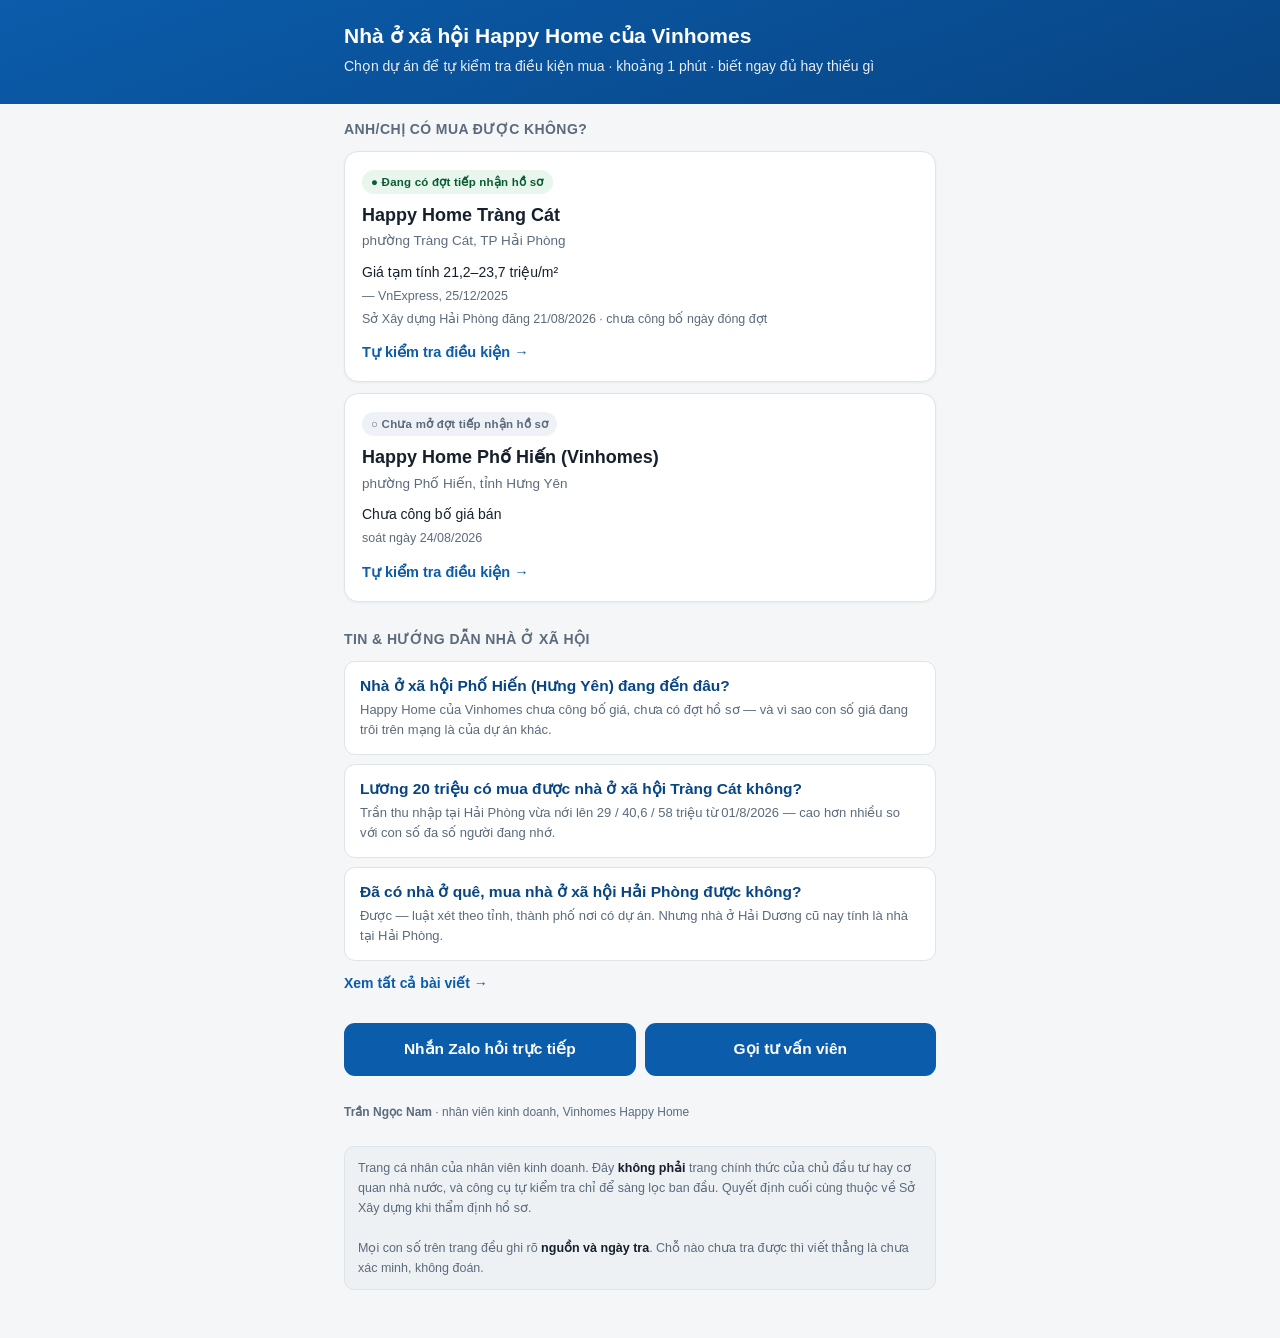
<file: index.html>
<!DOCTYPE html>
<html lang="vi">
<head>
<meta charset="UTF-8">
<meta name="viewport" content="width=device-width, initial-scale=1, viewport-fit=cover">
<title>Nhà ở xã hội Vinhomes Happy Home — tự kiểm tra điều kiện mua</title>
<meta name="description" content="Chọn dự án nhà ở xã hội Happy Home của Vinhomes ở miền Bắc và tự kiểm tra xem mình đủ điều kiện mua chưa — khoảng 1 phút. Kèm tin và hướng dẫn hồ sơ, mỗi con số ghi rõ nguồn và ngày tra.">
<meta name="robots" content="index,follow">
<link rel="canonical" href="https://ongchunoxh.com/">
<meta property="og:type" content="website">
<meta property="og:locale" content="vi_VN">
<meta property="og:url" content="https://ongchunoxh.com/">
<meta property="og:title" content="Anh/chị có mua được nhà ở xã hội Happy Home không?">
<meta property="og:description" content="Chọn dự án, trả lời vài câu trong khoảng 1 phút để biết mình đủ hay thiếu điều kiện, và còn phải làm giấy tờ nào.">
<link rel="stylesheet" href="tu-kiem-tra.css">
</head>
<body>

<header>
  <div class="wrap">
    <h1>Nhà ở xã hội Happy Home của Vinhomes</h1>
    <p>Chọn dự án để tự kiểm tra điều kiện mua · khoảng 1 phút · biết ngay đủ hay thiếu gì</p>
  </div>
</header>

<div class="wrap trangchu">

  <section class="khoi">
    <h2>Anh/chị có mua được không?</h2>

    <!-- Bản tĩnh bên dưới dành cho Google và máy không chạy JS.
         trang-chu.js vẽ đè lên bằng số liệu thật trong du-lieu.js.
         ⚠️ CỐ Ý không ghi trạng thái đợt hồ sơ ở đây — đó là thứ hay đổi,
            viết tay vào HTML là có ngày nói ngược với công cụ.
         ⚠️ Thêm dự án thứ 3: nhớ thêm một dòng <a> vào đây nữa,
            không thì dự án mới chỉ hiện với người có JS. -->
    <div id="dsDuAn">
      <a class="da" href="/trang-cat/">
        <b>Happy Home Tràng Cát</b>
        <span class="noi">phường Tràng Cát, TP Hải Phòng</span>
        <span class="di">Tự kiểm tra điều kiện →</span>
      </a>
      <a class="da" href="/pho-hien/">
        <b>Happy Home Phố Hiến (Vinhomes)</b>
        <span class="noi">phường Phố Hiến, tỉnh Hưng Yên</span>
        <span class="di">Tự kiểm tra điều kiện →</span>
      </a>
    </div>
  </section>

  <section class="khoi">
    <h2>Tin &amp; hướng dẫn nhà ở xã hội</h2>
    <div id="dsBai"></div>
    <a class="xemhet" href="/bai-viet/">Xem tất cả bài viết →</a>
  </section>

  <div class="lienhe" id="lienHe"></div>

  <footer>
    <b id="tenNV">Trần Ngọc Nam</b> · nhân viên kinh doanh, Vinhomes Happy Home
  </footer>

  <div class="disclaimer">
    Trang cá nhân của nhân viên kinh doanh. Đây <b>không phải</b> trang chính thức
    của chủ đầu tư hay cơ quan nhà nước, và công cụ tự kiểm tra chỉ để sàng lọc ban đầu.
    Quyết định cuối cùng thuộc về Sở Xây dựng khi thẩm định hồ sơ.
    <br><br>
    Mọi con số trên trang đều ghi rõ <b>nguồn và ngày tra</b>. Chỗ nào chưa tra được
    thì viết thẳng là chưa xác minh, không đoán.
  </div>
</div>

<script>
/* Trang chủ không chạy dự án nào, chỉ cần biết nhân viên nào để hiện số gọi/Zalo. */
window.TRANG = { nguoiBan:'nam' };
</script>
<script src="du-lieu.js"></script>
<script src="trang-chu.js"></script>

</body>
</html>
</file>
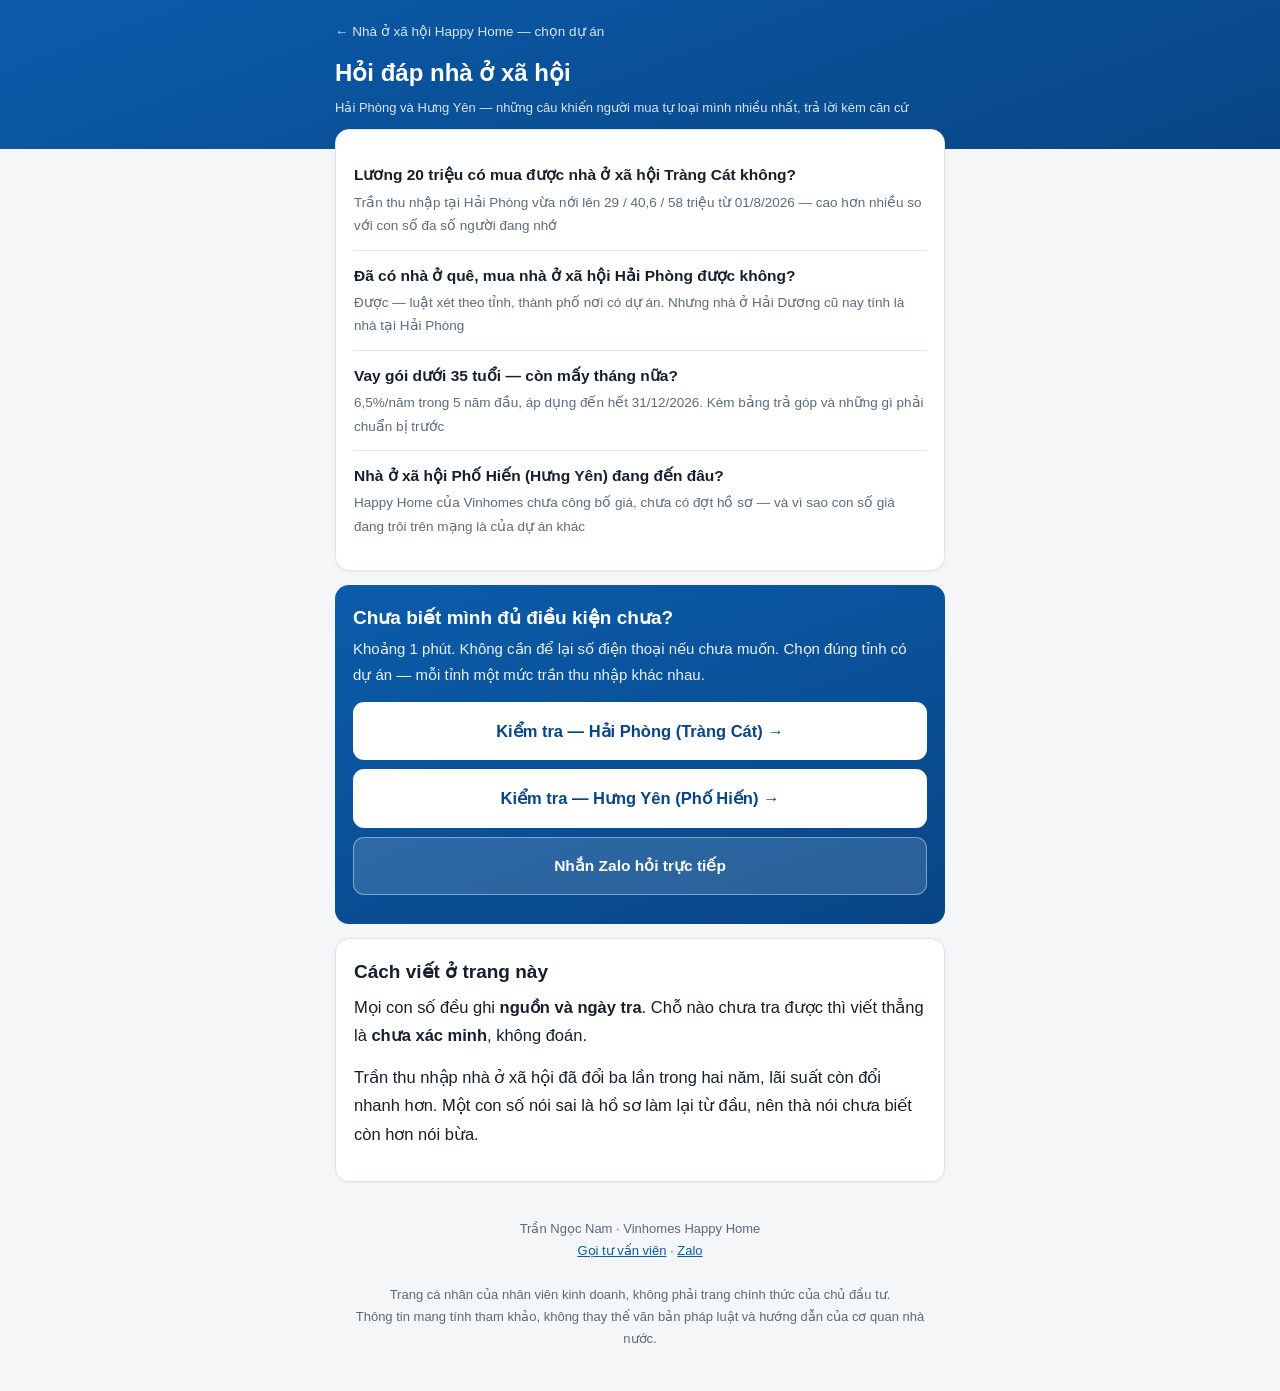
<file: bai-viet/index.html>
<!DOCTYPE html>
<html lang="vi">
<head>
<meta charset="UTF-8">
<meta name="viewport" content="width=device-width, initial-scale=1, viewport-fit=cover">
<title>Hỏi đáp nhà ở xã hội — Hải Phòng và Hưng Yên</title>
<meta name="description" content="Giải thích điều kiện mua nhà ở xã hội tại Hải Phòng và Hưng Yên: trần thu nhập, điều kiện nhà ở, gói vay ưu đãi. Mỗi con số đều ghi rõ nguồn và ngày tra.">
<meta name="robots" content="index,follow">
<link rel="canonical" href="https://ongchunoxh.com/bai-viet/">
<link rel="stylesheet" href="bai.css">
</head>
<body>

<header>
  <div class="wrap">
    <a class="home" href="/">← Nhà ở xã hội Happy Home — chọn dự án</a>
    <h1>Hỏi đáp nhà ở xã hội</h1>
    <p class="meta">Hải Phòng và Hưng Yên — những câu khiến người mua tự loại mình nhiều nhất, trả lời kèm căn cứ</p>
  </div>
</header>

<div class="wrap">

<div class="card khac">
  <a href="luong-20-trieu-mua-nha-o-xa-hoi-trang-cat.html">Lương 20 triệu có mua được nhà ở xã hội Tràng Cát không?<span>Trần thu nhập tại Hải Phòng vừa nới lên 29 / 40,6 / 58 triệu từ 01/8/2026 — cao hơn nhiều so với con số đa số người đang nhớ</span></a>
  <a href="da-co-nha-o-que-mua-nha-o-xa-hoi-hai-phong.html">Đã có nhà ở quê, mua nhà ở xã hội Hải Phòng được không?<span>Được — luật xét theo tỉnh, thành phố nơi có dự án. Nhưng nhà ở Hải Dương cũ nay tính là nhà tại Hải Phòng</span></a>
  <a href="vay-goi-duoi-35-tuoi-han-31-12-2026.html">Vay gói dưới 35 tuổi — còn mấy tháng nữa?<span>6,5%/năm trong 5 năm đầu, áp dụng đến hết 31/12/2026. Kèm bảng trả góp và những gì phải chuẩn bị trước</span></a>
  <a href="nha-o-xa-hoi-pho-hien-hung-yen.html">Nhà ở xã hội Phố Hiến (Hưng Yên) đang đến đâu?<span>Happy Home của Vinhomes chưa công bố giá, chưa có đợt hồ sơ — và vì sao con số giá đang trôi trên mạng là của dự án khác</span></a>
</div>

<div class="cta">
  <h2>Chưa biết mình đủ điều kiện chưa?</h2>
  <p>Khoảng 1 phút. Không cần để lại số điện thoại nếu chưa muốn. Chọn đúng tỉnh có dự án — mỗi tỉnh một mức trần thu nhập khác nhau.</p>
  <a class="btn" href="/trang-cat/?nv=nam&amp;n=web">Kiểm tra — Hải Phòng (Tràng Cát) →</a>
  <a class="btn" href="/pho-hien/?nv=nam&amp;n=web">Kiểm tra — Hưng Yên (Phố Hiến) →</a>
  <a class="btn ghost" href="https://zalo.me/0879388988" target="_blank" rel="noopener">Nhắn Zalo hỏi trực tiếp</a>
</div>

<div class="card">
  <h2>Cách viết ở trang này</h2>
  <p>Mọi con số đều ghi <b>nguồn và ngày tra</b>. Chỗ nào chưa tra được thì viết thẳng là <b>chưa xác minh</b>, không đoán.</p>
  <p>Trần thu nhập nhà ở xã hội đã đổi ba lần trong hai năm, lãi suất còn đổi nhanh hơn. Một con số nói sai là hồ sơ làm lại từ đầu, nên thà nói chưa biết còn hơn nói bừa.</p>
</div>

<footer>
  Trần Ngọc Nam · Vinhomes Happy Home<br>
  <a href="tel:0879388988">Gọi tư vấn viên</a> · <a href="https://zalo.me/0879388988" target="_blank" rel="noopener">Zalo</a><br><br>
  Trang cá nhân của nhân viên kinh doanh, không phải trang chính thức của chủ đầu tư.<br>
  Thông tin mang tính tham khảo, không thay thế văn bản pháp luật và hướng dẫn của cơ quan nhà nước.
</footer>

</div>
</body>
</html>
</file>
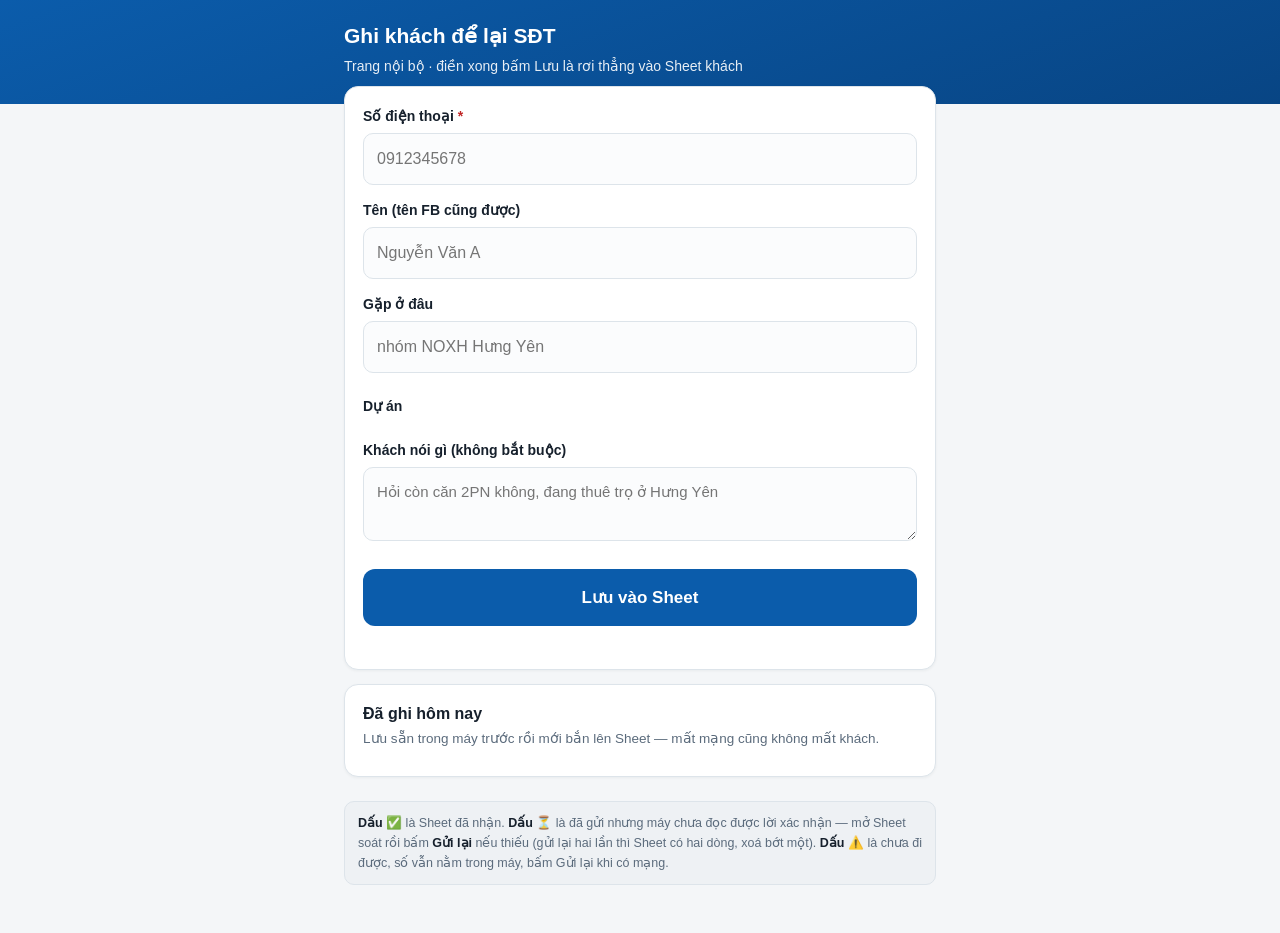
<file: ghi-khach/index.html>
<!DOCTYPE html>
<html lang="vi">
<head>
<meta charset="UTF-8">
<meta name="viewport" content="width=device-width, initial-scale=1, viewport-fit=cover">
<title>Ghi khách — nội bộ</title>
<!-- Trang nội bộ cho người bán, KHÔNG phải trang cho khách.
     noindex + robots.txt chặn + cố ý KHÔNG có trong sitemap.xml.
     Nó không chứa dữ liệu khách nào — chỉ là cái phễu đổ vào Sheet,
     đúng cái /exec vốn đã nằm công khai trong du-lieu.js, nên không hở thêm gì. -->
<meta name="robots" content="noindex,nofollow">
<link rel="stylesheet" href="/tu-kiem-tra.css">
<style>
  .card + .card{margin-top:14px}
  label{display:block;font-weight:700;font-size:14px;margin:14px 0 6px}
  label:first-of-type{margin-top:0}
  input[type=tel],input[type=text],textarea{
    width:100%;padding:12px 13px;font:inherit;font-size:16px;
    border:1.5px solid var(--line);border-radius:10px;background:#fbfcfd;color:var(--ink)}
  input:focus,textarea:focus{outline:none;border-color:var(--brand);background:#fff}
  textarea{min-height:74px;resize:vertical;font-size:15px}
  .chips{display:flex;flex-wrap:wrap;gap:7px;margin-top:8px}
  .chips button{font:inherit;font-size:13px;padding:7px 11px;border-radius:99px;cursor:pointer;
    border:1.5px solid var(--line);background:#fff;color:var(--mute)}
  .chips button.on{border-color:var(--brand);background:var(--brand);color:#fff;font-weight:700}
  .luu{width:100%;margin-top:20px;padding:15px;font:inherit;font-size:17px;font-weight:700;
    border:0;border-radius:12px;background:var(--brand);color:#fff;cursor:pointer}
  .luu:disabled{opacity:.55}
  .loi{margin-top:10px;font-size:13.5px;color:var(--bad);font-weight:700;min-height:1px}
  .dong{display:flex;gap:9px;align-items:flex-start;padding:10px 0;border-bottom:1px solid var(--line);font-size:13.5px}
  .dong:last-child{border-bottom:0}
  .dong .tt{flex:0 0 auto;font-size:15px;line-height:1.4}
  .dong .noi{flex:1 1 auto;min-width:0}
  .dong b{display:block;font-size:15px}
  .dong small{color:var(--mute);font-size:12.5px;display:block;margin-top:2px;word-break:break-word}
  .dong .lai{flex:0 0 auto;font:inherit;font-size:12.5px;font-weight:700;padding:6px 10px;
    border-radius:8px;border:1.5px solid var(--bad);color:var(--bad);background:#fff;cursor:pointer}
  .trong{color:var(--mute);font-size:13.5px;margin:0}
</style>
</head>
<body>

<header>
  <div class="wrap">
    <h1>Ghi khách để lại SĐT</h1>
    <p>Trang nội bộ · điền xong bấm Lưu là rơi thẳng vào Sheet khách</p>
  </div>
</header>

<div class="wrap">

  <div class="card">
    <label for="sdt">Số điện thoại <span style="color:var(--bad)">*</span></label>
    <input id="sdt" type="tel" inputmode="numeric" autocomplete="off" placeholder="0912345678">

    <label for="ten">Tên (tên FB cũng được)</label>
    <input id="ten" type="text" autocomplete="off" placeholder="Nguyễn Văn A">

    <label for="nguon">Gặp ở đâu</label>
    <input id="nguon" type="text" autocomplete="off" placeholder="nhóm NOXH Hưng Yên">
    <div class="chips" id="chipNguon"></div>

    <label>Dự án</label>
    <div class="chips" id="chipDuAn"></div>

    <label for="ghiChu">Khách nói gì (không bắt buộc)</label>
    <textarea id="ghiChu" placeholder="Hỏi còn căn 2PN không, đang thuê trọ ở Hưng Yên"></textarea>

    <button class="luu" id="luu">Lưu vào Sheet</button>
    <p class="loi" id="loi"></p>
  </div>

  <div class="card">
    <h2 style="font-size:16px;margin:0 0 4px">Đã ghi hôm nay</h2>
    <p class="hint" style="margin:0 0 8px">Lưu sẵn trong máy trước rồi mới bắn lên Sheet — mất mạng cũng không mất khách.</p>
    <div id="lichSu"></div>
  </div>

  <div class="disclaimer">
    <b>Dấu ✅</b> là Sheet đã nhận. <b>Dấu ⏳</b> là đã gửi nhưng máy chưa đọc được lời xác nhận —
    mở Sheet soát rồi bấm <b>Gửi lại</b> nếu thiếu (gửi lại hai lần thì Sheet có hai dòng, xoá bớt một).
    <b>Dấu ⚠️</b> là chưa đi được, số vẫn nằm trong máy, bấm Gửi lại khi có mạng.
  </div>

</div>

<script src="/du-lieu.js"></script>
<script>
/* Trang này KHÔNG tự giữ link Apps Script — nó dùng NOI_NHAN trong du-lieu.js,
   để đổi link chỉ phải sửa một chỗ. Thiếu du-lieu.js thì báo ngay, đừng im. */
var KHO = 'ghi-khach-v1';
var NGUON_SAN = ['nhóm NOXH Hưng Yên','nhóm đồng hương','bình luận bài FB','nhắn tin riêng','Zalo','người quen giới thiệu'];
var DU_AN = [['pho-hien','Phố Hiến'],['trang-cat','Tràng Cát']];
var duAnChon = 'pho-hien';

function $(id){ return document.getElementById(id); }

/* Cột "Kênh" là thứ dùng để đo cuối tháng chỗ nào ra khách. Khách gõ tay mà trộn
   chung mã với khách trang web tự đổ về là hỏng phép đo → mọi dòng ở đây gắn tiền tố "tay-". */
function maKenh(s){
  s = (s||'').normalize('NFD').replace(/[\u0300-\u036f]/g,'').replace(/đ/g,'d').replace(/Đ/g,'D')
      .toLowerCase().replace(/[^a-z0-9]+/g,'-').replace(/^-+|-+$/g,'');
  return 'tay-' + (s || 'khong-ro');
}

function veChip(oId, ds, layGiaTri, dangChon, khiBam){
  var o = $(oId); o.innerHTML = '';
  ds.forEach(function(m){
    var b = document.createElement('button');
    b.type = 'button';
    b.textContent = layGiaTri(m)[1];
    if (dangChon(layGiaTri(m)[0])) b.className = 'on';
    b.onclick = function(){ khiBam(layGiaTri(m)[0]); };
    o.appendChild(b);
  });
}

function veChipNguon(){
  veChip('chipNguon', NGUON_SAN, function(m){ return [m,m]; },
    function(v){ return $('nguon').value.trim() === v; },
    function(v){ $('nguon').value = v; veChipNguon(); });
}
function veChipDuAn(){
  veChip('chipDuAn', DU_AN, function(m){ return m; },
    function(v){ return duAnChon === v; },
    function(v){ duAnChon = v; veChipDuAn(); });
}

function doc(){ try{ return JSON.parse(localStorage.getItem(KHO) || '[]'); }catch(e){ return []; } }
function ghi(ds){ try{ localStorage.setItem(KHO, JSON.stringify(ds.slice(-50))); }catch(e){} }

function veLichSu(){
  var ds = doc().slice().reverse(), o = $('lichSu');
  if (!ds.length){ o.innerHTML = '<p class="trong">Chưa ghi khách nào.</p>'; return; }
  o.innerHTML = '';
  ds.forEach(function(m){
    var d = document.createElement('div'); d.className = 'dong';
    var tt = m.trangThai === 'ok' ? '✅' : (m.trangThai === 'ngo' ? '⏳' : '⚠️');
    var gio = new Date(m.thoiDiem);
    gio = ('0'+gio.getHours()).slice(-2) + ':' + ('0'+gio.getMinutes()).slice(-2);
    d.innerHTML = '<span class="tt">' + tt + '</span><span class="noi"><b></b><small></small></span>';
    d.querySelector('b').textContent = m.sdt + (m.ten ? ' · ' + m.ten : '');
    d.querySelector('small').textContent = gio + ' · ' + m.duAn + ' · ' + m.nguon;
    if (m.trangThai !== 'ok'){
      var b = document.createElement('button');
      b.className = 'lai'; b.type = 'button'; b.textContent = 'Gửi lại';
      b.onclick = function(){ ban(m, b); };
      d.appendChild(b);
    }
    o.appendChild(d);
  });
}

/* Gửi thật. Đọc được lời đáp thì đánh dấu chắc chắn; không đọc được thì đánh dấu NGỜ,
   tuyệt đối không báo "đã xong" cho cái mình chưa đo được. */
function ban(m, nut){
  if (typeof NOI_NHAN === 'undefined' || !NOI_NHAN){
    $('loi').textContent = 'Chưa có nơi nhận (NOI_NHAN trong du-lieu.js đang trống). Số đã lưu trong máy.';
    return;
  }
  if (nut){ nut.disabled = true; nut.textContent = 'Đang gửi…'; }
  fetch(NOI_NHAN, { method:'POST', headers:{'Content-Type':'text/plain;charset=utf-8'},
                    body: JSON.stringify(m.goi) })
    .then(function(r){ return r.json(); })
    .then(function(j){
      if (j && j.ok) { danhDau(m, 'ok', ''); }
      else           { danhDau(m, 'hong', (j && j.loi) ? ('Sheet từ chối: ' + j.loi) : 'Sheet từ chối, chưa rõ lý do'); }
    })
    .catch(function(){
      /* Trình duyệt chặn đọc lời đáp, hoặc mất mạng — hai thứ này nhìn giống hệt nhau
         từ trong đây. Nên gọi là NGỜ chứ không dám gọi là hỏng, cũng không dám gọi là xong. */
      danhDau(m, 'ngo', 'Đã gửi nhưng chưa đọc được xác nhận — mở Sheet soát giúp em.');
    });
}

function danhDau(m, tt, loi){
  var ds = doc();
  for (var i = 0; i < ds.length; i++) if (ds[i].id === m.id) ds[i].trangThai = tt;
  ghi(ds); m.trangThai = tt; veLichSu();
  $('loi').textContent = loi || '';
}

$('luu').onclick = function(){
  /* Bình luận FB hay ghi +84 / 84 / có dấu chấm cách — nắn hết về dạng 0xxxx
     trước khi soát, kẻo chặn nhầm số thật rồi anh tưởng khách gõ sai. */
  var sdt = $('sdt').value.replace(/[\s.\-()]/g,'').trim().replace(/^(?:[+]?84)/, '0');
  var ten = $('ten').value.trim();
  var nguon = $('nguon').value.trim();
  $('loi').textContent = '';

  /* Đúng luật mà Apps Script đang soát (soatDuLieu). Chặn ở đây để anh biết ngay,
     chứ để nó bay lên rồi bị chặn thì mất khách mà không ai hay. */
  if (!/^0\d{8,10}$/.test(sdt)){
    $('loi').textContent = 'Số điện thoại phải bắt đầu bằng 0 và dài 9–11 số. Đang nhập: ' + (sdt || '(trống)');
    return;
  }
  if (ten.length > 80){ $('loi').textContent = 'Tên dài quá 80 ký tự.'; return; }

  var m = {
    id: Date.now() + '-' + Math.random().toString(36).slice(2,7),
    thoiDiem: new Date().toISOString(),
    sdt: sdt, ten: ten, duAn: duAnChon, nguon: nguon || '(không ghi)',
    trangThai: 'hong',
    goi: {
      ten: ten, sdt: sdt, duAn: duAnChon,
      nhanVien: (typeof MAC_DINH !== 'undefined' && MAC_DINH.nguoiBan) ? MAC_DINH.nguoiBan : 'nam',
      nguon: maKenh(nguon),
      ketQua: 'chua-sang',      /* khách nhặt từ bình luận, chưa qua bộ tự kiểm tra */
      phanLoai: 'can-doi-chieu',
      tomTat: 'Ghi tay từ ' + (nguon || 'nguồn không ghi') + '.' + ($('ghiChu').value.trim() ? '\n' + $('ghiChu').value.trim() : ''),
      traLoi: '',
      thoiDiem: new Date().toISOString()
    }
  };

  var ds = doc(); ds.push(m); ghi(ds);   /* lưu TRƯỚC khi gửi — mạng hỏng cũng còn số */
  $('sdt').value = ''; $('ten').value = ''; $('ghiChu').value = '';
  veLichSu();
  ban(m, null);
};

veChipNguon(); veChipDuAn(); veLichSu();
if (typeof NOI_NHAN === 'undefined')
  $('loi').textContent = 'Không nạp được du-lieu.js — trang này chưa gửi đi đâu được.';
</script>

</body>
</html>
</file>
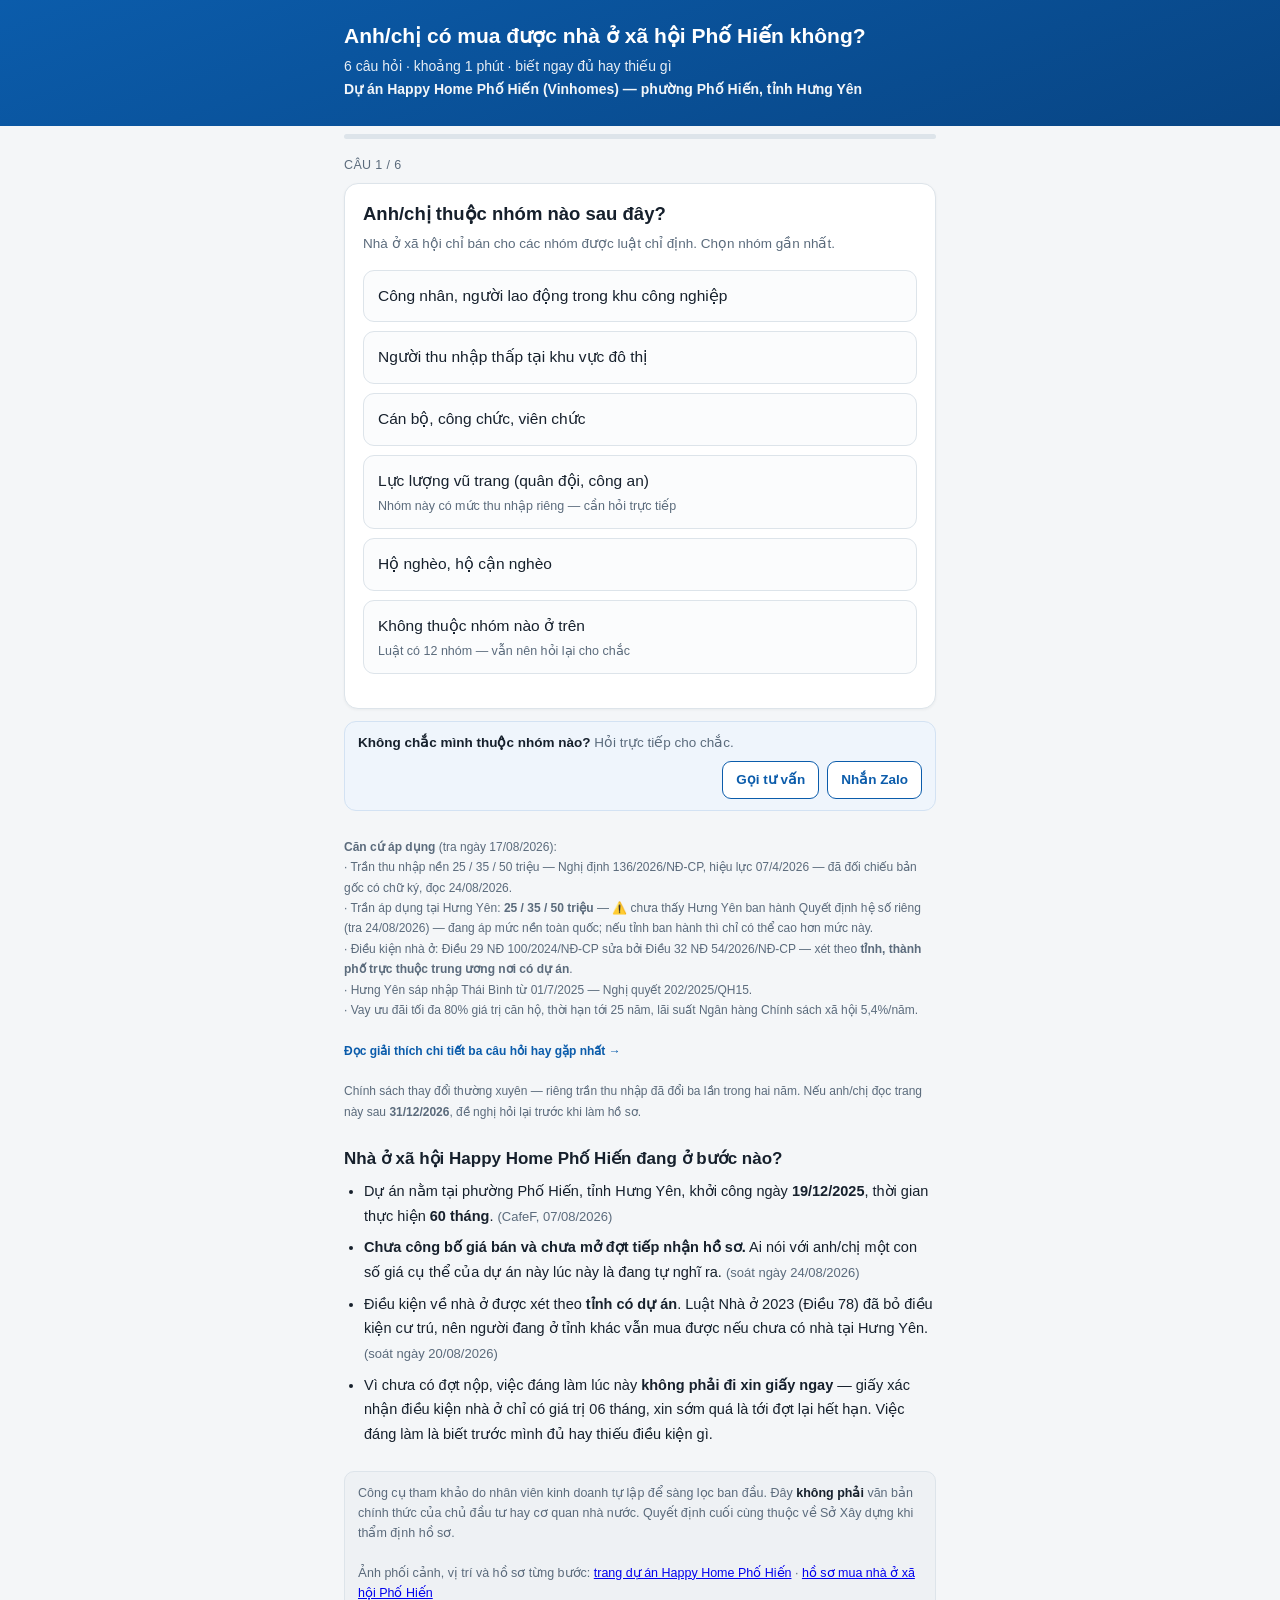
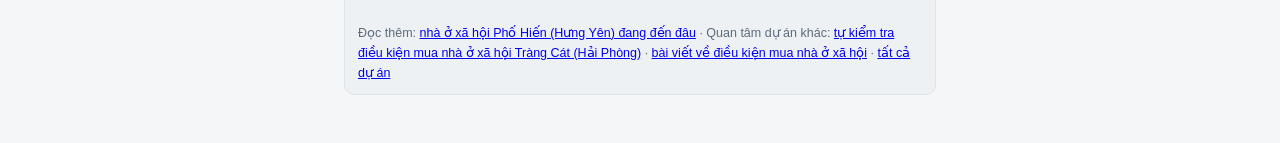
<file: pho-hien/index.html>
<!DOCTYPE html>
<html lang="vi">
<head>
<meta charset="UTF-8">
<meta name="viewport" content="width=device-width, initial-scale=1, viewport-fit=cover">
<title>Tự kiểm tra điều kiện mua nhà ở xã hội Phố Hiến (Hưng Yên)</title>
<meta name="description" content="Vài câu hỏi, khoảng 1 phút — biết ngay anh/chị có đủ điều kiện mua nhà ở xã hội Happy Home Phố Hiến (Hưng Yên) hay chưa, thiếu gì và phải chuẩn bị giấy tờ nào trước khi có đợt nhận hồ sơ.">
<meta name="robots" content="index,follow">
<link rel="canonical" href="https://ongchunoxh.com/pho-hien/">
<meta property="og:type" content="website">
<meta property="og:locale" content="vi_VN">
<meta property="og:url" content="https://ongchunoxh.com/pho-hien/">
<meta property="og:title" content="Anh/chị có mua được nhà ở xã hội Phố Hiến không?">
<meta property="og:description" content="Dự án chưa mở đợt nhận hồ sơ. Kiểm tra trước xem mình đủ hay thiếu điều kiện, để lúc có lịch tiếp nhận là nộp được ngay.">
<link rel="stylesheet" href="../tu-kiem-tra.css">
<style>
  .gioithieu{margin-top:26px;font-size:14.5px;line-height:1.7;color:var(--ink)}
  .gioithieu h2{font-size:17px;margin:0 0 8px}
  .gioithieu ul{margin:0;padding-left:20px}
  .gioithieu li{margin-bottom:7px}
  .gioithieu .nguon{color:var(--mute);font-size:13px}
</style>
</head>
<body>

<header>
  <div class="wrap">
    <h1>Anh/chị có mua được nhà ở xã hội Phố Hiến không?</h1>
    <p><span id="soCau">6 câu hỏi</span> · khoảng 1 phút · biết ngay đủ hay thiếu gì</p>
    <p id="tenDuAn" style="font-weight:600;opacity:.95"></p>
  </div>
</header>

<div class="wrap">
  <div class="bar"><i id="bar"></i></div>
  <div id="app"></div>

  <footer id="canCu"></footer>

  <section class="gioithieu">
    <h2>Nhà ở xã hội Happy Home Phố Hiến đang ở bước nào?</h2>
    <ul>
      <li>Dự án nằm tại phường Phố Hiến, tỉnh Hưng Yên, khởi công ngày <b>19/12/2025</b>,
          thời gian thực hiện <b>60 tháng</b>.
          <span class="nguon">(CafeF, 07/08/2026)</span></li>
      <li><b>Chưa công bố giá bán và chưa mở đợt tiếp nhận hồ sơ.</b>
          Ai nói với anh/chị một con số giá cụ thể của dự án này lúc này là đang tự nghĩ ra.
          <span class="nguon">(soát ngày 24/08/2026)</span></li>
      <li>Điều kiện về nhà ở được xét theo <b>tỉnh có dự án</b>. Luật Nhà ở 2023 (Điều 78)
          đã bỏ điều kiện cư trú, nên người đang ở tỉnh khác vẫn mua được nếu chưa có nhà tại Hưng Yên.
          <span class="nguon">(soát ngày 20/08/2026)</span></li>
      <li>Vì chưa có đợt nộp, việc đáng làm lúc này <b>không phải đi xin giấy ngay</b> —
          giấy xác nhận điều kiện nhà ở chỉ có giá trị 06 tháng, xin sớm quá là tới đợt lại hết hạn.
          Việc đáng làm là biết trước mình đủ hay thiếu điều kiện gì.</li>
    </ul>
  </section>

  <div class="disclaimer">
    Công cụ tham khảo do nhân viên kinh doanh tự lập để sàng lọc ban đầu.
    Đây <b>không phải</b> văn bản chính thức của chủ đầu tư hay cơ quan nhà nước.
    Quyết định cuối cùng thuộc về Sở Xây dựng khi thẩm định hồ sơ.
    <br><br>
    Ảnh phối cảnh, vị trí và hồ sơ từng bước: <a href="https://phohienhappyhome.com/">trang dự án Happy Home Phố Hiến</a>
    · <a href="https://phohienhappyhome.com/ho-so/">hồ sơ mua nhà ở xã hội Phố Hiến</a>
    <br><br>
    Đọc thêm: <a href="/bai-viet/nha-o-xa-hoi-pho-hien-hung-yen.html">nhà ở xã hội Phố Hiến (Hưng Yên) đang đến đâu</a>
    · Quan tâm dự án khác: <a href="/trang-cat/">tự kiểm tra điều kiện mua nhà ở xã hội Tràng Cát (Hải Phòng)</a>
    · <a href="/bai-viet/">bài viết về điều kiện mua nhà ở xã hội</a>
    · <a href="/">tất cả dự án</a>
  </div>
</div>

<script>
/* Trang này chạy dự án nào — khai TRƯỚC khi nạp tu-kiem-tra.js.
   Cùng một bộ mã với trang Tràng Cát; đổi dự án = đổi đúng dòng dưới đây. */
window.TRANG = { duAn:'pho-hien', nguoiBan:'nam' };
</script>
<script src="../du-lieu.js"></script>
<script src="../tu-kiem-tra.js"></script>

</body>
</html>
</file>
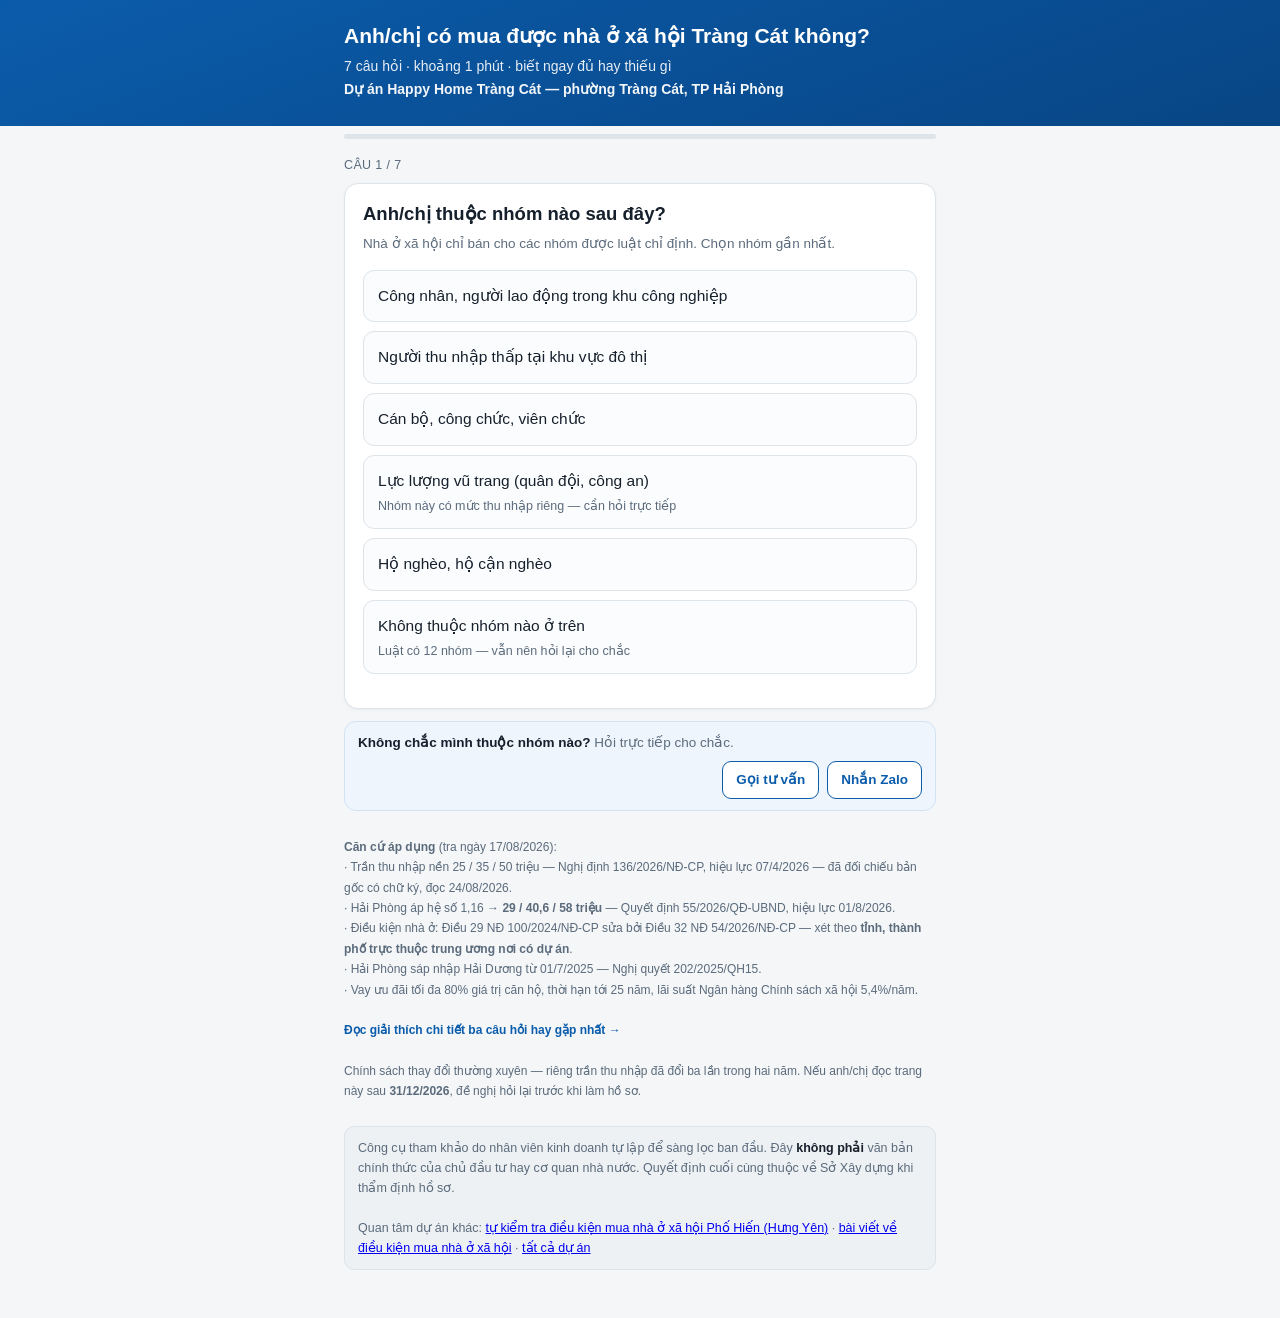
<file: trang-cat/index.html>
<!DOCTYPE html>
<html lang="vi">
<head>
<meta charset="UTF-8">
<meta name="viewport" content="width=device-width, initial-scale=1, viewport-fit=cover">
<title>Tự kiểm tra điều kiện mua nhà ở xã hội Tràng Cát (Hải Phòng)</title>
<meta name="description" content="Vài câu hỏi, khoảng 1 phút — biết ngay anh/chị có đủ điều kiện mua nhà ở xã hội Happy Home Tràng Cát hay chưa, thiếu gì và phải làm giấy tờ nào.">
<meta name="robots" content="index,follow">
<link rel="canonical" href="https://ongchunoxh.com/trang-cat/">
<meta property="og:type" content="website">
<meta property="og:locale" content="vi_VN">
<meta property="og:url" content="https://ongchunoxh.com/trang-cat/">
<meta property="og:title" content="Anh/chị có mua được nhà ở xã hội Tràng Cát không?">
<meta property="og:description" content="Trả lời vài câu hỏi trong khoảng 1 phút để biết mình đủ hay thiếu điều kiện, và còn phải làm giấy tờ nào.">
<link rel="stylesheet" href="../tu-kiem-tra.css">
</head>
<body>

<header>
  <div class="wrap">
    <h1>Anh/chị có mua được nhà ở xã hội Tràng Cát không?</h1>
    <p><span id="soCau">7 câu hỏi</span> · khoảng 1 phút · biết ngay đủ hay thiếu gì</p>
    <p id="tenDuAn" style="font-weight:600;opacity:.95"></p>
  </div>
</header>

<div class="wrap">
  <div class="bar"><i id="bar"></i></div>
  <div id="app"></div>

  <footer id="canCu"></footer>

  <div class="disclaimer">
    Công cụ tham khảo do nhân viên kinh doanh tự lập để sàng lọc ban đầu.
    Đây <b>không phải</b> văn bản chính thức của chủ đầu tư hay cơ quan nhà nước.
    Quyết định cuối cùng thuộc về Sở Xây dựng khi thẩm định hồ sơ.
    <br><br>
    Quan tâm dự án khác: <a href="/pho-hien/">tự kiểm tra điều kiện mua nhà ở xã hội Phố Hiến (Hưng Yên)</a>
    · <a href="/bai-viet/">bài viết về điều kiện mua nhà ở xã hội</a>
    · <a href="/">tất cả dự án</a>
  </div>
</div>

<script>
/* Trang này chạy dự án nào — khai TRƯỚC khi nạp tu-kiem-tra.js.
   Cùng một bộ mã chạy cho mọi dự án; đổi dự án = đổi đúng dòng dưới đây. */
window.TRANG = { duAn:'trang-cat', nguoiBan:'nam' };
</script>
<script src="../du-lieu.js"></script>
<script src="../tu-kiem-tra.js"></script>

</body>
</html>
</file>
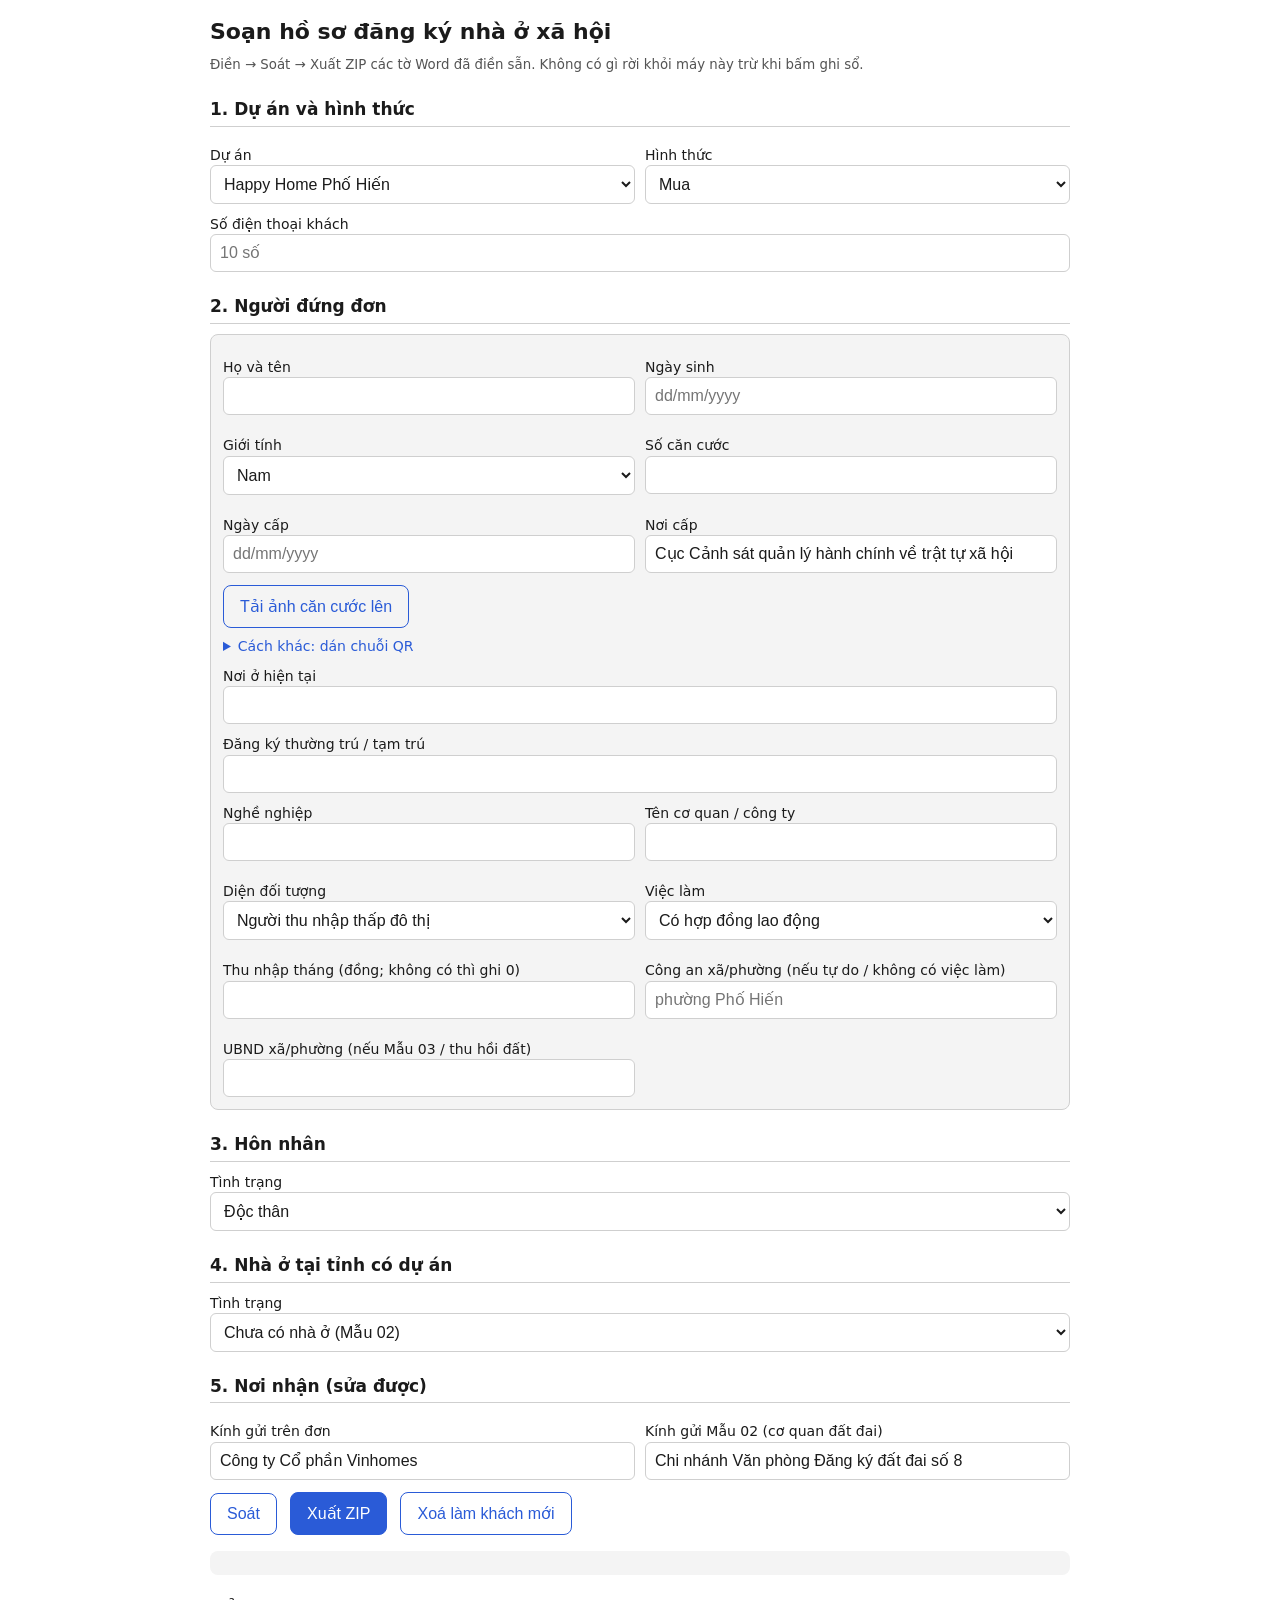
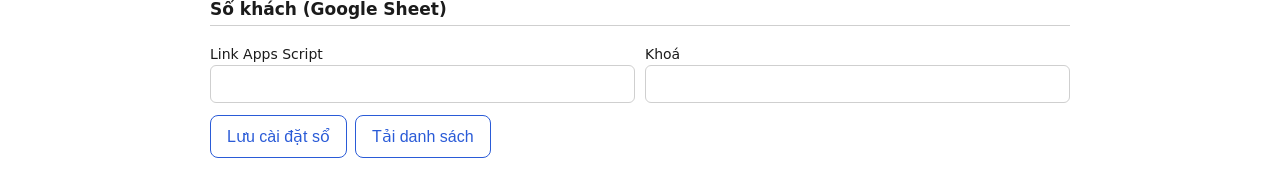
<file: r/5of71pga5egn/index.html>
<!DOCTYPE html>
<html lang="vi">
<head>
<meta charset="utf-8">
<meta name="viewport" content="width=device-width, initial-scale=1">
<meta name="robots" content="noindex,nofollow">
<title>Soạn hồ sơ NOXH</title>
<style>
  :root { --nen: #fff; --chu: #1b1b1b; --vien: #cfcfcf; --nhan: #2a5bd7; --loi: #b00020; --xam: #f4f4f4; }
  @media (prefers-color-scheme: dark) { :root:not([data-theme="light"]) { --nen: #151515; --chu: #eee; --vien: #444; --xam: #222; } }
  body { margin: 0; padding: 16px; background: var(--nen); color: var(--chu); font: 16px/1.45 system-ui, Segoe UI, Arial, sans-serif; max-width: 860px; margin-inline: auto; }
  h1 { font-size: 22px; margin: 0 0 4px; } h2 { font-size: 17px; margin: 22px 0 8px; border-bottom: 1px solid var(--vien); padding-bottom: 4px; }
  label { display: block; font-size: 14px; margin-top: 10px; } input, select { width: 100%; box-sizing: border-box; padding: 9px; font-size: 16px; border: 1px solid var(--vien); border-radius: 6px; background: var(--nen); color: var(--chu); }
  .hang { display: grid; grid-template-columns: 1fr 1fr; gap: 10px; } @media (max-width: 560px) { .hang { grid-template-columns: 1fr; } }
  .nguoi { border: 1px solid var(--vien); border-radius: 8px; padding: 12px; margin-top: 10px; background: var(--xam); }
  button { padding: 11px 16px; font-size: 16px; border-radius: 8px; border: 1px solid var(--nhan); background: var(--nhan); color: #fff; cursor: pointer; margin: 12px 8px 0 0; }
  button.phu { background: transparent; color: var(--nhan); }
  #ketQua { margin-top: 16px; padding: 12px; border-radius: 8px; background: var(--xam); white-space: pre-wrap; }
  #daiNhap { margin-top: 12px; padding: 12px; border: 2px solid var(--nhan); border-radius: 8px; }
  .loi { color: var(--loi); } .an { display: none; } small { opacity: .75; }
  .cachKhac { margin-top: 8px; font-size: 14px; } .cachKhac summary { cursor: pointer; color: var(--nhan); }
  .cachKhac small { display: block; margin: 6px 0 4px; }
  video { width: 100%; max-height: 60vh; background: #000; border-radius: 8px; }
</style>
</head>
<body>
<h1>Soạn hồ sơ đăng ký nhà ở xã hội</h1>
<small>Điền → Soát → Xuất ZIP các tờ Word đã điền sẵn. Không có gì rời khỏi máy này trừ khi bấm ghi sổ.</small>
<div id="daiNhap" class="an">Đang có bản nháp của <b id="daiNhap_ten"></b> lưu lúc <span id="daiNhap_luc"></span>
  <br><button id="nutTiepTuc" type="button">Tiếp tục</button><button id="nutKhachMoi" type="button" class="phu">Khách mới</button></div>

<h2>1. Dự án và hình thức</h2>
<div class="hang">
  <label>Dự án <select id="duAn"></select></label>
  <label>Hình thức <select id="hinhThuc"><option value="mua">Mua</option><option value="thue-mua">Thuê mua</option><option value="thue">Thuê</option></select></label>
</div>
<label>Số điện thoại khách <input id="sdt" inputmode="numeric" placeholder="10 số"></label>

<h2>2. Người đứng đơn</h2>
<div id="khoi_dd" class="nguoi"></div>

<h2>3. Hôn nhân</h2>
<label>Tình trạng <select id="honNhan"><option value="doc-than">Độc thân</option><option value="doc-than-nuoi-con">Độc thân nuôi con dưới 18 tuổi</option><option value="ket-hon">Đã kết hôn</option></select></label>
<div id="khoi_kh" class="an">
  <label>Số đăng ký kết hôn <input id="soDangKyKetHon"></label>
  <h2>3b. Vợ / chồng</h2>
  <div id="khoi_vc" class="nguoi"></div>
</div>

<h2>4. Nhà ở tại tỉnh có dự án</h2>
<label>Tình trạng <select id="nhaO"><option value="chua-co">Chưa có nhà ở (Mẫu 02)</option><option value="duoi-15m2">Có nhà nhưng dưới 15 m²/người (Mẫu 03)</option><option value="xa-noi-lam">Có nhà nhưng xa nơi làm việc</option></select></label>
<div id="khoi_n15" class="an hang">
  <label>Số Giấy chứng nhận <input id="n15_gcnSo"></label>
  <label>Diện tích sàn (m²) <input id="n15_dienTichSan" inputmode="decimal"></label>
  <label>Số người trong hộ <input id="n15_soNguoi" inputmode="numeric"></label>
</div>
<div id="khoi_nx" class="an hang">
  <label>Địa chỉ nhà đang có <input id="nx_diaChiNhaDangCo"></label>
  <label>Xã/phường nơi làm việc <input id="nx_xaNoiLamViec"></label>
  <label>Xã/phường nơi có dự án (trống = để dòng chấm viết tay) <input id="nx_xaDuAn"></label>
</div>

<h2>5. Nơi nhận (sửa được)</h2>
<div class="hang">
  <label>Kính gửi trên đơn <input id="kinhGuiDon"></label>
  <label>Kính gửi Mẫu 02 (cơ quan đất đai) <input id="kinhGuiMau02"></label>
</div>

<button id="nutSoat" class="phu">Soát</button>
<button id="nutXuat">Xuất ZIP</button>
<button id="nutXoa" class="phu">Xoá làm khách mới</button>
<div id="ketQua"></div>
<div id="khungQR" class="an"><video id="videoQR" playsinline muted></video>
  <button id="nutChupQR" type="button">Chụp lấy về đọc kỹ</button><button id="nutDongQR" type="button" class="phu">Đóng camera</button></div>

<script src="thu-vien/pizzip.js"></script>
<script src="thu-vien/docxtemplater.js"></script>
<script src="thu-vien/jszip.min.js"></script>
<script src="cai-dat.js"></script>
<script src="mau.js"></script>
<script src="soan.js"></script>
<script src="thu-vien/zxing-reader.js"></script>
<script src="thu-vien/zxing-wasm-b64.js"></script>
<script src="quet-qr.js"></script>
<script src="so-khach.js"></script>
<script src="giao-dien.js"></script>
</body>
</html>
</file>
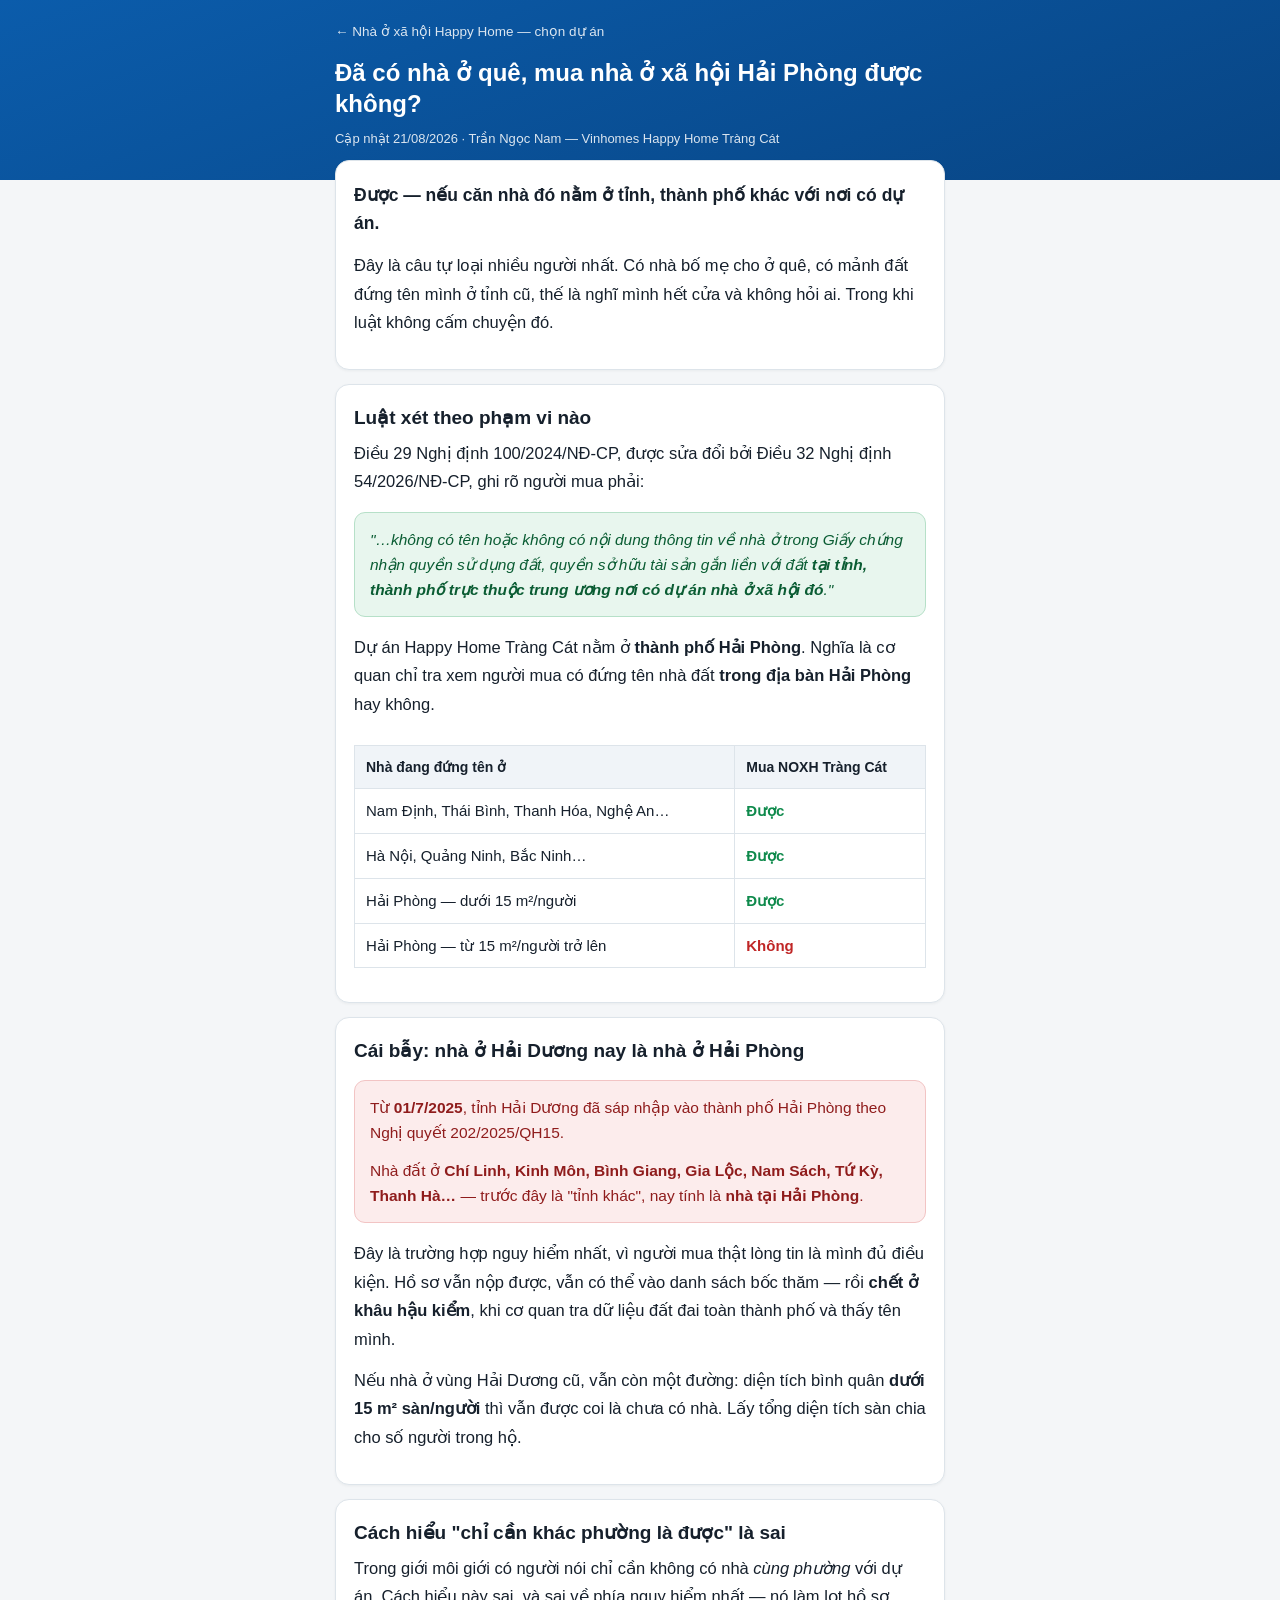
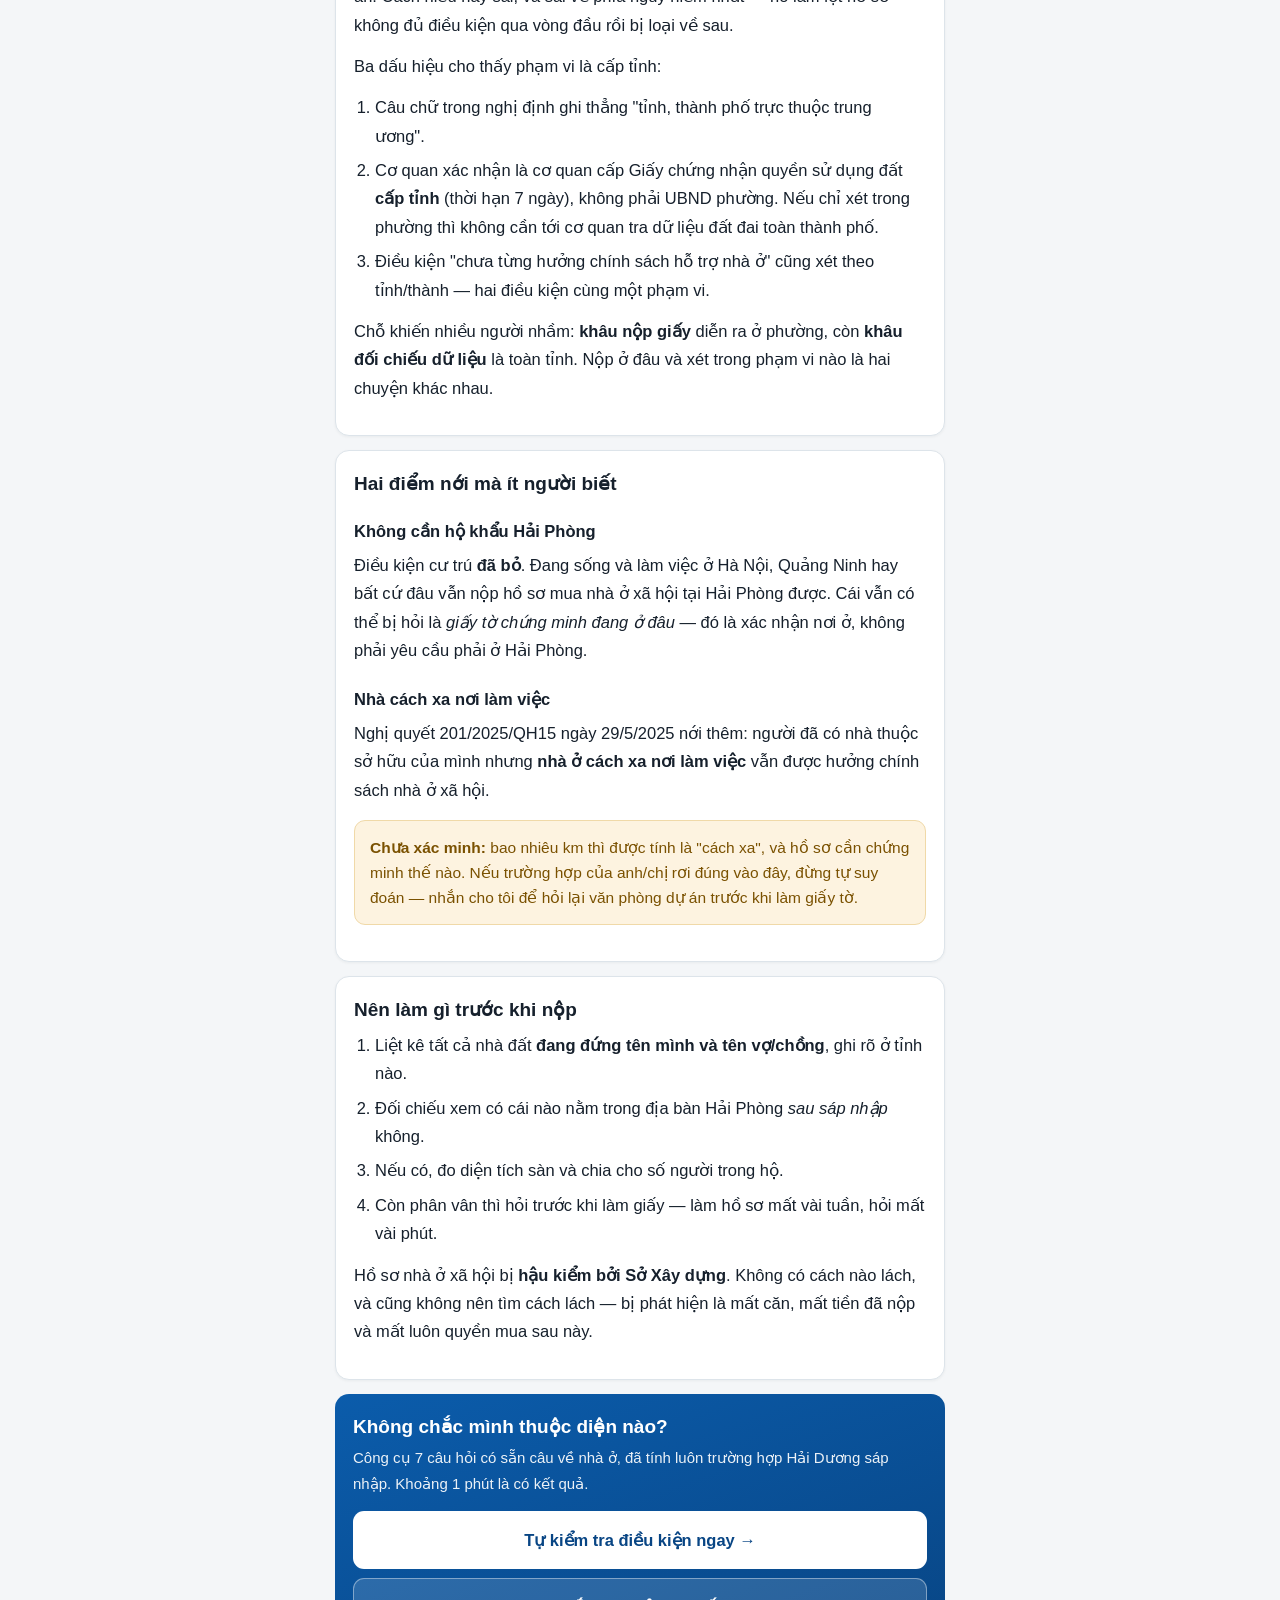
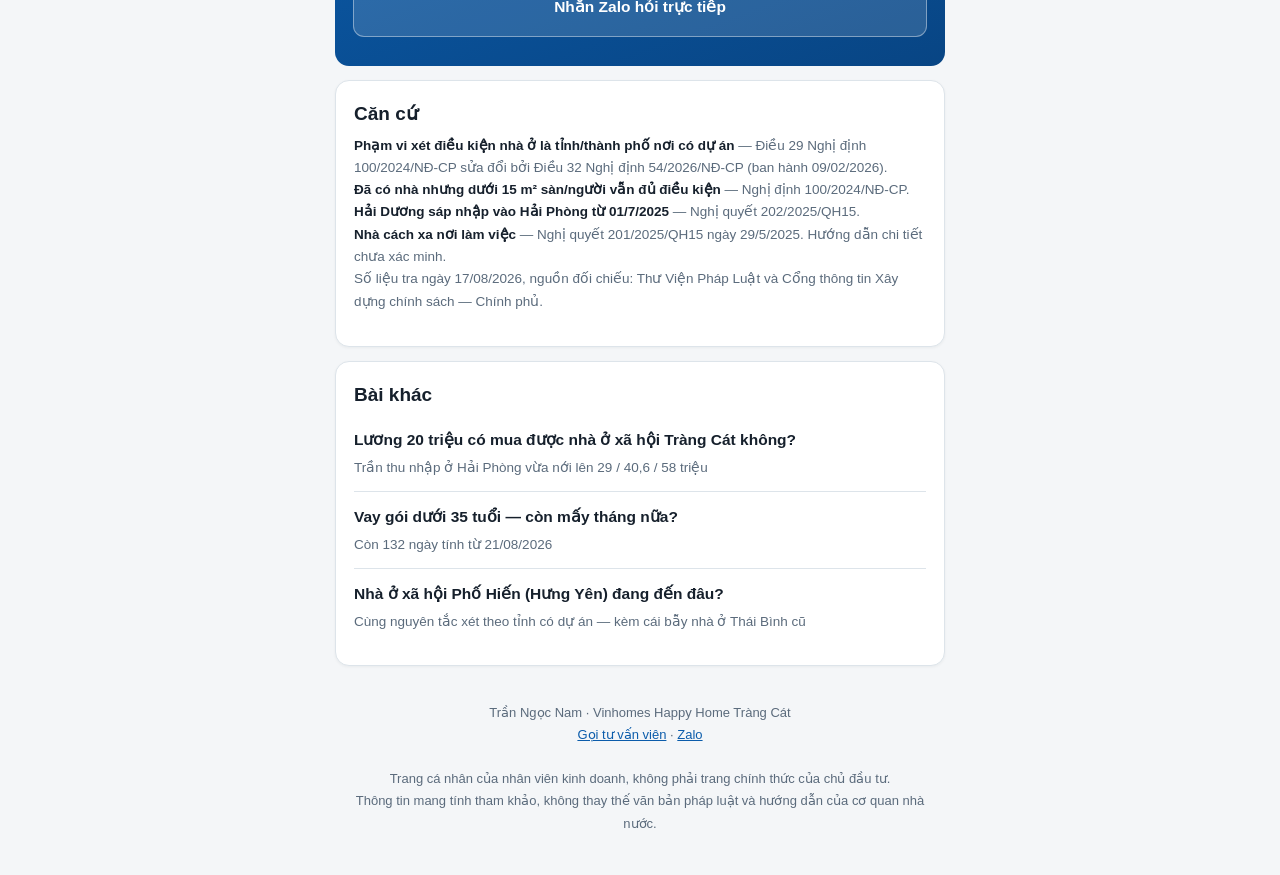
<file: bai-viet/da-co-nha-o-que-mua-nha-o-xa-hoi-hai-phong.html>
<!DOCTYPE html>
<html lang="vi">
<head>
<meta charset="UTF-8">
<meta name="viewport" content="width=device-width, initial-scale=1, viewport-fit=cover">
<title>Đã có nhà ở quê, mua nhà ở xã hội Hải Phòng được không?</title>
<meta name="description" content="Được — điều kiện nhà ở xét theo tỉnh, thành phố nơi có dự án, không phải toàn quốc. Nhưng có một trường hợp khiến nhiều người Hải Dương trượt hồ sơ mà không biết trước.">
<meta name="robots" content="index,follow">
<link rel="canonical" href="https://ongchunoxh.com/bai-viet/da-co-nha-o-que-mua-nha-o-xa-hoi-hai-phong.html">
<link rel="stylesheet" href="bai.css">
</head>
<body>

<header>
  <div class="wrap">
    <a class="home" href="/">← Nhà ở xã hội Happy Home — chọn dự án</a>
    <h1>Đã có nhà ở quê, mua nhà ở xã hội Hải Phòng được không?</h1>
    <p class="meta">Cập nhật 21/08/2026 · Trần Ngọc Nam — Vinhomes Happy Home Tràng Cát</p>
  </div>
</header>

<div class="wrap">

<div class="card">
  <p class="lead">Được — nếu căn nhà đó nằm ở <b>tỉnh, thành phố khác</b> với nơi có dự án.</p>
  <p>Đây là câu tự loại nhiều người nhất. Có nhà bố mẹ cho ở quê, có mảnh đất đứng tên mình ở tỉnh cũ, thế là nghĩ mình hết cửa và không hỏi ai. Trong khi luật không cấm chuyện đó.</p>
</div>

<div class="card">
  <h2>Luật xét theo phạm vi nào</h2>
  <p>Điều 29 Nghị định 100/2024/NĐ-CP, được sửa đổi bởi Điều 32 Nghị định 54/2026/NĐ-CP, ghi rõ người mua phải:</p>
  <div class="box b-ok">
    <p><i>"…không có tên hoặc không có nội dung thông tin về nhà ở trong Giấy chứng nhận quyền sử dụng đất, quyền sở hữu tài sản gắn liền với đất <b>tại tỉnh, thành phố trực thuộc trung ương nơi có dự án nhà ở xã hội đó</b>."</i></p>
  </div>
  <p>Dự án Happy Home Tràng Cát nằm ở <b>thành phố Hải Phòng</b>. Nghĩa là cơ quan chỉ tra xem người mua có đứng tên nhà đất <b>trong địa bàn Hải Phòng</b> hay không.</p>

  <div class="scroll">
  <table>
    <tr><th>Nhà đang đứng tên ở</th><th>Mua NOXH Tràng Cát</th></tr>
    <tr><td>Nam Định, Thái Bình, Thanh Hóa, Nghệ An…</td><td class="num" style="color:#0f8a4c">Được</td></tr>
    <tr><td>Hà Nội, Quảng Ninh, Bắc Ninh…</td><td class="num" style="color:#0f8a4c">Được</td></tr>
    <tr><td>Hải Phòng — dưới 15 m²/người</td><td class="num" style="color:#0f8a4c">Được</td></tr>
    <tr><td>Hải Phòng — từ 15 m²/người trở lên</td><td class="num" style="color:#c02626">Không</td></tr>
  </table>
  </div>
</div>

<div class="card">
  <h2>Cái bẫy: nhà ở Hải Dương nay là nhà ở Hải Phòng</h2>
  <div class="box b-bad">
    <p>Từ <b>01/7/2025</b>, tỉnh Hải Dương đã sáp nhập vào thành phố Hải Phòng theo Nghị quyết 202/2025/QH15.</p>
    <p>Nhà đất ở <b>Chí Linh, Kinh Môn, Bình Giang, Gia Lộc, Nam Sách, Tứ Kỳ, Thanh Hà…</b> — trước đây là "tỉnh khác", nay tính là <b>nhà tại Hải Phòng</b>.</p>
  </div>
  <p>Đây là trường hợp nguy hiểm nhất, vì người mua thật lòng tin là mình đủ điều kiện. Hồ sơ vẫn nộp được, vẫn có thể vào danh sách bốc thăm — rồi <b>chết ở khâu hậu kiểm</b>, khi cơ quan tra dữ liệu đất đai toàn thành phố và thấy tên mình.</p>
  <p>Nếu nhà ở vùng Hải Dương cũ, vẫn còn một đường: diện tích bình quân <b>dưới 15 m² sàn/người</b> thì vẫn được coi là chưa có nhà. Lấy tổng diện tích sàn chia cho số người trong hộ.</p>
</div>

<div class="card">
  <h2>Cách hiểu "chỉ cần khác phường là được" là sai</h2>
  <p>Trong giới môi giới có người nói chỉ cần không có nhà <i>cùng phường</i> với dự án. Cách hiểu này sai, và sai về phía nguy hiểm nhất — nó làm lọt hồ sơ không đủ điều kiện qua vòng đầu rồi bị loại về sau.</p>
  <p>Ba dấu hiệu cho thấy phạm vi là cấp tỉnh:</p>
  <ol>
    <li>Câu chữ trong nghị định ghi thẳng "tỉnh, thành phố trực thuộc trung ương".</li>
    <li>Cơ quan xác nhận là cơ quan cấp Giấy chứng nhận quyền sử dụng đất <b>cấp tỉnh</b> (thời hạn 7 ngày), không phải UBND phường. Nếu chỉ xét trong phường thì không cần tới cơ quan tra dữ liệu đất đai toàn thành phố.</li>
    <li>Điều kiện "chưa từng hưởng chính sách hỗ trợ nhà ở" cũng xét theo tỉnh/thành — hai điều kiện cùng một phạm vi.</li>
  </ol>
  <p>Chỗ khiến nhiều người nhầm: <b>khâu nộp giấy</b> diễn ra ở phường, còn <b>khâu đối chiếu dữ liệu</b> là toàn tỉnh. Nộp ở đâu và xét trong phạm vi nào là hai chuyện khác nhau.</p>
</div>

<div class="card">
  <h2>Hai điểm nới mà ít người biết</h2>
  <h3>Không cần hộ khẩu Hải Phòng</h3>
  <p>Điều kiện cư trú <b>đã bỏ</b>. Đang sống và làm việc ở Hà Nội, Quảng Ninh hay bất cứ đâu vẫn nộp hồ sơ mua nhà ở xã hội tại Hải Phòng được. Cái vẫn có thể bị hỏi là <i>giấy tờ chứng minh đang ở đâu</i> — đó là xác nhận nơi ở, không phải yêu cầu phải ở Hải Phòng.</p>
  <h3>Nhà cách xa nơi làm việc</h3>
  <p>Nghị quyết 201/2025/QH15 ngày 29/5/2025 nới thêm: người đã có nhà thuộc sở hữu của mình nhưng <b>nhà ở cách xa nơi làm việc</b> vẫn được hưởng chính sách nhà ở xã hội.</p>
  <div class="box b-warn">
    <p><b>Chưa xác minh:</b> bao nhiêu km thì được tính là "cách xa", và hồ sơ cần chứng minh thế nào. Nếu trường hợp của anh/chị rơi đúng vào đây, đừng tự suy đoán — nhắn cho tôi để hỏi lại văn phòng dự án trước khi làm giấy tờ.</p>
  </div>
</div>

<div class="card">
  <h2>Nên làm gì trước khi nộp</h2>
  <ol>
    <li>Liệt kê tất cả nhà đất <b>đang đứng tên mình và tên vợ/chồng</b>, ghi rõ ở tỉnh nào.</li>
    <li>Đối chiếu xem có cái nào nằm trong địa bàn Hải Phòng <i>sau sáp nhập</i> không.</li>
    <li>Nếu có, đo diện tích sàn và chia cho số người trong hộ.</li>
    <li>Còn phân vân thì hỏi trước khi làm giấy — làm hồ sơ mất vài tuần, hỏi mất vài phút.</li>
  </ol>
  <p>Hồ sơ nhà ở xã hội bị <b>hậu kiểm bởi Sở Xây dựng</b>. Không có cách nào lách, và cũng không nên tìm cách lách — bị phát hiện là mất căn, mất tiền đã nộp và mất luôn quyền mua sau này.</p>
</div>

<div class="cta">
  <h2>Không chắc mình thuộc diện nào?</h2>
  <p>Công cụ 7 câu hỏi có sẵn câu về nhà ở, đã tính luôn trường hợp Hải Dương sáp nhập. Khoảng 1 phút là có kết quả.</p>
  <a class="btn" href="/trang-cat/?nv=nam&amp;n=web">Tự kiểm tra điều kiện ngay →</a>
  <a class="btn ghost" href="https://zalo.me/0879388988" target="_blank" rel="noopener">Nhắn Zalo hỏi trực tiếp</a>
</div>

<div class="card">
  <h2>Căn cứ</h2>
  <p class="nguon">
    <b>Phạm vi xét điều kiện nhà ở là tỉnh/thành phố nơi có dự án</b> — Điều 29 Nghị định 100/2024/NĐ-CP sửa đổi bởi Điều 32 Nghị định 54/2026/NĐ-CP (ban hành 09/02/2026).<br>
    <b>Đã có nhà nhưng dưới 15 m² sàn/người vẫn đủ điều kiện</b> — Nghị định 100/2024/NĐ-CP.<br>
    <b>Hải Dương sáp nhập vào Hải Phòng từ 01/7/2025</b> — Nghị quyết 202/2025/QH15.<br>
    <b>Nhà cách xa nơi làm việc</b> — Nghị quyết 201/2025/QH15 ngày 29/5/2025. Hướng dẫn chi tiết chưa xác minh.<br>
    Số liệu tra ngày 17/08/2026, nguồn đối chiếu: Thư Viện Pháp Luật và Cổng thông tin Xây dựng chính sách — Chính phủ.
  </p>
</div>

<div class="card khac">
  <h2>Bài khác</h2>
  <a href="luong-20-trieu-mua-nha-o-xa-hoi-trang-cat.html">Lương 20 triệu có mua được nhà ở xã hội Tràng Cát không?<span>Trần thu nhập ở Hải Phòng vừa nới lên 29 / 40,6 / 58 triệu</span></a>
  <a href="vay-goi-duoi-35-tuoi-han-31-12-2026.html">Vay gói dưới 35 tuổi — còn mấy tháng nữa?<span>Còn 132 ngày tính từ 21/08/2026</span></a>
  <a href="nha-o-xa-hoi-pho-hien-hung-yen.html">Nhà ở xã hội Phố Hiến (Hưng Yên) đang đến đâu?<span>Cùng nguyên tắc xét theo tỉnh có dự án — kèm cái bẫy nhà ở Thái Bình cũ</span></a>
</div>

<footer>
  Trần Ngọc Nam · Vinhomes Happy Home Tràng Cát<br>
  <a href="tel:0879388988">Gọi tư vấn viên</a> · <a href="https://zalo.me/0879388988" target="_blank" rel="noopener">Zalo</a><br><br>
  Trang cá nhân của nhân viên kinh doanh, không phải trang chính thức của chủ đầu tư.<br>
  Thông tin mang tính tham khảo, không thay thế văn bản pháp luật và hướng dẫn của cơ quan nhà nước.
</footer>

</div>
</body>
</html>
</file>
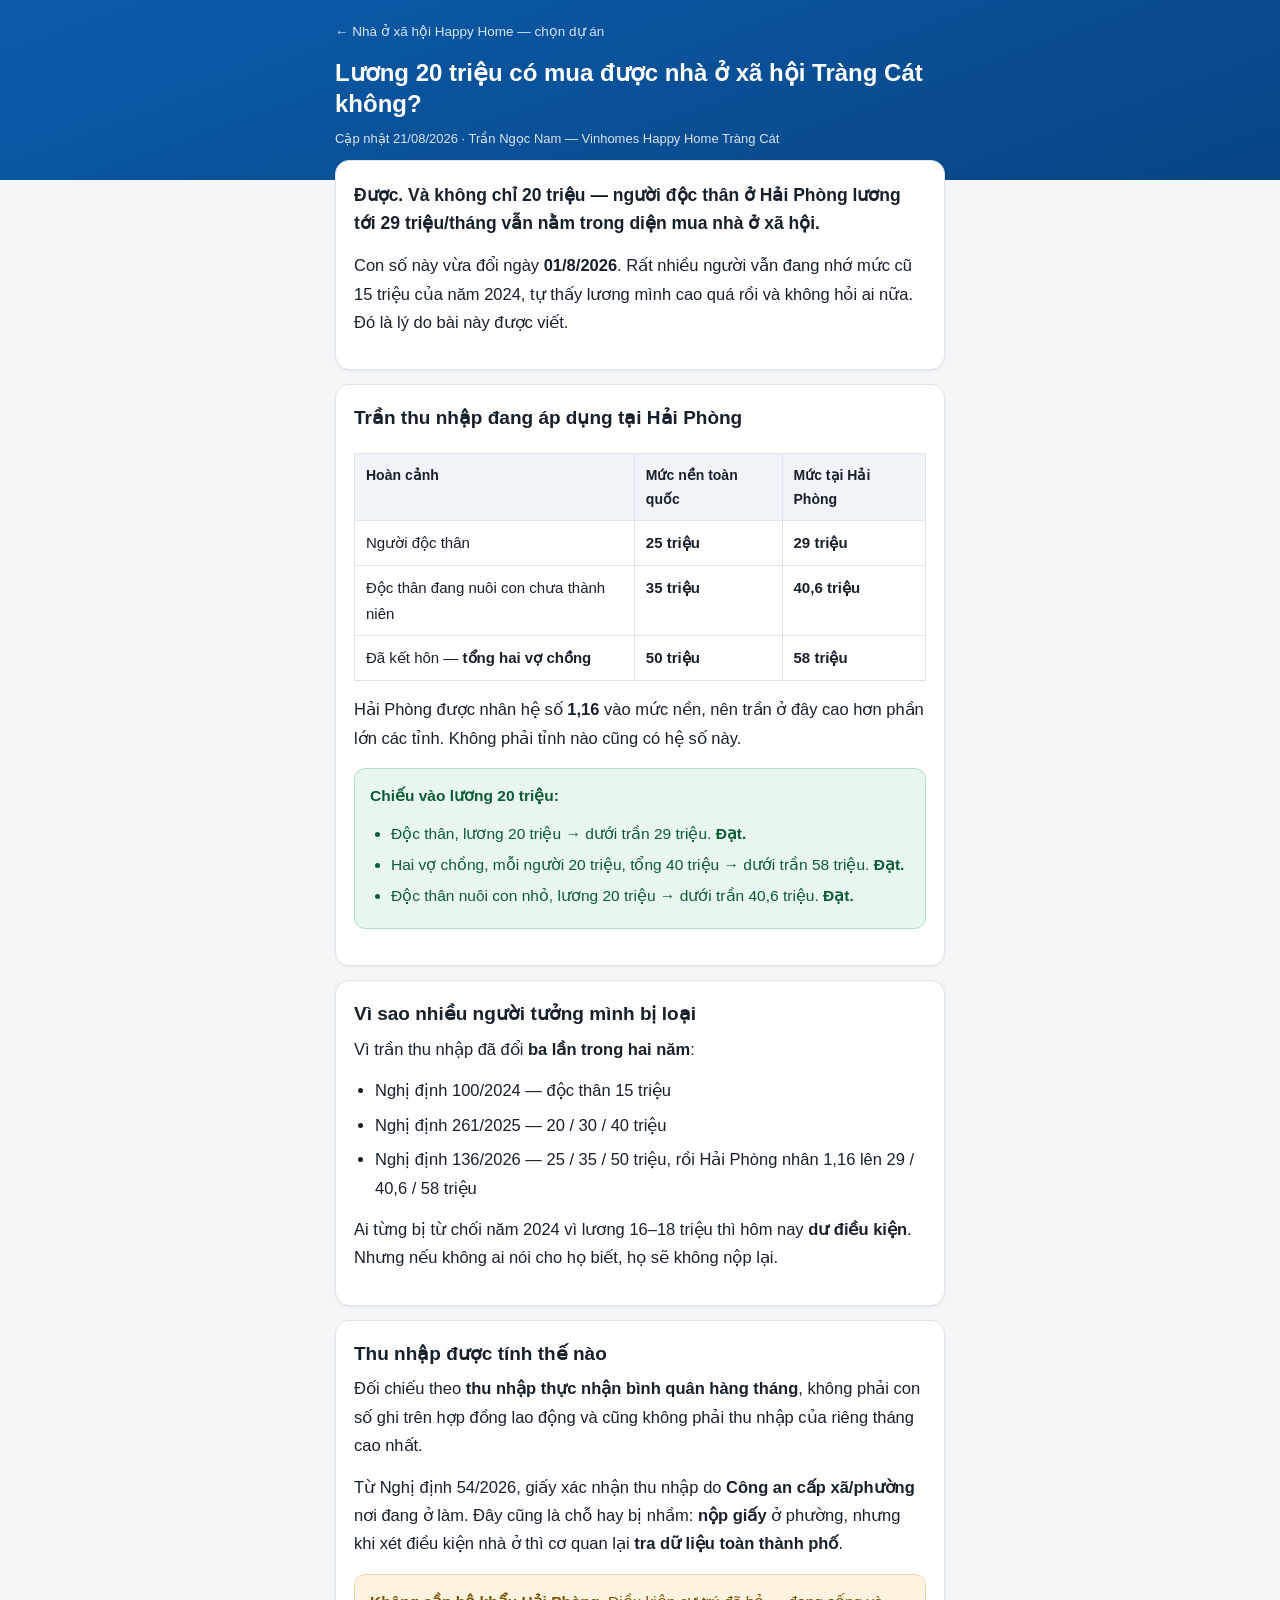
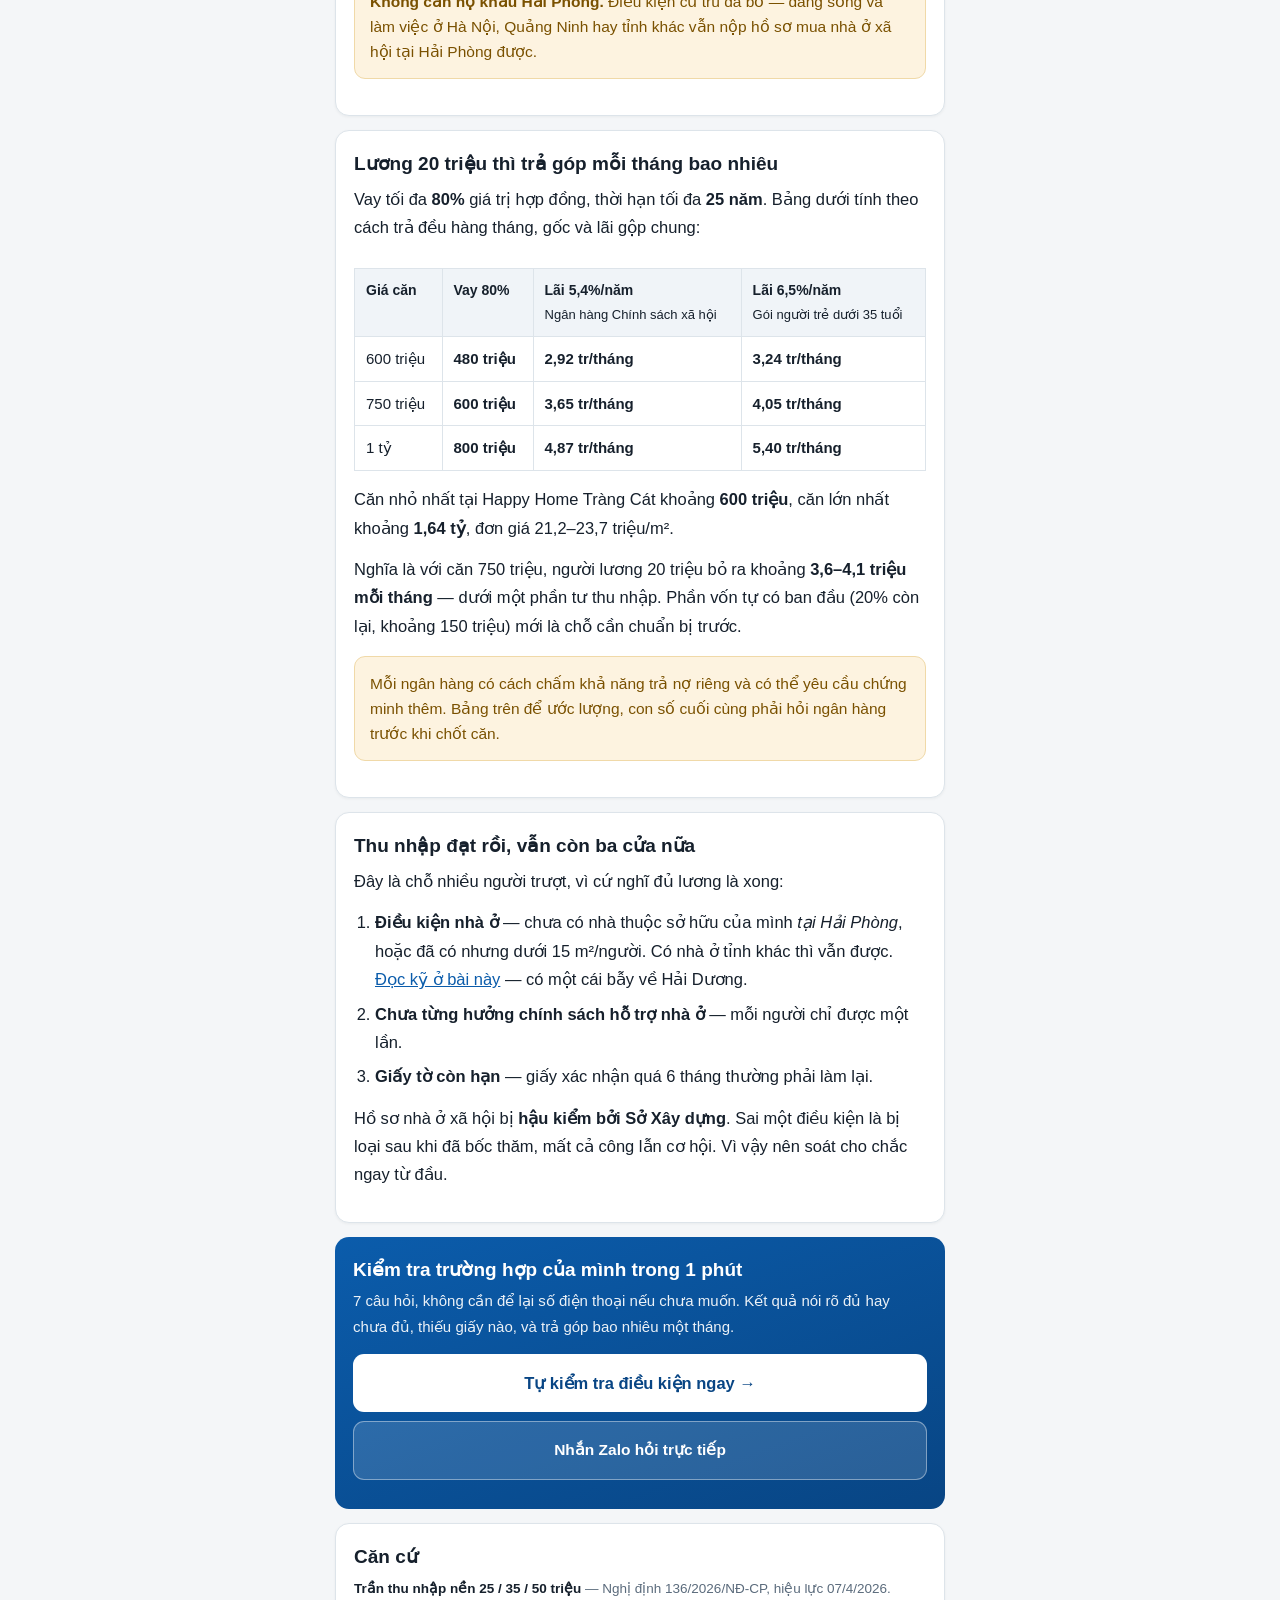
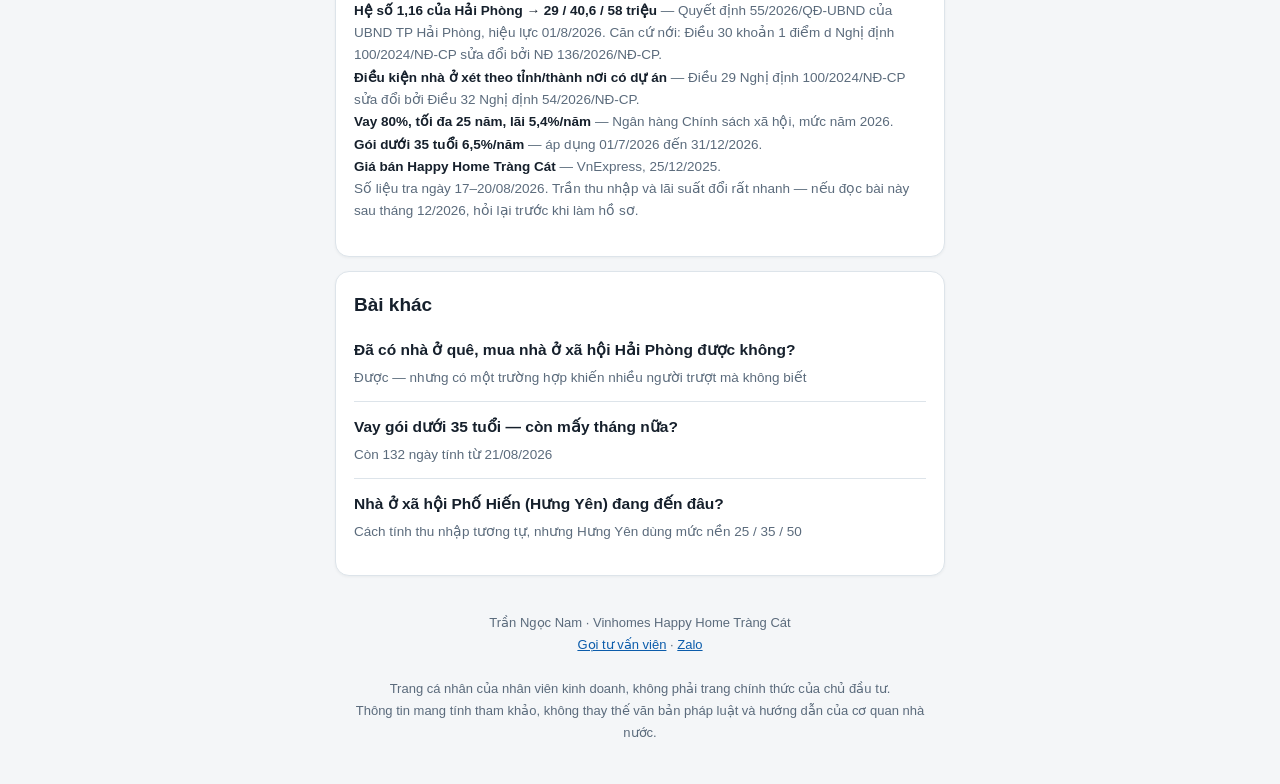
<file: bai-viet/luong-20-trieu-mua-nha-o-xa-hoi-trang-cat.html>
<!DOCTYPE html>
<html lang="vi">
<head>
<meta charset="UTF-8">
<meta name="viewport" content="width=device-width, initial-scale=1, viewport-fit=cover">
<title>Lương 20 triệu có mua được nhà ở xã hội Tràng Cát không?</title>
<meta name="description" content="Trần thu nhập mua nhà ở xã hội tại Hải Phòng từ 01/8/2026 là 29 / 40,6 / 58 triệu một tháng. Lương 20 triệu vẫn đủ điều kiện — kèm bảng trả góp và ba cửa còn lại phải qua.">
<meta name="robots" content="index,follow">
<link rel="canonical" href="https://ongchunoxh.com/bai-viet/luong-20-trieu-mua-nha-o-xa-hoi-trang-cat.html">
<link rel="stylesheet" href="bai.css">
</head>
<body>

<header>
  <div class="wrap">
    <a class="home" href="/">← Nhà ở xã hội Happy Home — chọn dự án</a>
    <h1>Lương 20 triệu có mua được nhà ở xã hội Tràng Cát không?</h1>
    <p class="meta">Cập nhật 21/08/2026 · Trần Ngọc Nam — Vinhomes Happy Home Tràng Cát</p>
  </div>
</header>

<div class="wrap">

<div class="card">
  <p class="lead">Được. Và không chỉ 20 triệu — người độc thân ở Hải Phòng lương tới <b>29 triệu/tháng</b> vẫn nằm trong diện mua nhà ở xã hội.</p>
  <p>Con số này vừa đổi ngày <b>01/8/2026</b>. Rất nhiều người vẫn đang nhớ mức cũ 15 triệu của năm 2024, tự thấy lương mình cao quá rồi và không hỏi ai nữa. Đó là lý do bài này được viết.</p>
</div>

<div class="card">
  <h2>Trần thu nhập đang áp dụng tại Hải Phòng</h2>
  <div class="scroll">
  <table>
    <tr><th>Hoàn cảnh</th><th>Mức nền toàn quốc</th><th>Mức tại Hải Phòng</th></tr>
    <tr><td>Người độc thân</td><td class="num">25 triệu</td><td class="num">29 triệu</td></tr>
    <tr><td>Độc thân đang nuôi con chưa thành niên</td><td class="num">35 triệu</td><td class="num">40,6 triệu</td></tr>
    <tr><td>Đã kết hôn — <b>tổng hai vợ chồng</b></td><td class="num">50 triệu</td><td class="num">58 triệu</td></tr>
  </table>
  </div>
  <p>Hải Phòng được nhân hệ số <b>1,16</b> vào mức nền, nên trần ở đây cao hơn phần lớn các tỉnh. Không phải tỉnh nào cũng có hệ số này.</p>

  <div class="box b-ok">
    <p><b>Chiếu vào lương 20 triệu:</b></p>
    <ul>
      <li>Độc thân, lương 20 triệu → dưới trần 29 triệu. <b>Đạt.</b></li>
      <li>Hai vợ chồng, mỗi người 20 triệu, tổng 40 triệu → dưới trần 58 triệu. <b>Đạt.</b></li>
      <li>Độc thân nuôi con nhỏ, lương 20 triệu → dưới trần 40,6 triệu. <b>Đạt.</b></li>
    </ul>
  </div>
</div>

<div class="card">
  <h2>Vì sao nhiều người tưởng mình bị loại</h2>
  <p>Vì trần thu nhập đã đổi <b>ba lần trong hai năm</b>:</p>
  <ul>
    <li>Nghị định 100/2024 — độc thân 15 triệu</li>
    <li>Nghị định 261/2025 — 20 / 30 / 40 triệu</li>
    <li>Nghị định 136/2026 — 25 / 35 / 50 triệu, rồi Hải Phòng nhân 1,16 lên 29 / 40,6 / 58 triệu</li>
  </ul>
  <p>Ai từng bị từ chối năm 2024 vì lương 16–18 triệu thì hôm nay <b>dư điều kiện</b>. Nhưng nếu không ai nói cho họ biết, họ sẽ không nộp lại.</p>
</div>

<div class="card">
  <h2>Thu nhập được tính thế nào</h2>
  <p>Đối chiếu theo <b>thu nhập thực nhận bình quân hàng tháng</b>, không phải con số ghi trên hợp đồng lao động và cũng không phải thu nhập của riêng tháng cao nhất.</p>
  <p>Từ Nghị định 54/2026, giấy xác nhận thu nhập do <b>Công an cấp xã/phường</b> nơi đang ở làm. Đây cũng là chỗ hay bị nhầm: <b>nộp giấy</b> ở phường, nhưng khi xét điều kiện nhà ở thì cơ quan lại <b>tra dữ liệu toàn thành phố</b>.</p>
  <div class="box b-warn">
    <p><b>Không cần hộ khẩu Hải Phòng.</b> Điều kiện cư trú đã bỏ — đang sống và làm việc ở Hà Nội, Quảng Ninh hay tỉnh khác vẫn nộp hồ sơ mua nhà ở xã hội tại Hải Phòng được.</p>
  </div>
</div>

<div class="card">
  <h2>Lương 20 triệu thì trả góp mỗi tháng bao nhiêu</h2>
  <p>Vay tối đa <b>80%</b> giá trị hợp đồng, thời hạn tối đa <b>25 năm</b>. Bảng dưới tính theo cách trả đều hàng tháng, gốc và lãi gộp chung:</p>
  <div class="scroll">
  <table>
    <tr><th>Giá căn</th><th>Vay 80%</th><th>Lãi 5,4%/năm<br><span style="font-weight:400;font-size:13px">Ngân hàng Chính sách xã hội</span></th><th>Lãi 6,5%/năm<br><span style="font-weight:400;font-size:13px">Gói người trẻ dưới 35 tuổi</span></th></tr>
    <tr><td>600 triệu</td><td class="num">480 triệu</td><td class="num">2,92 tr/tháng</td><td class="num">3,24 tr/tháng</td></tr>
    <tr><td>750 triệu</td><td class="num">600 triệu</td><td class="num">3,65 tr/tháng</td><td class="num">4,05 tr/tháng</td></tr>
    <tr><td>1 tỷ</td><td class="num">800 triệu</td><td class="num">4,87 tr/tháng</td><td class="num">5,40 tr/tháng</td></tr>
  </table>
  </div>
  <p>Căn nhỏ nhất tại Happy Home Tràng Cát khoảng <b>600 triệu</b>, căn lớn nhất khoảng <b>1,64 tỷ</b>, đơn giá 21,2–23,7 triệu/m².</p>
  <p>Nghĩa là với căn 750 triệu, người lương 20 triệu bỏ ra khoảng <b>3,6–4,1 triệu mỗi tháng</b> — dưới một phần tư thu nhập. Phần vốn tự có ban đầu (20% còn lại, khoảng 150 triệu) mới là chỗ cần chuẩn bị trước.</p>
  <div class="box b-warn">
    <p>Mỗi ngân hàng có cách chấm khả năng trả nợ riêng và có thể yêu cầu chứng minh thêm. Bảng trên để ước lượng, con số cuối cùng phải hỏi ngân hàng trước khi chốt căn.</p>
  </div>
</div>

<div class="card">
  <h2>Thu nhập đạt rồi, vẫn còn ba cửa nữa</h2>
  <p>Đây là chỗ nhiều người trượt, vì cứ nghĩ đủ lương là xong:</p>
  <ol>
    <li><b>Điều kiện nhà ở</b> — chưa có nhà thuộc sở hữu của mình <i>tại Hải Phòng</i>, hoặc đã có nhưng dưới 15 m²/người. Có nhà ở tỉnh khác thì vẫn được. <a href="da-co-nha-o-que-mua-nha-o-xa-hoi-hai-phong.html">Đọc kỹ ở bài này</a> — có một cái bẫy về Hải Dương.</li>
    <li><b>Chưa từng hưởng chính sách hỗ trợ nhà ở</b> — mỗi người chỉ được một lần.</li>
    <li><b>Giấy tờ còn hạn</b> — giấy xác nhận quá 6 tháng thường phải làm lại.</li>
  </ol>
  <p>Hồ sơ nhà ở xã hội bị <b>hậu kiểm bởi Sở Xây dựng</b>. Sai một điều kiện là bị loại sau khi đã bốc thăm, mất cả công lẫn cơ hội. Vì vậy nên soát cho chắc ngay từ đầu.</p>
</div>

<div class="cta">
  <h2>Kiểm tra trường hợp của mình trong 1 phút</h2>
  <p>7 câu hỏi, không cần để lại số điện thoại nếu chưa muốn. Kết quả nói rõ đủ hay chưa đủ, thiếu giấy nào, và trả góp bao nhiêu một tháng.</p>
  <a class="btn" href="/trang-cat/?nv=nam&amp;n=web">Tự kiểm tra điều kiện ngay →</a>
  <a class="btn ghost" href="https://zalo.me/0879388988" target="_blank" rel="noopener">Nhắn Zalo hỏi trực tiếp</a>
</div>

<div class="card">
  <h2>Căn cứ</h2>
  <p class="nguon">
    <b>Trần thu nhập nền 25 / 35 / 50 triệu</b> — Nghị định 136/2026/NĐ-CP, hiệu lực 07/4/2026.<br>
    <b>Hệ số 1,16 của Hải Phòng → 29 / 40,6 / 58 triệu</b> — Quyết định 55/2026/QĐ-UBND của UBND TP Hải Phòng, hiệu lực 01/8/2026. Căn cứ nới: Điều 30 khoản 1 điểm d Nghị định 100/2024/NĐ-CP sửa đổi bởi NĐ 136/2026/NĐ-CP.<br>
    <b>Điều kiện nhà ở xét theo tỉnh/thành nơi có dự án</b> — Điều 29 Nghị định 100/2024/NĐ-CP sửa đổi bởi Điều 32 Nghị định 54/2026/NĐ-CP.<br>
    <b>Vay 80%, tối đa 25 năm, lãi 5,4%/năm</b> — Ngân hàng Chính sách xã hội, mức năm 2026.<br>
    <b>Gói dưới 35 tuổi 6,5%/năm</b> — áp dụng 01/7/2026 đến 31/12/2026.<br>
    <b>Giá bán Happy Home Tràng Cát</b> — VnExpress, 25/12/2025.<br>
    Số liệu tra ngày 17–20/08/2026. Trần thu nhập và lãi suất đổi rất nhanh — nếu đọc bài này sau tháng 12/2026, hỏi lại trước khi làm hồ sơ.
  </p>
</div>

<div class="card khac">
  <h2>Bài khác</h2>
  <a href="da-co-nha-o-que-mua-nha-o-xa-hoi-hai-phong.html">Đã có nhà ở quê, mua nhà ở xã hội Hải Phòng được không?<span>Được — nhưng có một trường hợp khiến nhiều người trượt mà không biết</span></a>
  <a href="vay-goi-duoi-35-tuoi-han-31-12-2026.html">Vay gói dưới 35 tuổi — còn mấy tháng nữa?<span>Còn 132 ngày tính từ 21/08/2026</span></a>
  <a href="nha-o-xa-hoi-pho-hien-hung-yen.html">Nhà ở xã hội Phố Hiến (Hưng Yên) đang đến đâu?<span>Cách tính thu nhập tương tự, nhưng Hưng Yên dùng mức nền 25 / 35 / 50</span></a>
</div>

<footer>
  Trần Ngọc Nam · Vinhomes Happy Home Tràng Cát<br>
  <a href="tel:0879388988">Gọi tư vấn viên</a> · <a href="https://zalo.me/0879388988" target="_blank" rel="noopener">Zalo</a><br><br>
  Trang cá nhân của nhân viên kinh doanh, không phải trang chính thức của chủ đầu tư.<br>
  Thông tin mang tính tham khảo, không thay thế văn bản pháp luật và hướng dẫn của cơ quan nhà nước.
</footer>

</div>
</body>
</html>
</file>
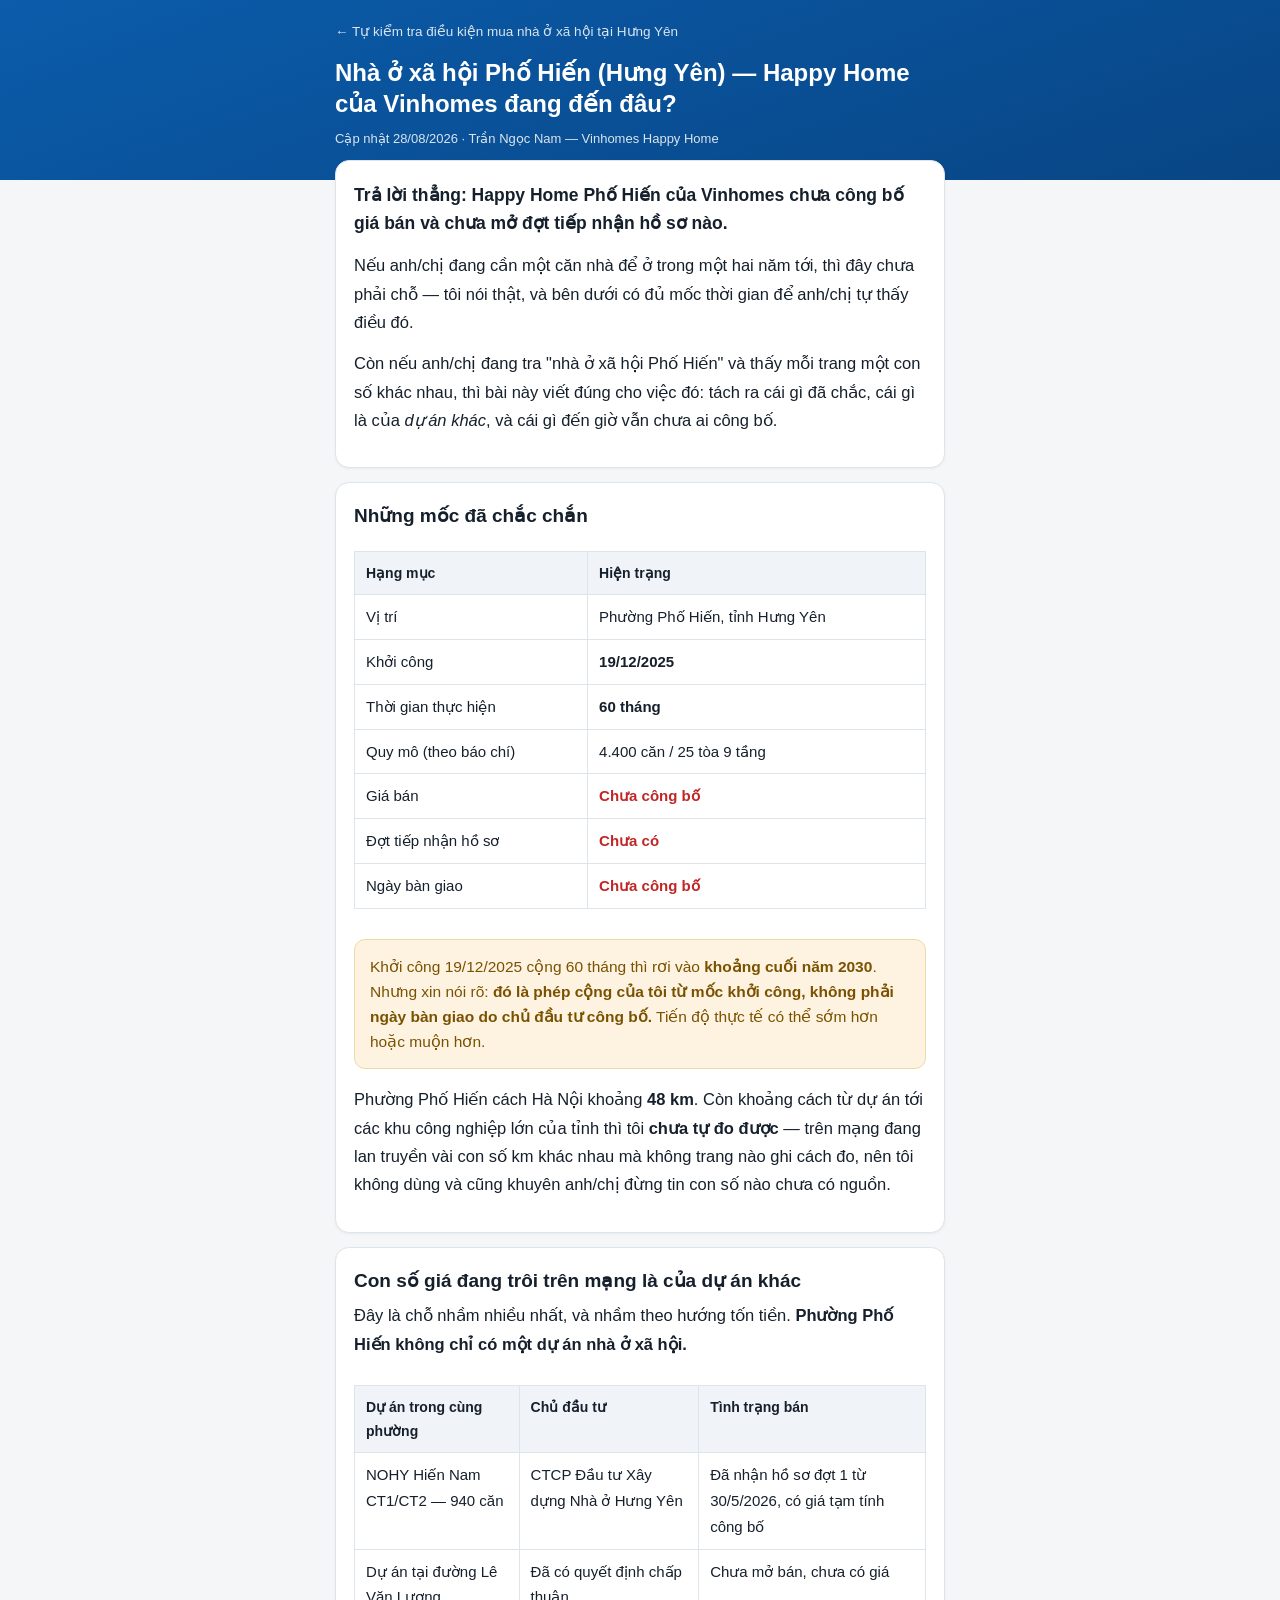
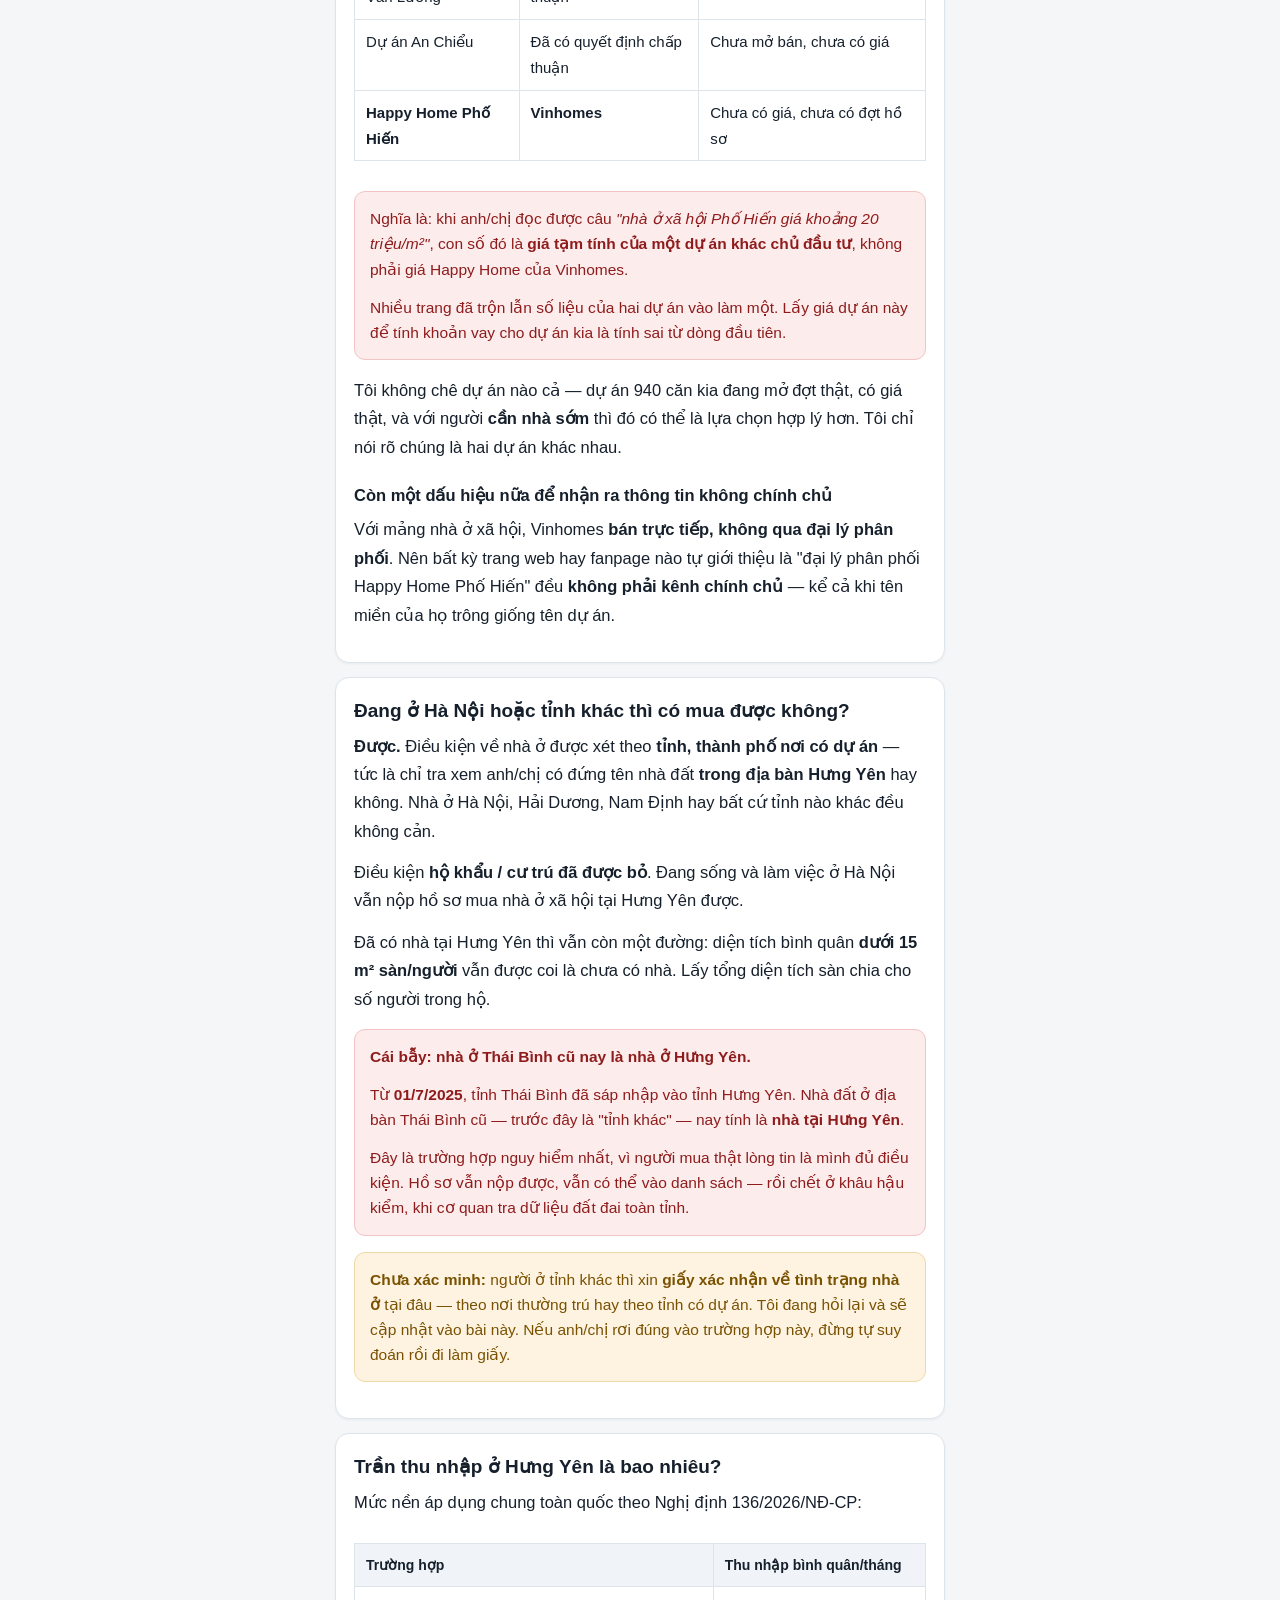
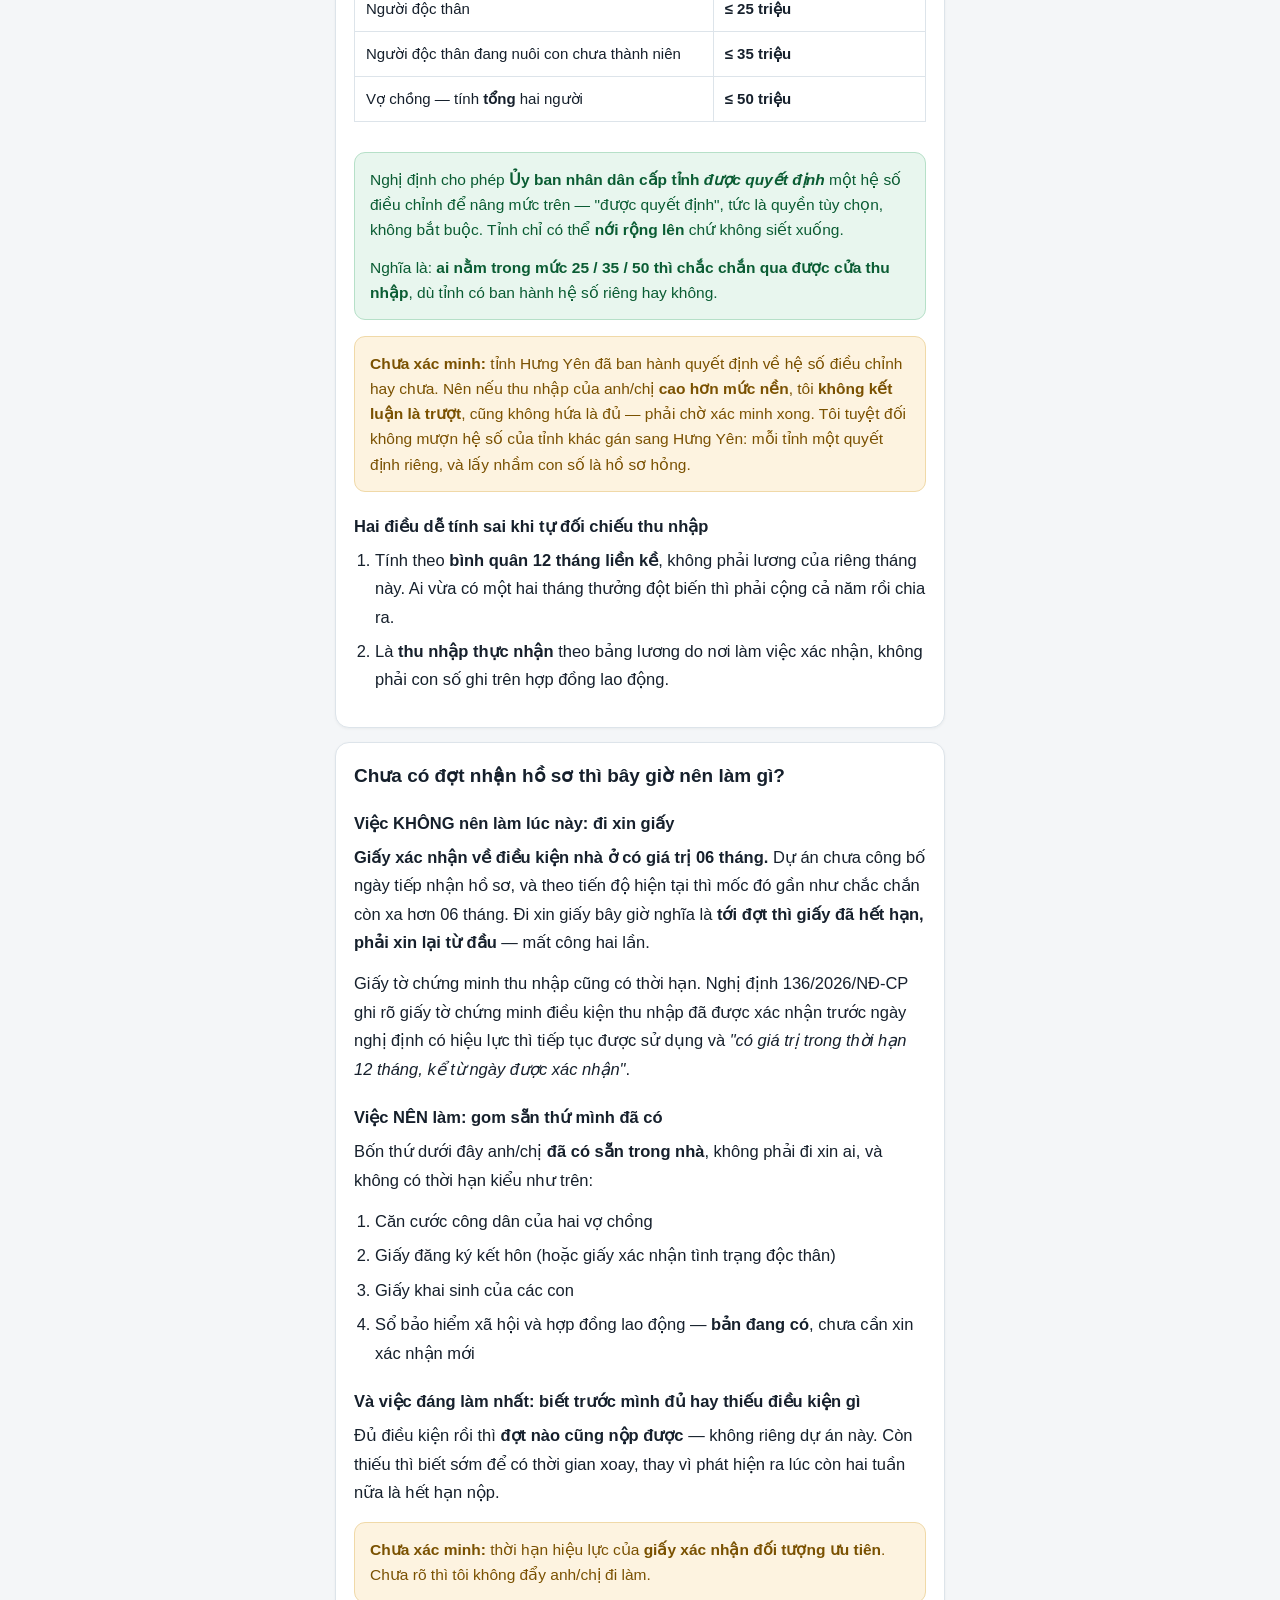
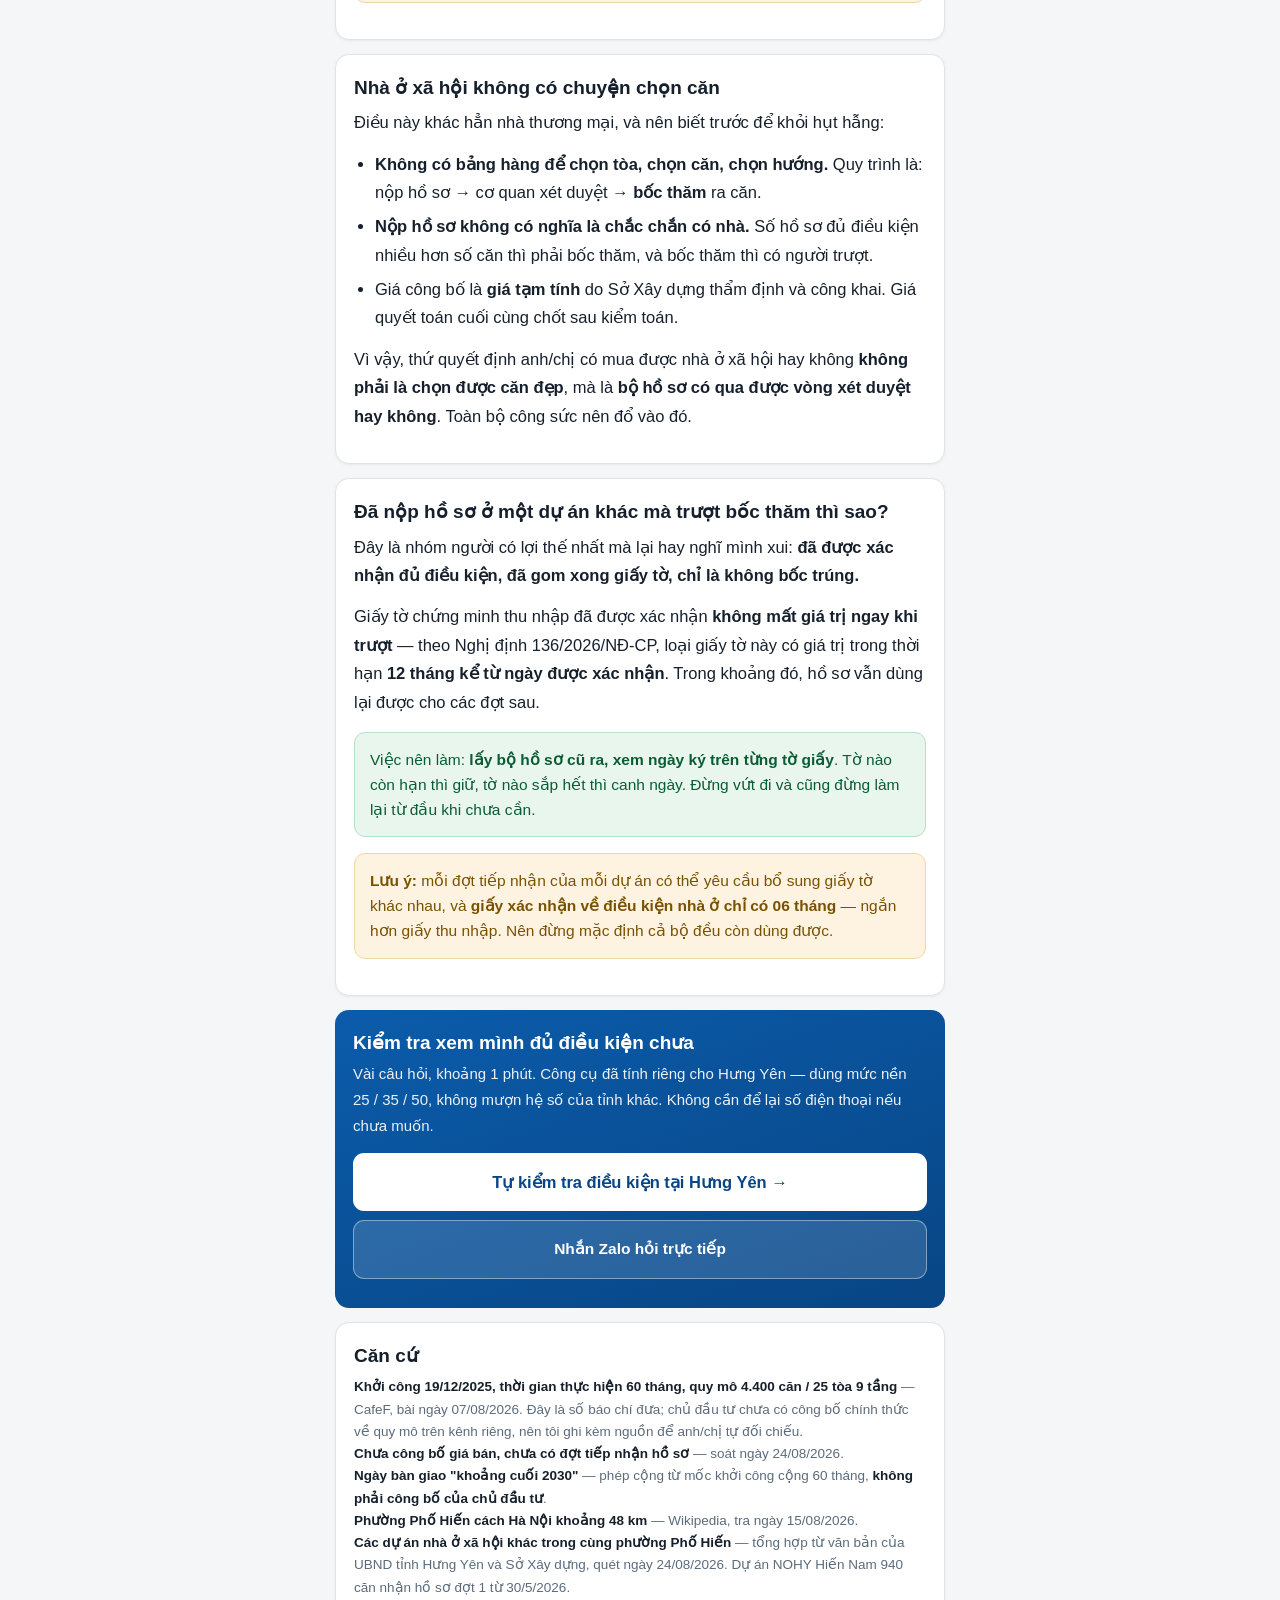
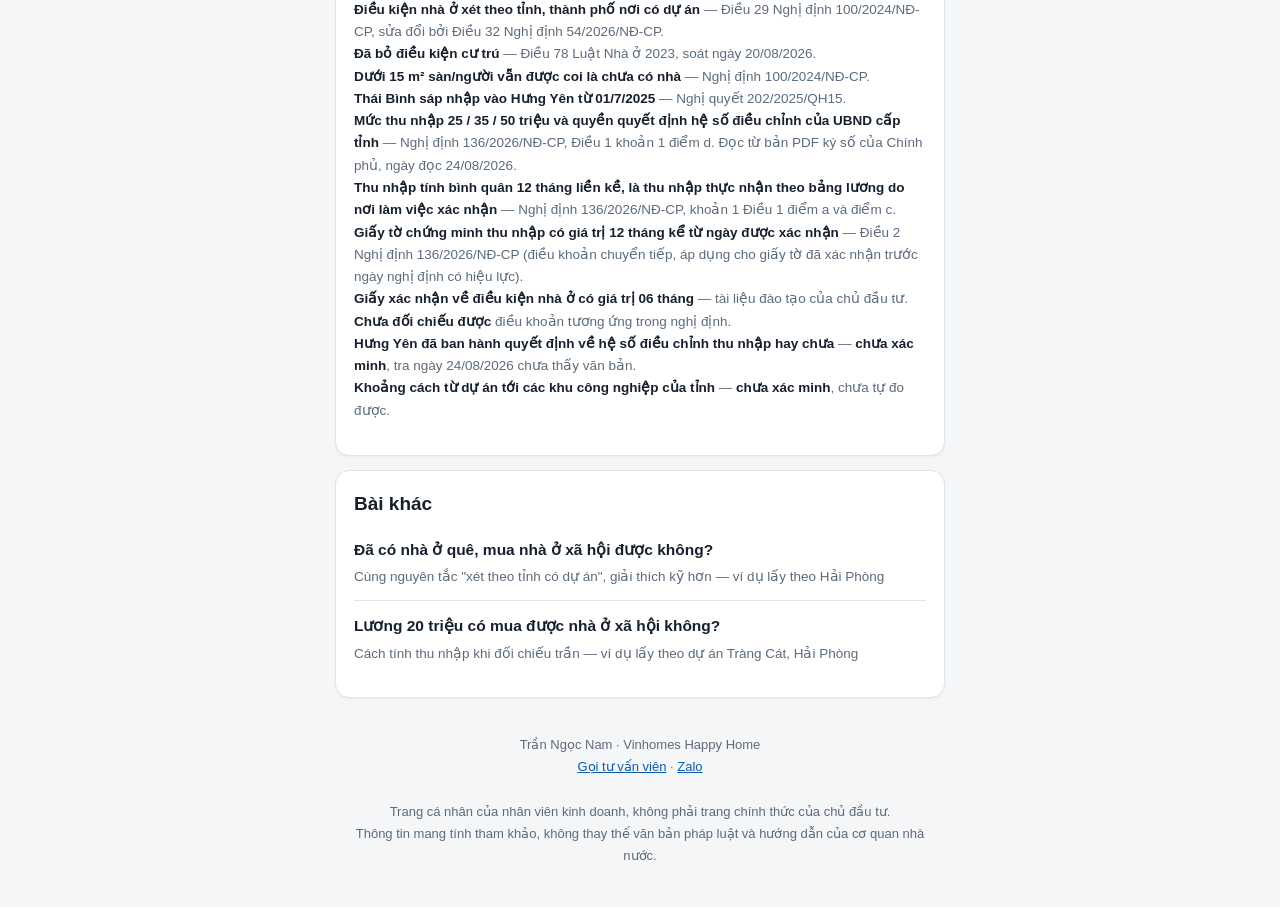
<file: bai-viet/nha-o-xa-hoi-pho-hien-hung-yen.html>
<!DOCTYPE html>
<html lang="vi">
<head>
<meta charset="UTF-8">
<meta name="viewport" content="width=device-width, initial-scale=1, viewport-fit=cover">
<title>Nhà ở xã hội Phố Hiến (Hưng Yên) — Happy Home của Vinhomes đang đến đâu?</title>
<meta name="description" content="Happy Home Phố Hiến của Vinhomes chưa công bố giá và chưa mở đợt nhận hồ sơ nào. Bài này ghi rõ mốc nào đã chắc, vì sao con số giá đang trôi trên mạng là của dự án khác, và bây giờ nên chuẩn bị gì.">
<meta name="robots" content="index,follow">
<link rel="canonical" href="https://ongchunoxh.com/bai-viet/nha-o-xa-hoi-pho-hien-hung-yen.html">
<link rel="stylesheet" href="bai.css">
</head>
<body>

<header>
  <div class="wrap">
    <a class="home" href="/pho-hien/">← Tự kiểm tra điều kiện mua nhà ở xã hội tại Hưng Yên</a>
    <h1>Nhà ở xã hội Phố Hiến (Hưng Yên) — Happy Home của Vinhomes đang đến đâu?</h1>
    <p class="meta">Cập nhật 28/08/2026 · Trần Ngọc Nam — Vinhomes Happy Home</p>
  </div>
</header>

<div class="wrap">

<div class="card">
  <p class="lead">Trả lời thẳng: Happy Home Phố Hiến của Vinhomes <b>chưa công bố giá bán</b> và <b>chưa mở đợt tiếp nhận hồ sơ nào</b>.</p>
  <p>Nếu anh/chị đang cần một căn nhà để ở trong một hai năm tới, thì đây chưa phải chỗ — tôi nói thật, và bên dưới có đủ mốc thời gian để anh/chị tự thấy điều đó.</p>
  <p>Còn nếu anh/chị đang tra "nhà ở xã hội Phố Hiến" và thấy mỗi trang một con số khác nhau, thì bài này viết đúng cho việc đó: tách ra cái gì đã chắc, cái gì là của <i>dự án khác</i>, và cái gì đến giờ vẫn chưa ai công bố.</p>
</div>

<div class="card">
  <h2>Những mốc đã chắc chắn</h2>
  <div class="scroll">
  <table>
    <tr><th>Hạng mục</th><th>Hiện trạng</th></tr>
    <tr><td>Vị trí</td><td>Phường Phố Hiến, tỉnh Hưng Yên</td></tr>
    <tr><td>Khởi công</td><td><b>19/12/2025</b></td></tr>
    <tr><td>Thời gian thực hiện</td><td><b>60 tháng</b></td></tr>
    <tr><td>Quy mô (theo báo chí)</td><td>4.400 căn / 25 tòa 9 tầng</td></tr>
    <tr><td>Giá bán</td><td class="num" style="color:#c02626">Chưa công bố</td></tr>
    <tr><td>Đợt tiếp nhận hồ sơ</td><td class="num" style="color:#c02626">Chưa có</td></tr>
    <tr><td>Ngày bàn giao</td><td class="num" style="color:#c02626">Chưa công bố</td></tr>
  </table>
  </div>
  <div class="box b-warn">
    <p>Khởi công 19/12/2025 cộng 60 tháng thì rơi vào <b>khoảng cuối năm 2030</b>. Nhưng xin nói rõ: <b>đó là phép cộng của tôi từ mốc khởi công, không phải ngày bàn giao do chủ đầu tư công bố.</b> Tiến độ thực tế có thể sớm hơn hoặc muộn hơn.</p>
  </div>
  <p>Phường Phố Hiến cách Hà Nội khoảng <b>48 km</b>. Còn khoảng cách từ dự án tới các khu công nghiệp lớn của tỉnh thì tôi <b>chưa tự đo được</b> — trên mạng đang lan truyền vài con số km khác nhau mà không trang nào ghi cách đo, nên tôi không dùng và cũng khuyên anh/chị đừng tin con số nào chưa có nguồn.</p>
</div>

<div class="card">
  <h2>Con số giá đang trôi trên mạng là của dự án khác</h2>
  <p>Đây là chỗ nhầm nhiều nhất, và nhầm theo hướng tốn tiền. <b>Phường Phố Hiến không chỉ có một dự án nhà ở xã hội.</b></p>
  <div class="scroll">
  <table>
    <tr><th>Dự án trong cùng phường</th><th>Chủ đầu tư</th><th>Tình trạng bán</th></tr>
    <tr><td>NOHY Hiến Nam CT1/CT2 — 940 căn</td><td>CTCP Đầu tư Xây dựng Nhà ở Hưng Yên</td><td>Đã nhận hồ sơ đợt 1 từ 30/5/2026, có giá tạm tính công bố</td></tr>
    <tr><td>Dự án tại đường Lê Văn Lương</td><td>Đã có quyết định chấp thuận</td><td>Chưa mở bán, chưa có giá</td></tr>
    <tr><td>Dự án An Chiểu</td><td>Đã có quyết định chấp thuận</td><td>Chưa mở bán, chưa có giá</td></tr>
    <tr><td><b>Happy Home Phố Hiến</b></td><td><b>Vinhomes</b></td><td>Chưa có giá, chưa có đợt hồ sơ</td></tr>
  </table>
  </div>
  <div class="box b-bad">
    <p>Nghĩa là: khi anh/chị đọc được câu <i>"nhà ở xã hội Phố Hiến giá khoảng 20 triệu/m²"</i>, con số đó là <b>giá tạm tính của một dự án khác chủ đầu tư</b>, không phải giá Happy Home của Vinhomes.</p>
    <p>Nhiều trang đã trộn lẫn số liệu của hai dự án vào làm một. Lấy giá dự án này để tính khoản vay cho dự án kia là tính sai từ dòng đầu tiên.</p>
  </div>
  <p>Tôi không chê dự án nào cả — dự án 940 căn kia đang mở đợt thật, có giá thật, và với người <b>cần nhà sớm</b> thì đó có thể là lựa chọn hợp lý hơn. Tôi chỉ nói rõ chúng là hai dự án khác nhau.</p>
  <h3>Còn một dấu hiệu nữa để nhận ra thông tin không chính chủ</h3>
  <p>Với mảng nhà ở xã hội, Vinhomes <b>bán trực tiếp, không qua đại lý phân phối</b>. Nên bất kỳ trang web hay fanpage nào tự giới thiệu là "đại lý phân phối Happy Home Phố Hiến" đều <b>không phải kênh chính chủ</b> — kể cả khi tên miền của họ trông giống tên dự án.</p>
</div>

<div class="card">
  <h2>Đang ở Hà Nội hoặc tỉnh khác thì có mua được không?</h2>
  <p><b>Được.</b> Điều kiện về nhà ở được xét theo <b>tỉnh, thành phố nơi có dự án</b> — tức là chỉ tra xem anh/chị có đứng tên nhà đất <b>trong địa bàn Hưng Yên</b> hay không. Nhà ở Hà Nội, Hải Dương, Nam Định hay bất cứ tỉnh nào khác đều không cản.</p>
  <p>Điều kiện <b>hộ khẩu / cư trú đã được bỏ</b>. Đang sống và làm việc ở Hà Nội vẫn nộp hồ sơ mua nhà ở xã hội tại Hưng Yên được.</p>
  <p>Đã có nhà tại Hưng Yên thì vẫn còn một đường: diện tích bình quân <b>dưới 15 m² sàn/người</b> vẫn được coi là chưa có nhà. Lấy tổng diện tích sàn chia cho số người trong hộ.</p>
  <div class="box b-bad">
    <p><b>Cái bẫy: nhà ở Thái Bình cũ nay là nhà ở Hưng Yên.</b></p>
    <p>Từ <b>01/7/2025</b>, tỉnh Thái Bình đã sáp nhập vào tỉnh Hưng Yên. Nhà đất ở địa bàn Thái Bình cũ — trước đây là "tỉnh khác" — nay tính là <b>nhà tại Hưng Yên</b>.</p>
    <p>Đây là trường hợp nguy hiểm nhất, vì người mua thật lòng tin là mình đủ điều kiện. Hồ sơ vẫn nộp được, vẫn có thể vào danh sách — rồi chết ở khâu hậu kiểm, khi cơ quan tra dữ liệu đất đai toàn tỉnh.</p>
  </div>
  <div class="box b-warn">
    <p><b>Chưa xác minh:</b> người ở tỉnh khác thì xin <b>giấy xác nhận về tình trạng nhà ở</b> tại đâu — theo nơi thường trú hay theo tỉnh có dự án. Tôi đang hỏi lại và sẽ cập nhật vào bài này. Nếu anh/chị rơi đúng vào trường hợp này, đừng tự suy đoán rồi đi làm giấy.</p>
  </div>
</div>

<div class="card">
  <h2>Trần thu nhập ở Hưng Yên là bao nhiêu?</h2>
  <p>Mức nền áp dụng chung toàn quốc theo Nghị định 136/2026/NĐ-CP:</p>
  <div class="scroll">
  <table>
    <tr><th>Trường hợp</th><th>Thu nhập bình quân/tháng</th></tr>
    <tr><td>Người độc thân</td><td class="num">≤ 25 triệu</td></tr>
    <tr><td>Người độc thân đang nuôi con chưa thành niên</td><td class="num">≤ 35 triệu</td></tr>
    <tr><td>Vợ chồng — tính <b>tổng</b> hai người</td><td class="num">≤ 50 triệu</td></tr>
  </table>
  </div>
  <div class="box b-ok">
    <p>Nghị định cho phép <b>Ủy ban nhân dân cấp tỉnh <i>được quyết định</i></b> một hệ số điều chỉnh để nâng mức trên — "được quyết định", tức là quyền tùy chọn, không bắt buộc. Tỉnh chỉ có thể <b>nới rộng lên</b> chứ không siết xuống.</p>
    <p>Nghĩa là: <b>ai nằm trong mức 25 / 35 / 50 thì chắc chắn qua được cửa thu nhập</b>, dù tỉnh có ban hành hệ số riêng hay không.</p>
  </div>
  <div class="box b-warn">
    <p><b>Chưa xác minh:</b> tỉnh Hưng Yên đã ban hành quyết định về hệ số điều chỉnh hay chưa. Nên nếu thu nhập của anh/chị <b>cao hơn mức nền</b>, tôi <b>không kết luận là trượt</b>, cũng không hứa là đủ — phải chờ xác minh xong. Tôi tuyệt đối không mượn hệ số của tỉnh khác gán sang Hưng Yên: mỗi tỉnh một quyết định riêng, và lấy nhầm con số là hồ sơ hỏng.</p>
  </div>
  <h3>Hai điều dễ tính sai khi tự đối chiếu thu nhập</h3>
  <ol>
    <li>Tính theo <b>bình quân 12 tháng liền kề</b>, không phải lương của riêng tháng này. Ai vừa có một hai tháng thưởng đột biến thì phải cộng cả năm rồi chia ra.</li>
    <li>Là <b>thu nhập thực nhận</b> theo bảng lương do nơi làm việc xác nhận, không phải con số ghi trên hợp đồng lao động.</li>
  </ol>
</div>

<div class="card">
  <h2>Chưa có đợt nhận hồ sơ thì bây giờ nên làm gì?</h2>
  <h3>Việc KHÔNG nên làm lúc này: đi xin giấy</h3>
  <p><b>Giấy xác nhận về điều kiện nhà ở có giá trị 06 tháng.</b> Dự án chưa công bố ngày tiếp nhận hồ sơ, và theo tiến độ hiện tại thì mốc đó gần như chắc chắn còn xa hơn 06 tháng. Đi xin giấy bây giờ nghĩa là <b>tới đợt thì giấy đã hết hạn, phải xin lại từ đầu</b> — mất công hai lần.</p>
  <p>Giấy tờ chứng minh thu nhập cũng có thời hạn. Nghị định 136/2026/NĐ-CP ghi rõ giấy tờ chứng minh điều kiện thu nhập đã được xác nhận trước ngày nghị định có hiệu lực thì tiếp tục được sử dụng và <i>"có giá trị trong thời hạn 12 tháng, kể từ ngày được xác nhận"</i>.</p>
  <h3>Việc NÊN làm: gom sẵn thứ mình đã có</h3>
  <p>Bốn thứ dưới đây anh/chị <b>đã có sẵn trong nhà</b>, không phải đi xin ai, và không có thời hạn kiểu như trên:</p>
  <ol>
    <li>Căn cước công dân của hai vợ chồng</li>
    <li>Giấy đăng ký kết hôn (hoặc giấy xác nhận tình trạng độc thân)</li>
    <li>Giấy khai sinh của các con</li>
    <li>Sổ bảo hiểm xã hội và hợp đồng lao động — <b>bản đang có</b>, chưa cần xin xác nhận mới</li>
  </ol>
  <h3>Và việc đáng làm nhất: biết trước mình đủ hay thiếu điều kiện gì</h3>
  <p>Đủ điều kiện rồi thì <b>đợt nào cũng nộp được</b> — không riêng dự án này. Còn thiếu thì biết sớm để có thời gian xoay, thay vì phát hiện ra lúc còn hai tuần nữa là hết hạn nộp.</p>
  <div class="box b-warn">
    <p><b>Chưa xác minh:</b> thời hạn hiệu lực của <b>giấy xác nhận đối tượng ưu tiên</b>. Chưa rõ thì tôi không đẩy anh/chị đi làm.</p>
  </div>
</div>

<div class="card">
  <h2>Nhà ở xã hội không có chuyện chọn căn</h2>
  <p>Điều này khác hẳn nhà thương mại, và nên biết trước để khỏi hụt hẫng:</p>
  <ul>
    <li><b>Không có bảng hàng để chọn tòa, chọn căn, chọn hướng.</b> Quy trình là: nộp hồ sơ → cơ quan xét duyệt → <b>bốc thăm</b> ra căn.</li>
    <li><b>Nộp hồ sơ không có nghĩa là chắc chắn có nhà.</b> Số hồ sơ đủ điều kiện nhiều hơn số căn thì phải bốc thăm, và bốc thăm thì có người trượt.</li>
    <li>Giá công bố là <b>giá tạm tính</b> do Sở Xây dựng thẩm định và công khai. Giá quyết toán cuối cùng chốt sau kiểm toán.</li>
  </ul>
  <p>Vì vậy, thứ quyết định anh/chị có mua được nhà ở xã hội hay không <b>không phải là chọn được căn đẹp</b>, mà là <b>bộ hồ sơ có qua được vòng xét duyệt hay không</b>. Toàn bộ công sức nên đổ vào đó.</p>
</div>

<div class="card">
  <h2>Đã nộp hồ sơ ở một dự án khác mà trượt bốc thăm thì sao?</h2>
  <p>Đây là nhóm người có lợi thế nhất mà lại hay nghĩ mình xui: <b>đã được xác nhận đủ điều kiện, đã gom xong giấy tờ, chỉ là không bốc trúng.</b></p>
  <p>Giấy tờ chứng minh thu nhập đã được xác nhận <b>không mất giá trị ngay khi trượt</b> — theo Nghị định 136/2026/NĐ-CP, loại giấy tờ này có giá trị trong thời hạn <b>12 tháng kể từ ngày được xác nhận</b>. Trong khoảng đó, hồ sơ vẫn dùng lại được cho các đợt sau.</p>
  <div class="box b-ok">
    <p>Việc nên làm: <b>lấy bộ hồ sơ cũ ra, xem ngày ký trên từng tờ giấy</b>. Tờ nào còn hạn thì giữ, tờ nào sắp hết thì canh ngày. Đừng vứt đi và cũng đừng làm lại từ đầu khi chưa cần.</p>
  </div>
  <div class="box b-warn">
    <p><b>Lưu ý:</b> mỗi đợt tiếp nhận của mỗi dự án có thể yêu cầu bổ sung giấy tờ khác nhau, và <b>giấy xác nhận về điều kiện nhà ở chỉ có 06 tháng</b> — ngắn hơn giấy thu nhập. Nên đừng mặc định cả bộ đều còn dùng được.</p>
  </div>
</div>

<div class="cta">
  <h2>Kiểm tra xem mình đủ điều kiện chưa</h2>
  <p>Vài câu hỏi, khoảng 1 phút. Công cụ đã tính riêng cho Hưng Yên — dùng mức nền 25 / 35 / 50, không mượn hệ số của tỉnh khác. Không cần để lại số điện thoại nếu chưa muốn.</p>
  <a class="btn" href="/pho-hien/?nv=nam&amp;n=web">Tự kiểm tra điều kiện tại Hưng Yên →</a>
  <a class="btn ghost" href="https://zalo.me/0879388988" target="_blank" rel="noopener">Nhắn Zalo hỏi trực tiếp</a>
</div>

<div class="card">
  <h2>Căn cứ</h2>
  <p class="nguon">
    <b>Khởi công 19/12/2025, thời gian thực hiện 60 tháng, quy mô 4.400 căn / 25 tòa 9 tầng</b> — CafeF, bài ngày 07/08/2026. Đây là số báo chí đưa; chủ đầu tư chưa có công bố chính thức về quy mô trên kênh riêng, nên tôi ghi kèm nguồn để anh/chị tự đối chiếu.<br>
    <b>Chưa công bố giá bán, chưa có đợt tiếp nhận hồ sơ</b> — soát ngày 24/08/2026.<br>
    <b>Ngày bàn giao "khoảng cuối 2030"</b> — phép cộng từ mốc khởi công cộng 60 tháng, <b>không phải công bố của chủ đầu tư</b>.<br>
    <b>Phường Phố Hiến cách Hà Nội khoảng 48 km</b> — Wikipedia, tra ngày 15/08/2026.<br>
    <b>Các dự án nhà ở xã hội khác trong cùng phường Phố Hiến</b> — tổng hợp từ văn bản của UBND tỉnh Hưng Yên và Sở Xây dựng, quét ngày 24/08/2026. Dự án NOHY Hiến Nam 940 căn nhận hồ sơ đợt 1 từ 30/5/2026.<br>
    <b>Điều kiện nhà ở xét theo tỉnh, thành phố nơi có dự án</b> — Điều 29 Nghị định 100/2024/NĐ-CP, sửa đổi bởi Điều 32 Nghị định 54/2026/NĐ-CP.<br>
    <b>Đã bỏ điều kiện cư trú</b> — Điều 78 Luật Nhà ở 2023, soát ngày 20/08/2026.<br>
    <b>Dưới 15 m² sàn/người vẫn được coi là chưa có nhà</b> — Nghị định 100/2024/NĐ-CP.<br>
    <b>Thái Bình sáp nhập vào Hưng Yên từ 01/7/2025</b> — Nghị quyết 202/2025/QH15.<br>
    <b>Mức thu nhập 25 / 35 / 50 triệu và quyền quyết định hệ số điều chỉnh của UBND cấp tỉnh</b> — Nghị định 136/2026/NĐ-CP, Điều 1 khoản 1 điểm d. Đọc từ bản PDF ký số của Chính phủ, ngày đọc 24/08/2026.<br>
    <b>Thu nhập tính bình quân 12 tháng liền kề, là thu nhập thực nhận theo bảng lương do nơi làm việc xác nhận</b> — Nghị định 136/2026/NĐ-CP, khoản 1 Điều 1 điểm a và điểm c.<br>
    <b>Giấy tờ chứng minh thu nhập có giá trị 12 tháng kể từ ngày được xác nhận</b> — Điều 2 Nghị định 136/2026/NĐ-CP (điều khoản chuyển tiếp, áp dụng cho giấy tờ đã xác nhận trước ngày nghị định có hiệu lực).<br>
    <b>Giấy xác nhận về điều kiện nhà ở có giá trị 06 tháng</b> — tài liệu đào tạo của chủ đầu tư. <b>Chưa đối chiếu được</b> điều khoản tương ứng trong nghị định.<br>
    <b>Hưng Yên đã ban hành quyết định về hệ số điều chỉnh thu nhập hay chưa</b> — <b>chưa xác minh</b>, tra ngày 24/08/2026 chưa thấy văn bản.<br>
    <b>Khoảng cách từ dự án tới các khu công nghiệp của tỉnh</b> — <b>chưa xác minh</b>, chưa tự đo được.
  </p>
</div>

<div class="card khac">
  <h2>Bài khác</h2>
  <a href="da-co-nha-o-que-mua-nha-o-xa-hoi-hai-phong.html">Đã có nhà ở quê, mua nhà ở xã hội được không?<span>Cùng nguyên tắc "xét theo tỉnh có dự án", giải thích kỹ hơn — ví dụ lấy theo Hải Phòng</span></a>
  <a href="luong-20-trieu-mua-nha-o-xa-hoi-trang-cat.html">Lương 20 triệu có mua được nhà ở xã hội không?<span>Cách tính thu nhập khi đối chiếu trần — ví dụ lấy theo dự án Tràng Cát, Hải Phòng</span></a>
</div>

<footer>
  Trần Ngọc Nam · Vinhomes Happy Home<br>
  <a href="tel:0879388988">Gọi tư vấn viên</a> · <a href="https://zalo.me/0879388988" target="_blank" rel="noopener">Zalo</a><br><br>
  Trang cá nhân của nhân viên kinh doanh, không phải trang chính thức của chủ đầu tư.<br>
  Thông tin mang tính tham khảo, không thay thế văn bản pháp luật và hướng dẫn của cơ quan nhà nước.
</footer>

</div>
</body>
</html>
</file>
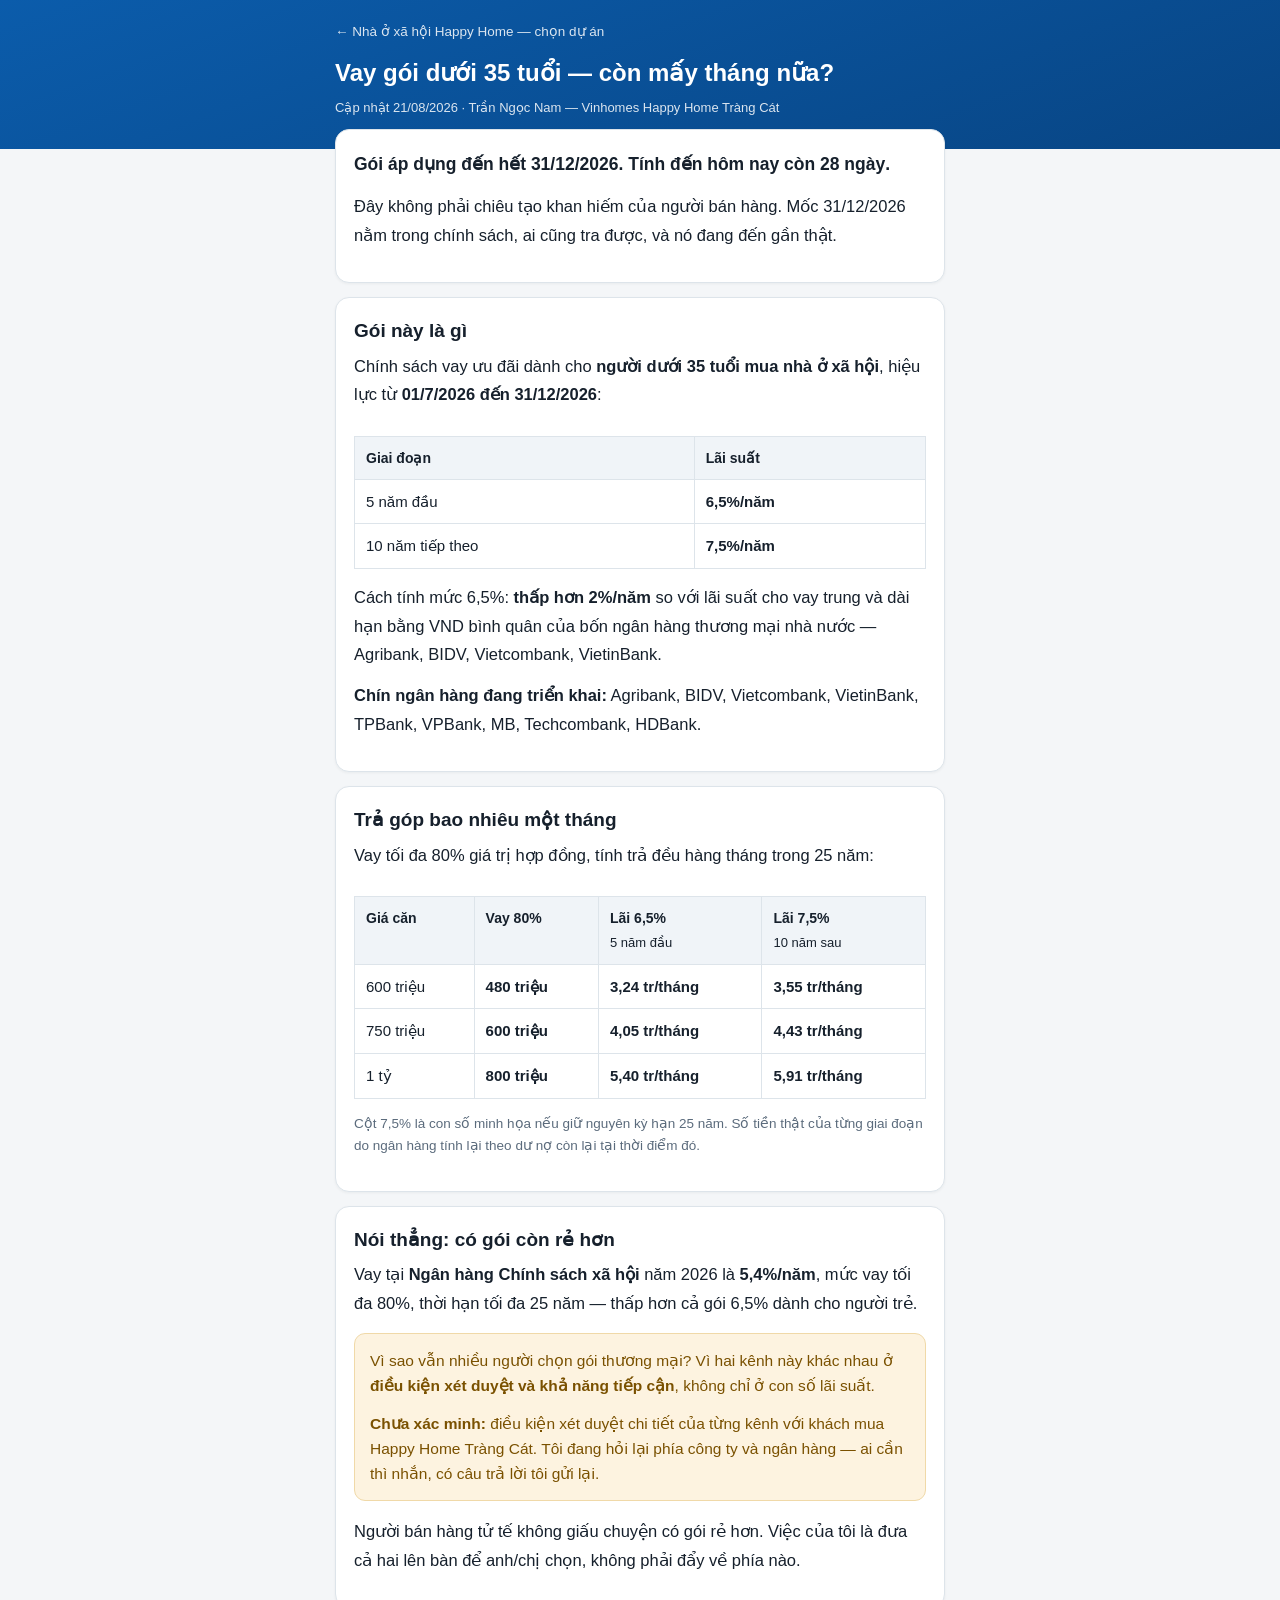
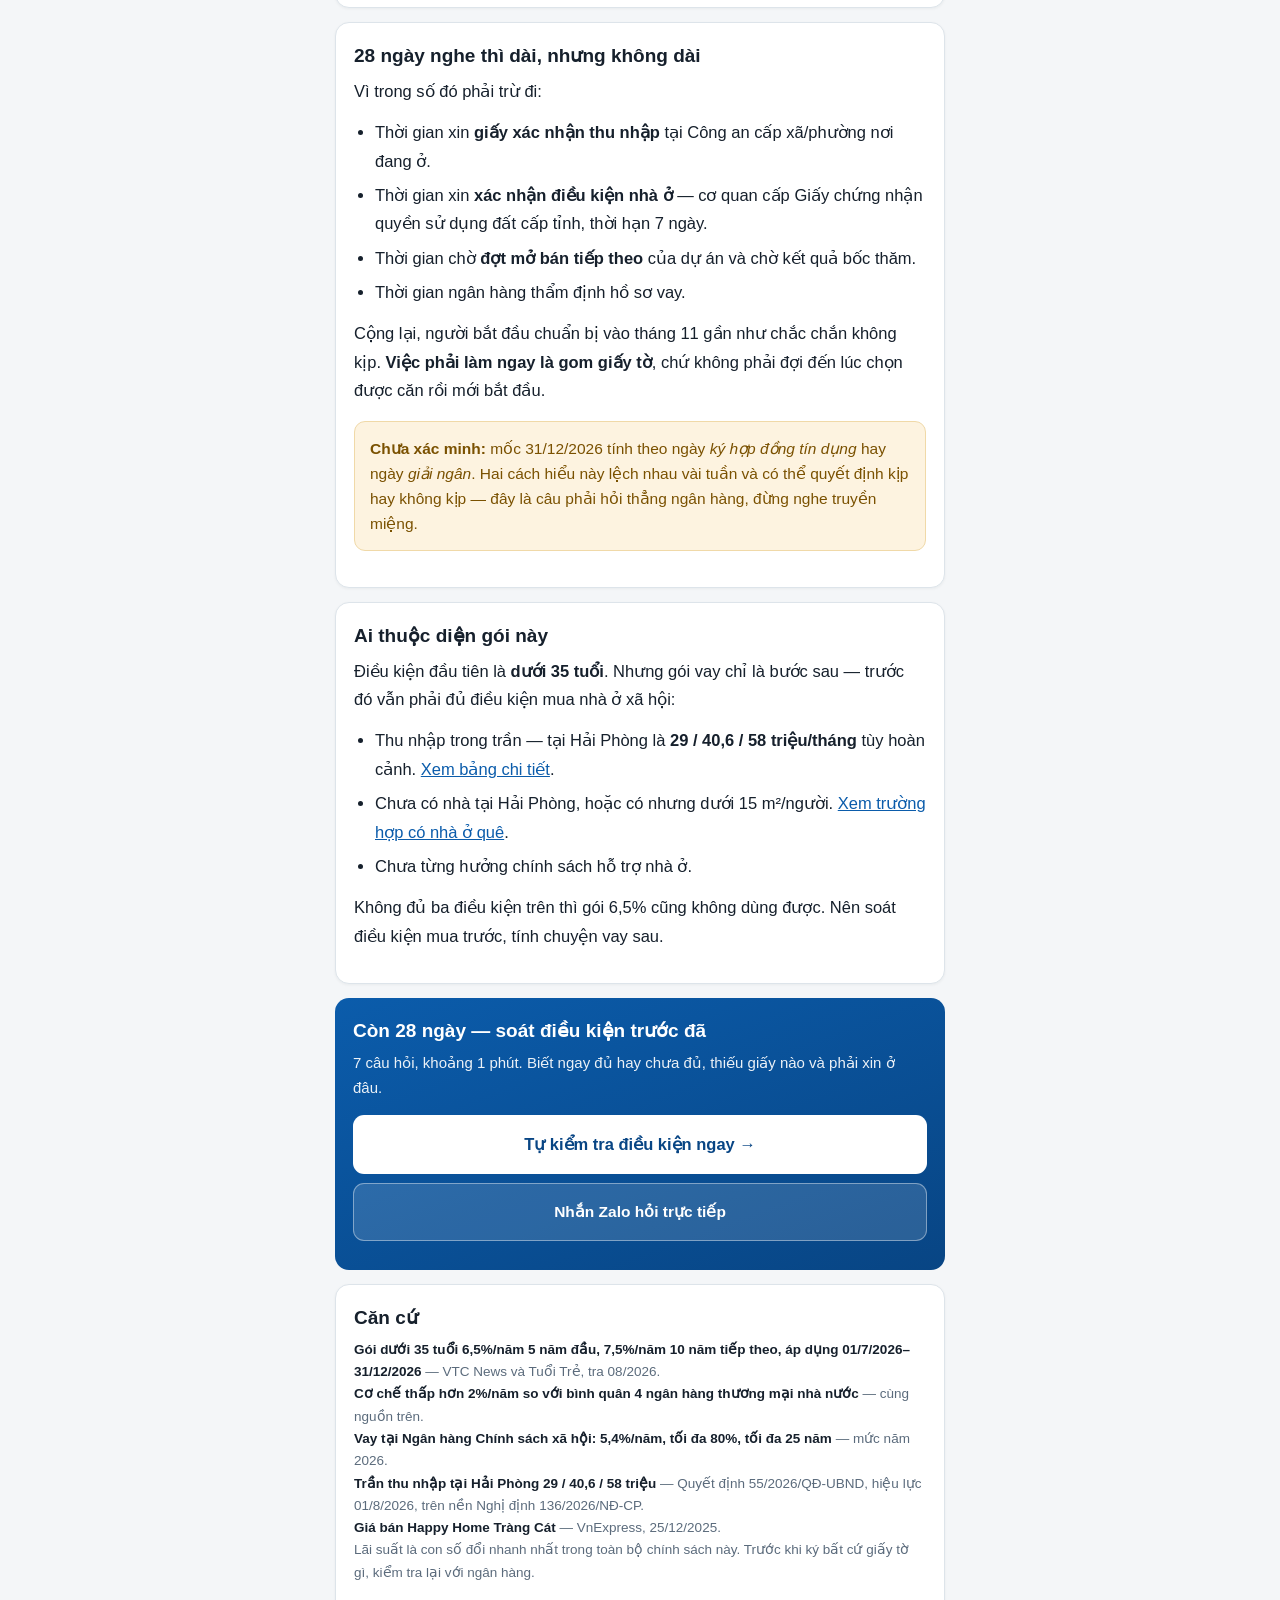
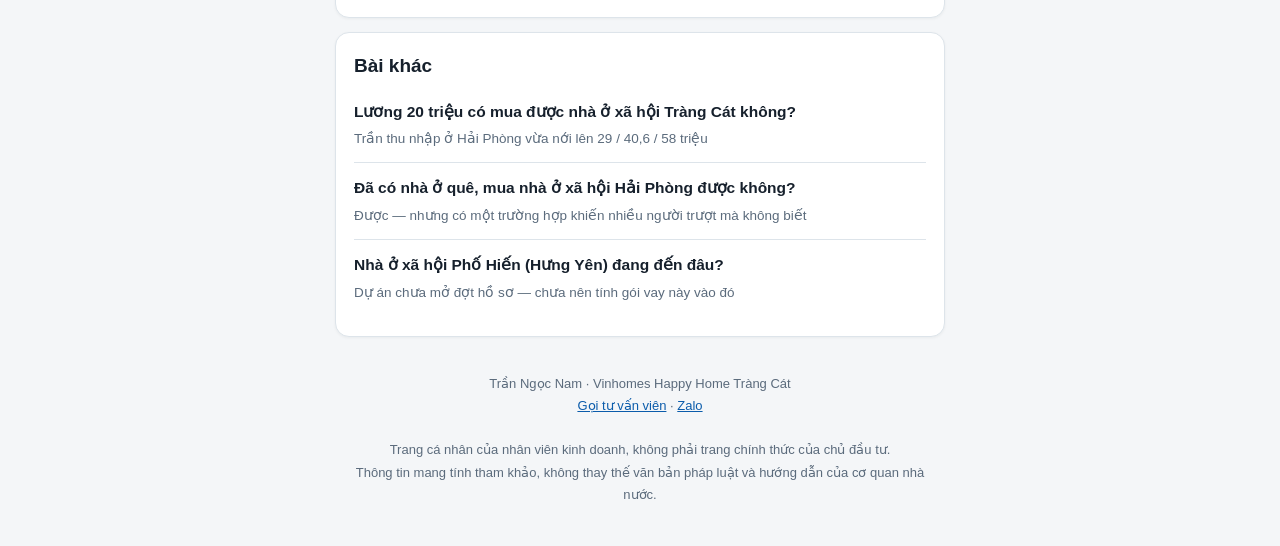
<file: bai-viet/vay-goi-duoi-35-tuoi-han-31-12-2026.html>
<!DOCTYPE html>
<html lang="vi">
<head>
<meta charset="UTF-8">
<meta name="viewport" content="width=device-width, initial-scale=1, viewport-fit=cover">
<title>Vay gói dưới 35 tuổi mua nhà ở xã hội — còn mấy tháng nữa?</title>
<meta name="description" content="Gói vay ưu đãi cho người dưới 35 tuổi mua nhà ở xã hội: 6,5%/năm trong 5 năm đầu, 7,5%/năm trong 10 năm tiếp theo, áp dụng đến hết 31/12/2026. Còn bao nhiêu ngày và cần chuẩn bị gì.">
<meta name="robots" content="index,follow">
<link rel="canonical" href="https://ongchunoxh.com/bai-viet/vay-goi-duoi-35-tuoi-han-31-12-2026.html">
<link rel="stylesheet" href="bai.css">
</head>
<body>

<header>
  <div class="wrap">
    <a class="home" href="/">← Nhà ở xã hội Happy Home — chọn dự án</a>
    <h1>Vay gói dưới 35 tuổi — còn mấy tháng nữa?</h1>
    <p class="meta">Cập nhật 21/08/2026 · Trần Ngọc Nam — Vinhomes Happy Home Tràng Cát</p>
  </div>
</header>

<div class="wrap">

<div class="card">
  <p class="lead">Gói áp dụng đến hết <b>31/12/2026</b>. Tính đến hôm nay còn <b><span id="dem">132</span> ngày</b>.</p>
  <p>Đây không phải chiêu tạo khan hiếm của người bán hàng. Mốc 31/12/2026 nằm trong chính sách, ai cũng tra được, và nó đang đến gần thật.</p>
</div>

<div class="card">
  <h2>Gói này là gì</h2>
  <p>Chính sách vay ưu đãi dành cho <b>người dưới 35 tuổi mua nhà ở xã hội</b>, hiệu lực từ <b>01/7/2026 đến 31/12/2026</b>:</p>
  <div class="scroll">
  <table>
    <tr><th>Giai đoạn</th><th>Lãi suất</th></tr>
    <tr><td>5 năm đầu</td><td class="num">6,5%/năm</td></tr>
    <tr><td>10 năm tiếp theo</td><td class="num">7,5%/năm</td></tr>
  </table>
  </div>
  <p>Cách tính mức 6,5%: <b>thấp hơn 2%/năm</b> so với lãi suất cho vay trung và dài hạn bằng VND bình quân của bốn ngân hàng thương mại nhà nước — Agribank, BIDV, Vietcombank, VietinBank.</p>
  <p><b>Chín ngân hàng đang triển khai:</b> Agribank, BIDV, Vietcombank, VietinBank, TPBank, VPBank, MB, Techcombank, HDBank.</p>
</div>

<div class="card">
  <h2>Trả góp bao nhiêu một tháng</h2>
  <p>Vay tối đa 80% giá trị hợp đồng, tính trả đều hàng tháng trong 25 năm:</p>
  <div class="scroll">
  <table>
    <tr><th>Giá căn</th><th>Vay 80%</th><th>Lãi 6,5%<br><span style="font-weight:400;font-size:13px">5 năm đầu</span></th><th>Lãi 7,5%<br><span style="font-weight:400;font-size:13px">10 năm sau</span></th></tr>
    <tr><td>600 triệu</td><td class="num">480 triệu</td><td class="num">3,24 tr/tháng</td><td class="num">3,55 tr/tháng</td></tr>
    <tr><td>750 triệu</td><td class="num">600 triệu</td><td class="num">4,05 tr/tháng</td><td class="num">4,43 tr/tháng</td></tr>
    <tr><td>1 tỷ</td><td class="num">800 triệu</td><td class="num">5,40 tr/tháng</td><td class="num">5,91 tr/tháng</td></tr>
  </table>
  </div>
  <p class="nguon">Cột 7,5% là con số minh họa nếu giữ nguyên kỳ hạn 25 năm. Số tiền thật của từng giai đoạn do ngân hàng tính lại theo dư nợ còn lại tại thời điểm đó.</p>
</div>

<div class="card">
  <h2>Nói thẳng: có gói còn rẻ hơn</h2>
  <p>Vay tại <b>Ngân hàng Chính sách xã hội</b> năm 2026 là <b>5,4%/năm</b>, mức vay tối đa 80%, thời hạn tối đa 25 năm — thấp hơn cả gói 6,5% dành cho người trẻ.</p>
  <div class="box b-warn">
    <p>Vì sao vẫn nhiều người chọn gói thương mại? Vì hai kênh này khác nhau ở <b>điều kiện xét duyệt và khả năng tiếp cận</b>, không chỉ ở con số lãi suất.</p>
    <p><b>Chưa xác minh:</b> điều kiện xét duyệt chi tiết của từng kênh với khách mua Happy Home Tràng Cát. Tôi đang hỏi lại phía công ty và ngân hàng — ai cần thì nhắn, có câu trả lời tôi gửi lại.</p>
  </div>
  <p>Người bán hàng tử tế không giấu chuyện có gói rẻ hơn. Việc của tôi là đưa cả hai lên bàn để anh/chị chọn, không phải đẩy về phía nào.</p>
</div>

<div class="card">
  <h2><span id="dem2">132</span> ngày nghe thì dài, nhưng không dài</h2>
  <p>Vì trong số đó phải trừ đi:</p>
  <ul>
    <li>Thời gian xin <b>giấy xác nhận thu nhập</b> tại Công an cấp xã/phường nơi đang ở.</li>
    <li>Thời gian xin <b>xác nhận điều kiện nhà ở</b> — cơ quan cấp Giấy chứng nhận quyền sử dụng đất cấp tỉnh, thời hạn 7 ngày.</li>
    <li>Thời gian chờ <b>đợt mở bán tiếp theo</b> của dự án và chờ kết quả bốc thăm.</li>
    <li>Thời gian ngân hàng thẩm định hồ sơ vay.</li>
  </ul>
  <p>Cộng lại, người bắt đầu chuẩn bị vào tháng 11 gần như chắc chắn không kịp. <b>Việc phải làm ngay là gom giấy tờ</b>, chứ không phải đợi đến lúc chọn được căn rồi mới bắt đầu.</p>
  <div class="box b-warn">
    <p><b>Chưa xác minh:</b> mốc 31/12/2026 tính theo ngày <i>ký hợp đồng tín dụng</i> hay ngày <i>giải ngân</i>. Hai cách hiểu này lệch nhau vài tuần và có thể quyết định kịp hay không kịp — đây là câu phải hỏi thẳng ngân hàng, đừng nghe truyền miệng.</p>
  </div>
</div>

<div class="card">
  <h2>Ai thuộc diện gói này</h2>
  <p>Điều kiện đầu tiên là <b>dưới 35 tuổi</b>. Nhưng gói vay chỉ là bước sau — trước đó vẫn phải đủ điều kiện mua nhà ở xã hội:</p>
  <ul>
    <li>Thu nhập trong trần — tại Hải Phòng là <b>29 / 40,6 / 58 triệu/tháng</b> tùy hoàn cảnh. <a href="luong-20-trieu-mua-nha-o-xa-hoi-trang-cat.html">Xem bảng chi tiết</a>.</li>
    <li>Chưa có nhà tại Hải Phòng, hoặc có nhưng dưới 15 m²/người. <a href="da-co-nha-o-que-mua-nha-o-xa-hoi-hai-phong.html">Xem trường hợp có nhà ở quê</a>.</li>
    <li>Chưa từng hưởng chính sách hỗ trợ nhà ở.</li>
  </ul>
  <p>Không đủ ba điều kiện trên thì gói 6,5% cũng không dùng được. Nên soát điều kiện mua trước, tính chuyện vay sau.</p>
</div>

<div class="cta">
  <h2>Còn <span id="dem3">132</span> ngày — soát điều kiện trước đã</h2>
  <p>7 câu hỏi, khoảng 1 phút. Biết ngay đủ hay chưa đủ, thiếu giấy nào và phải xin ở đâu.</p>
  <a class="btn" href="/trang-cat/?nv=nam&amp;n=web">Tự kiểm tra điều kiện ngay →</a>
  <a class="btn ghost" href="https://zalo.me/0879388988" target="_blank" rel="noopener">Nhắn Zalo hỏi trực tiếp</a>
</div>

<div class="card">
  <h2>Căn cứ</h2>
  <p class="nguon">
    <b>Gói dưới 35 tuổi 6,5%/năm 5 năm đầu, 7,5%/năm 10 năm tiếp theo, áp dụng 01/7/2026–31/12/2026</b> — VTC News và Tuổi Trẻ, tra 08/2026.<br>
    <b>Cơ chế thấp hơn 2%/năm so với bình quân 4 ngân hàng thương mại nhà nước</b> — cùng nguồn trên.<br>
    <b>Vay tại Ngân hàng Chính sách xã hội: 5,4%/năm, tối đa 80%, tối đa 25 năm</b> — mức năm 2026.<br>
    <b>Trần thu nhập tại Hải Phòng 29 / 40,6 / 58 triệu</b> — Quyết định 55/2026/QĐ-UBND, hiệu lực 01/8/2026, trên nền Nghị định 136/2026/NĐ-CP.<br>
    <b>Giá bán Happy Home Tràng Cát</b> — VnExpress, 25/12/2025.<br>
    Lãi suất là con số đổi nhanh nhất trong toàn bộ chính sách này. Trước khi ký bất cứ giấy tờ gì, kiểm tra lại với ngân hàng.
  </p>
</div>

<div class="card khac">
  <h2>Bài khác</h2>
  <a href="luong-20-trieu-mua-nha-o-xa-hoi-trang-cat.html">Lương 20 triệu có mua được nhà ở xã hội Tràng Cát không?<span>Trần thu nhập ở Hải Phòng vừa nới lên 29 / 40,6 / 58 triệu</span></a>
  <a href="da-co-nha-o-que-mua-nha-o-xa-hoi-hai-phong.html">Đã có nhà ở quê, mua nhà ở xã hội Hải Phòng được không?<span>Được — nhưng có một trường hợp khiến nhiều người trượt mà không biết</span></a>
  <a href="nha-o-xa-hoi-pho-hien-hung-yen.html">Nhà ở xã hội Phố Hiến (Hưng Yên) đang đến đâu?<span>Dự án chưa mở đợt hồ sơ — chưa nên tính gói vay này vào đó</span></a>
</div>

<footer>
  Trần Ngọc Nam · Vinhomes Happy Home Tràng Cát<br>
  <a href="tel:0879388988">Gọi tư vấn viên</a> · <a href="https://zalo.me/0879388988" target="_blank" rel="noopener">Zalo</a><br><br>
  Trang cá nhân của nhân viên kinh doanh, không phải trang chính thức của chủ đầu tư.<br>
  Thông tin mang tính tham khảo, không thay thế văn bản pháp luật và hướng dẫn của cơ quan nhà nước.
</footer>

</div>

<script>
/* Đếm ngược tới hết 31/12/2026 — để bài không bị cũ số ngày */
(function(){
  var het = new Date(2026, 11, 31, 23, 59, 59);
  var con = Math.ceil((het - new Date()) / 86400000);
  var txt = con > 0 ? String(con) : '0';
  ['dem','dem2','dem3'].forEach(function(id){
    var e = document.getElementById(id);
    if (e) e.textContent = txt;
  });
  if (con <= 0) {
    var c = document.querySelector('.card');
    if (c) c.insertAdjacentHTML('beforeend',
      '<div class="box b-bad"><p><b>Gói này đã hết hạn 31/12/2026.</b> Bài viết giữ lại để tham chiếu. Chính sách mới có thể đã thay thế — hỏi lại trước khi làm hồ sơ.</p></div>');
  }
})();
</script>
</body>
</html>
</file>
<file: tu-kiem-tra.css>
:root{
    --bg:#f4f6f8; --card:#fff; --ink:#16202c; --mute:#5b6b7c; --line:#dde4ea;
    --brand:#0b5cab; --brand-d:#084584; --ok:#0f8a4c; --okbg:#e8f6ee;
    --warn:#a06a00; --warnbg:#fdf3e0; --bad:#c02626; --badbg:#fcecec;
    --r:14px;
  }
  *{box-sizing:border-box;-webkit-tap-highlight-color:transparent}
  body{margin:0;background:var(--bg);color:var(--ink);
    font:16px/1.6 -apple-system,BlinkMacSystemFont,"Segoe UI",Roboto,"Helvetica Neue",Arial,sans-serif;
    padding:0 0 48px}
  .wrap{max-width:620px;margin:0 auto;padding:0 14px}

  header{background:linear-gradient(160deg,var(--brand),var(--brand-d));color:#fff;padding:22px 0 26px;margin-bottom:-18px}
  header h1{margin:0 0 6px;font-size:21px;line-height:1.3;font-weight:700}
  header p{margin:0;font-size:14px;opacity:.9}
  /* Dat o CUOI trang, khong phai trong header — nen dung nen sang */
  .disclaimer{margin-top:24px;background:#eef1f4;border:1px solid var(--line);color:var(--mute);
    border-radius:10px;padding:11px 13px;font-size:12.5px;line-height:1.6}
  .disclaimer b{color:var(--ink)}

  /* Loi moi goi/nhan Zalo, hien o MOI cau hoi — khach bi tac la goi duoc ngay */
  .hoingay{margin-top:12px;display:flex;flex-wrap:wrap;align-items:center;gap:9px;
    background:#eff5fc;border:1px solid #d3e2f3;border-radius:12px;padding:11px 13px;
    font-size:13.5px;line-height:1.45;color:var(--mute)}
  .hoingay b{color:var(--ink)}
  .hoingay .lk{margin-left:auto;display:flex;gap:8px;flex-wrap:wrap}
  .hoingay a{display:inline-block;text-decoration:none;font-weight:700;font-size:13.5px;
    padding:8px 13px;border-radius:9px;border:1.5px solid var(--brand);
    color:var(--brand);background:#fff;white-space:nowrap}
  .hoingay a:active{background:var(--brand);color:#fff}
  @media(max-width:430px){
    .hoingay{gap:8px}
    .hoingay .lk{margin-left:0;width:100%}
    .hoingay a{flex:1 1 45%;text-align:center}
  }

  .bar{height:5px;background:var(--line);border-radius:99px;overflow:hidden;margin:26px 0 16px}
  .bar i{display:block;height:100%;background:var(--brand);width:0;transition:width .3s ease}
  .stepno{font-size:12.5px;color:var(--mute);letter-spacing:.03em;text-transform:uppercase;margin-bottom:8px}

  .card{background:var(--card);border:1px solid var(--line);border-radius:var(--r);padding:18px;
    box-shadow:0 1px 3px rgba(16,32,48,.05)}
  h2{margin:0 0 6px;font-size:18.5px;line-height:1.35}
  .hint{margin:0 0 15px;font-size:13.5px;color:var(--mute)}

  .opt{display:block;width:100%;text-align:left;background:#fbfcfd;border:1.5px solid var(--line);
    border-radius:11px;padding:13px 14px;margin-bottom:9px;font:inherit;font-size:15.5px;color:var(--ink);cursor:pointer}
  .opt:hover{border-color:#b9c9d8;background:#f7fafc}
  .opt.sel{border-color:var(--brand);background:#eef5fc;font-weight:600}
  .opt small{display:block;font-weight:400;font-size:12.5px;color:var(--mute);margin-top:3px;line-height:1.45}

  label.fl{display:block;font-size:14px;font-weight:600;margin:0 0 6px}
  input[type=number],input[type=text],input[type=tel]{width:100%;padding:12px 13px;font:inherit;
    border:1.5px solid var(--line);border-radius:10px;background:#fbfcfd}
  input:focus{outline:none;border-color:var(--brand);background:#fff}
  .unit{display:flex;align-items:center;gap:9px}
  .unit span{font-size:14px;color:var(--mute);white-space:nowrap}

  .nav{display:flex;gap:9px;margin-top:16px}
  button.go{flex:1;background:var(--brand);color:#fff;border:0;border-radius:11px;padding:14px;
    font:inherit;font-weight:700;font-size:16px;cursor:pointer}
  button.go:disabled{background:#a9bccd;cursor:not-allowed}
  button.back{background:#fff;color:var(--mute);border:1.5px solid var(--line);border-radius:11px;
    padding:14px 18px;font:inherit;cursor:pointer}

  .verdict{border-radius:var(--r);padding:18px;margin-bottom:14px;border:1.5px solid}
  .verdict h2{font-size:20px;margin:0 0 5px}
  .verdict p{margin:0;font-size:14.5px}
  .v-ok{background:var(--okbg);border-color:#b6e0c8;color:#0a5c33}
  .v-warn{background:var(--warnbg);border-color:#f0d9a8;color:#6d4800}
  .v-bad{background:var(--badbg);border-color:#f2c2c2;color:#8f1a1a}

  ul.checks{list-style:none;padding:0;margin:0}
  ul.checks li{display:flex;gap:10px;padding:11px 0;border-bottom:1px solid var(--line);font-size:14.5px;line-height:1.55}
  ul.checks li:last-child{border-bottom:0}
  ul.checks b{font-weight:700}
  .ic{flex:0 0 20px;font-size:16px;line-height:1.4}
  .sub{display:block;color:var(--mute);font-size:13px;margin-top:2px}

  .money{background:#f0f5fa;border:1px solid #d4e2ef;border-radius:11px;padding:14px;margin-top:6px}
  .money table{width:100%;border-collapse:collapse;font-size:14.5px}
  .money td{padding:6px 0}
  .money td:last-child{text-align:right;font-weight:700;white-space:nowrap}
  .money .big{font-size:19px;color:var(--brand-d)}

  .note{font-size:13px;color:var(--mute);line-height:1.6;margin-top:12px;
    background:#fafbfc;border-left:3px solid var(--line);padding:9px 12px;border-radius:0 8px 8px 0}

  .consent{display:flex;gap:10px;align-items:flex-start;font-size:12.8px;line-height:1.6;
    color:var(--mute);margin:14px 0 12px}
  .consent input{flex:0 0 19px;width:19px;height:19px;margin-top:2px;accent-color:var(--brand)}

  h3.sec{font-size:15px;margin:22px 0 10px;letter-spacing:.02em;text-transform:uppercase;color:var(--mute)}
  footer{margin-top:26px;font-size:12px;color:var(--mute);line-height:1.7}
  footer a{color:var(--brand)}
  .tag{display:inline-block;font-size:11px;padding:2px 7px;border-radius:99px;
    background:#eef2f6;color:var(--mute);margin-left:5px;vertical-align:middle}
  .hide{display:none}

  /* ── Trang chủ: mục lục dự án + bài viết ─────────────────────── */
  .trangchu{padding-top:34px}          /* header thụt lên -18px, bù lại cho thoáng */
  .khoi{margin-top:28px}
  .khoi:first-child{margin-top:0}
  .khoi > h2{font-size:14px;margin:0 0 12px;letter-spacing:.03em;
    text-transform:uppercase;color:var(--mute);font-weight:700}

  a.da{display:block;text-decoration:none;color:var(--ink);background:var(--card);
    border:1px solid var(--line);border-radius:var(--r);padding:16px 17px;margin-bottom:11px;
    box-shadow:0 1px 3px rgba(16,32,48,.05)}
  a.da:hover{border-color:var(--brand);box-shadow:0 2px 10px rgba(11,92,171,.10)}
  a.da b{display:block;font-size:18px;line-height:1.3;margin:10px 0 3px}
  a.da .noi{display:block;font-size:13.5px;color:var(--mute)}
  a.da .gia{display:block;font-size:14px;margin-top:10px;line-height:1.5}
  a.da .ng{font-size:12.5px;color:var(--mute);font-weight:400}
  a.da span.ng{display:block;margin-top:4px;line-height:1.5}
  a.da .di{display:inline-block;margin-top:13px;font-weight:700;font-size:14.5px;color:var(--brand)}

  .tt{display:inline-block;font-size:11.5px;font-weight:700;letter-spacing:.02em;
    padding:3px 9px;border-radius:99px}
  .tt-mo{background:var(--okbg);color:#0a5c33}
  .tt-cho{background:#eef2f6;color:var(--mute)}

  a.bv{display:block;text-decoration:none;color:var(--ink);background:var(--card);
    border:1px solid var(--line);border-radius:11px;padding:13px 15px;margin-bottom:9px}
  a.bv:hover{border-color:#b9c9d8}
  a.bv b{display:block;font-size:15.5px;line-height:1.4;color:var(--brand-d)}
  a.bv span{display:block;font-size:13px;color:var(--mute);margin-top:4px;line-height:1.55}
  .xemhet{display:inline-block;font-size:14px;font-weight:600;color:var(--brand);text-decoration:none}

  .lienhe{margin-top:28px;display:flex;gap:9px;flex-wrap:wrap}
  .lienhe a{flex:1 1 45%;text-align:center;text-decoration:none;background:var(--brand);
    color:#fff;border-radius:11px;padding:14px;font-weight:700;font-size:15.5px}
  .lienhe a:active{background:var(--brand-d)}
</file>
<file: bai-viet/bai.css>
:root{
  --bg:#f4f6f8; --card:#fff; --ink:#16202c; --mute:#5b6b7c; --line:#dde4ea;
  --brand:#0b5cab; --brand-d:#084584; --ok:#0f8a4c; --okbg:#e8f6ee;
  --warn:#a06a00; --warnbg:#fdf3e0; --bad:#c02626; --badbg:#fcecec; --r:14px;
}
*{box-sizing:border-box;-webkit-tap-highlight-color:transparent}
body{margin:0;background:var(--bg);color:var(--ink);
  font:16.5px/1.72 -apple-system,BlinkMacSystemFont,"Segoe UI",Roboto,"Helvetica Neue",Arial,sans-serif;
  padding:0 0 40px}
.wrap{max-width:640px;margin:0 auto;padding:0 15px}
header{background:linear-gradient(160deg,var(--brand),var(--brand-d));color:#fff;padding:16px 0 30px;margin-bottom:-20px}
header a.home{color:#fff;opacity:.85;text-decoration:none;font-size:13.5px}
header a.home:hover{opacity:1}
h1{margin:14px 0 8px;font-size:24px;line-height:1.28;font-weight:700;color:#fff}
header .meta{margin:0;font-size:13px;opacity:.85}
.card{background:var(--card);border:1px solid var(--line);border-radius:var(--r);padding:20px 18px;
  box-shadow:0 1px 3px rgba(16,32,48,.05);margin-bottom:14px}
.lead{font-size:17.5px;font-weight:600;line-height:1.6;margin:0 0 14px}
h2{font-size:19px;line-height:1.35;margin:26px 0 8px}
h2:first-child{margin-top:0}
h3{font-size:16.5px;margin:20px 0 6px}
p{margin:0 0 13px}
ul,ol{margin:0 0 13px;padding-left:21px}
li{margin-bottom:6px}
b,strong{font-weight:700}
a{color:var(--brand)}
.box{border-radius:11px;padding:14px 15px;margin:16px 0;border:1.5px solid;font-size:15.5px;line-height:1.62}
.box p:last-child,.box ul:last-child{margin-bottom:0}
.b-ok{background:var(--okbg);border-color:#b6e0c8;color:#0a5c33}
.b-warn{background:var(--warnbg);border-color:#f0d9a8;color:#7a5100}
.b-bad{background:var(--badbg);border-color:#f2c4c4;color:#8f1c1c}
table{width:100%;border-collapse:collapse;margin:14px 0;font-size:15px}
th,td{border:1px solid var(--line);padding:9px 11px;text-align:left;vertical-align:top}
th{background:#f0f4f8;font-weight:700;font-size:14px}
td.num{white-space:nowrap;font-weight:700}
.scroll{overflow-x:auto;-webkit-overflow-scrolling:touch}
.cta{background:linear-gradient(160deg,var(--brand),var(--brand-d));color:#fff;border-radius:var(--r);padding:20px 18px;margin-bottom:14px}
.cta h2{color:#fff;margin:0 0 6px;font-size:19px}
.cta p{color:#fff;opacity:.92;font-size:15px;margin:0 0 14px}
.btn{display:block;background:#fff;color:var(--brand-d);text-align:center;text-decoration:none;
  font-weight:700;font-size:16.5px;border-radius:11px;padding:15px;margin-bottom:9px}
.btn.ghost{background:rgba(255,255,255,.14);color:#fff;border:1.5px solid rgba(255,255,255,.4);font-weight:600;font-size:15.5px}
.nguon{font-size:13.5px;color:var(--mute);line-height:1.65}
.nguon b{color:var(--ink)}
.khac a{display:block;padding:12px 0;border-bottom:1px solid var(--line);text-decoration:none;color:var(--ink);font-weight:600;font-size:15.5px}
.khac a:last-child{border-bottom:0}
.khac a span{display:block;font-weight:400;font-size:13.5px;color:var(--mute);margin-top:2px}
footer{text-align:center;font-size:13px;color:var(--mute);padding:22px 15px 0;line-height:1.7}
</file>
